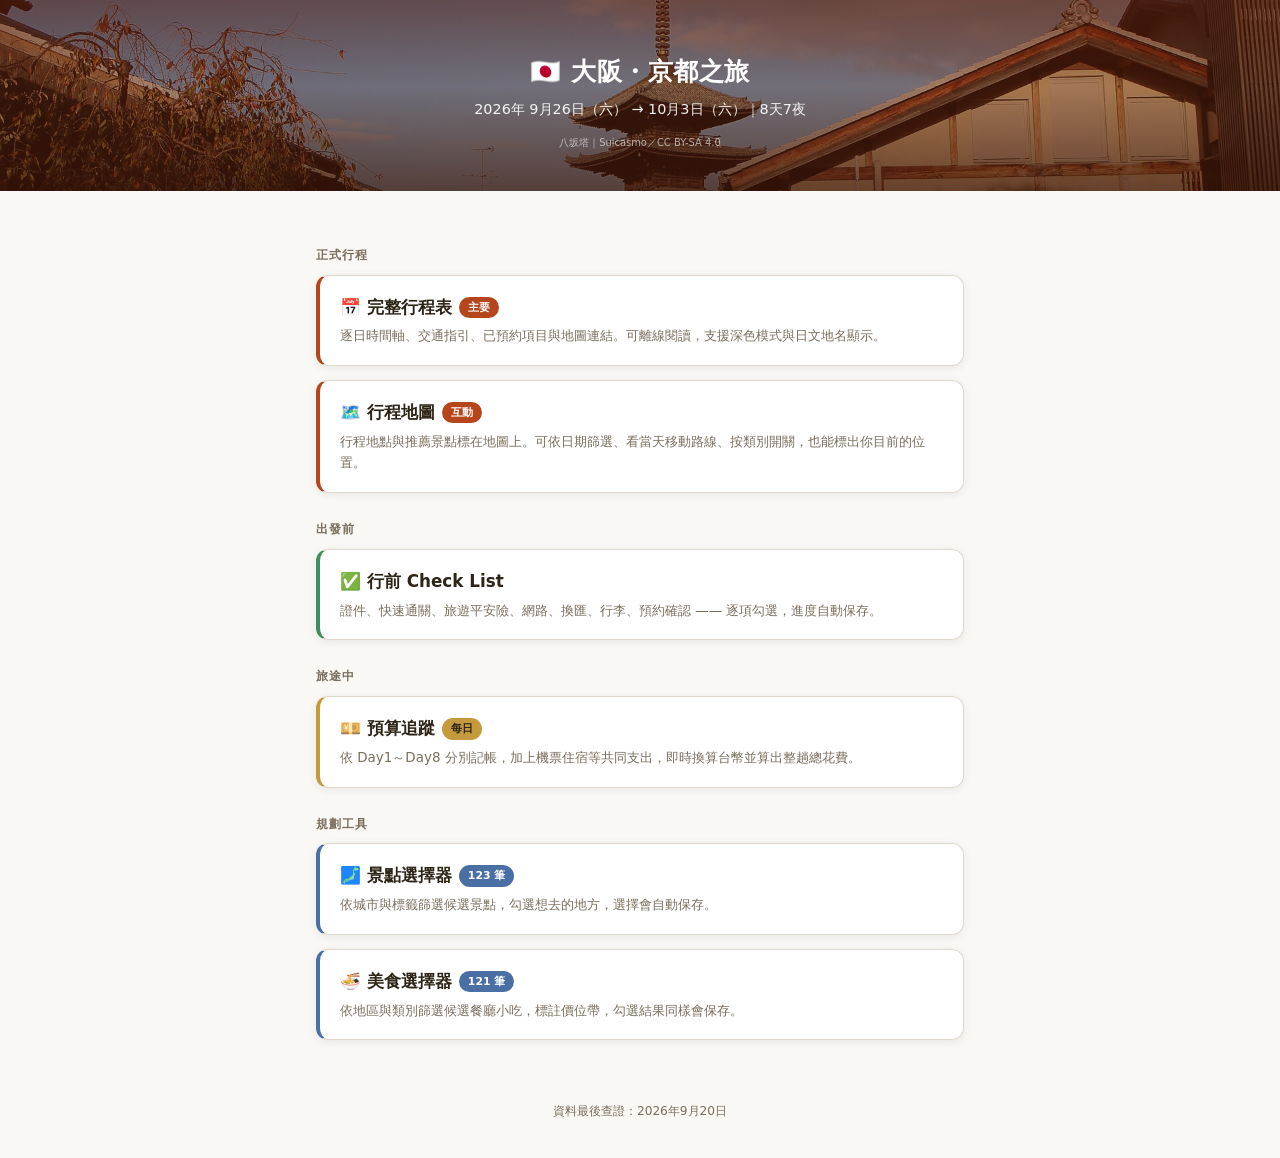
<file: docs/index.html>
<!DOCTYPE html>
<html lang="zh-TW">
<head>
<meta charset="UTF-8">
<meta name="viewport" content="width=device-width, initial-scale=1.0">
<title>大阪・京都之旅 2026</title>
<meta name="description" content="2026年9月26日至10月3日 關西 8天7夜 — 行程表與規劃工具入口">
<meta name="theme-color" content="#B5451B">
<style>
:root {
  --primary: #B5451B;
  --primary-dark: #8C2E0A;
  --primary-light: #D4652F;
  --secondary: #4A6FA5;
  --accent: #C49A3C;
  --bg: #FAF8F5;
  --surface: #FFFFFF;
  --text: #2C2416;
  --muted: #7A6E5D;
  --border: #E0D8CC;
  --shadow: 0 2px 8px rgba(44,36,22,0.08);
  --font: 'Noto Sans TC', 'PingFang TC', 'Hiragino Sans', 'Microsoft JhengHei',
          'Yu Gothic UI', system-ui, -apple-system, sans-serif;
}

@media (prefers-color-scheme: dark) {
  :root:not([data-theme="light"]) {
    --primary: #E8825A;
    --primary-dark: #C4603A;
    --primary-light: #F0A181;
    --secondary: #8FB3DE;
    --accent: #D9B463;
    --bg: #17140F;
    --surface: #221E17;
    --text: #EDE6DA;
    --muted: #A69A88;
    --border: #3A332A;
    --shadow: 0 2px 8px rgba(0,0,0,0.5);
  }
}

*, *::before, *::after { box-sizing: border-box; margin: 0; padding: 0; }

body {
  font-family: var(--font);
  background: var(--bg);
  color: var(--text);
  line-height: 1.6;
  -webkit-font-smoothing: antialiased;
}

header {
  position: relative;
  isolation: isolate;
  overflow: hidden;
  /* 照片未載入／離線時的備援底色 */
  background: linear-gradient(135deg, var(--primary-dark), var(--primary) 55%, var(--primary-light));
  color: #fff;
  text-align: center;
  padding: 52px 16px 40px;
}

header .hero-img {
  position: absolute;
  inset: 0;
  width: 100%;
  height: 100%;
  object-fit: cover;
  object-position: center 38%;
  z-index: -2;
  opacity: 0;
  transition: opacity 0.5s ease;
}

header .hero-img.is-loaded { opacity: 1; }

header::before {
  content: '';
  position: absolute;
  inset: 0;
  z-index: -1;
  background: linear-gradient(180deg,
    rgba(90, 30, 10, 0.70) 0%,
    rgba(90, 30, 10, 0.52) 45%,
    rgba(60, 20, 8, 0.78) 100%);
}

header h1 { font-size: 1.55rem; font-weight: 800; letter-spacing: 0.5px; }
header p  { font-size: 0.9rem; opacity: 0.92; margin-top: 6px; }

header .hero-credit {
  display: block;
  margin-top: 14px;
  font-size: 0.62rem;
  color: rgba(255,255,255,0.62);
  text-decoration: none;
}

header .hero-credit:hover { color: rgba(255,255,255,0.92); text-decoration: underline; }

main { max-width: 680px; margin: 0 auto; padding: 28px 16px 48px; }

.card {
  display: block;
  background: var(--surface);
  border: 1px solid var(--border);
  border-left: 4px solid var(--primary);
  border-radius: 12px;
  padding: 18px 20px;
  margin-bottom: 14px;
  box-shadow: var(--shadow);
  color: inherit;
  text-decoration: none;
  transition: transform 0.15s, border-left-color 0.15s;
}

.card:hover { transform: translateY(-2px); border-left-color: var(--accent); }
.card.is-tool   { border-left-color: var(--secondary); }
.card.is-check  { border-left-color: #3F8F5E; }
.card.is-budget { border-left-color: var(--accent); }
.card h2 { font-size: 1.05rem; font-weight: 700; margin-bottom: 5px; }
.card p  { font-size: 0.84rem; color: var(--muted); }

.badge {
  display: inline-block;
  font-size: 0.68rem;
  font-weight: 600;
  padding: 2px 9px;
  border-radius: 20px;
  background: var(--primary);
  color: #fff;
  margin-left: 7px;
  vertical-align: 2px;
}

.badge.tool   { background: var(--secondary); }
.badge.budget { background: var(--accent); color: #2C2416; }

h3.group {
  font-size: 0.78rem;
  font-weight: 700;
  text-transform: uppercase;
  letter-spacing: 1px;
  color: var(--muted);
  margin: 26px 0 10px;
}

footer {
  text-align: center;
  font-size: 0.76rem;
  color: var(--muted);
  padding: 0 16px 36px;
}
</style>
</head>
<body>

<header data-hero>
  <h1>🇯🇵 大阪・京都之旅</h1>
  <p>2026年 9月26日（六） → 10月3日（六）｜8天7夜</p>
</header>

<main>
  <h3 class="group">正式行程</h3>

  <a class="card" href="final/index.html">
    <h2>📅 完整行程表<span class="badge">主要</span></h2>
    <p>逐日時間軸、交通指引、已預約項目與地圖連結。可離線閱讀，支援深色模式與日文地名顯示。</p>
  </a>

  <a class="card" href="map/index.html">
    <h2>🗺️ 行程地圖<span class="badge">互動</span></h2>
    <p>行程地點與推薦景點標在地圖上。可依日期篩選、看當天移動路線、按類別開關，也能標出你目前的位置。</p>
  </a>

  <h3 class="group">出發前</h3>

  <a class="card is-check" href="checklist/index.html">
    <h2>✅ 行前 Check List</h2>
    <p>證件、快速通關、旅遊平安險、網路、換匯、行李、預約確認 —— 逐項勾選，進度自動保存。</p>
  </a>

  <h3 class="group">旅途中</h3>

  <a class="card is-budget" href="budget/index.html">
    <h2>💴 預算追蹤<span class="badge budget">每日</span></h2>
    <p>依 Day1～Day8 分別記帳，加上機票住宿等共同支出，即時換算台幣並算出整趟總花費。</p>
  </a>

  <h3 class="group">規劃工具</h3>

  <a class="card is-tool" href="selector/attractions.html">
    <h2>🗾 景點選擇器<span class="badge tool">123 筆</span></h2>
    <p>依城市與標籤篩選候選景點，勾選想去的地方，選擇會自動保存。</p>
  </a>

  <a class="card is-tool" href="selector/foods.html">
    <h2>🍜 美食選擇器<span class="badge tool">121 筆</span></h2>
    <p>依地區與類別篩選候選餐廳小吃，標註價位帶，勾選結果同樣會保存。</p>
  </a>

</main>

<footer>
  <p>資料最後查證：2026年9月20日</p>
</footer>

<script src="assets/hero/hero.js"></script>
<script>
  // 隨機挑一張關西風景照當頁首底圖
  if (window.applyHero) window.applyHero('assets/hero/');
</script>

</body>
</html>
</file>
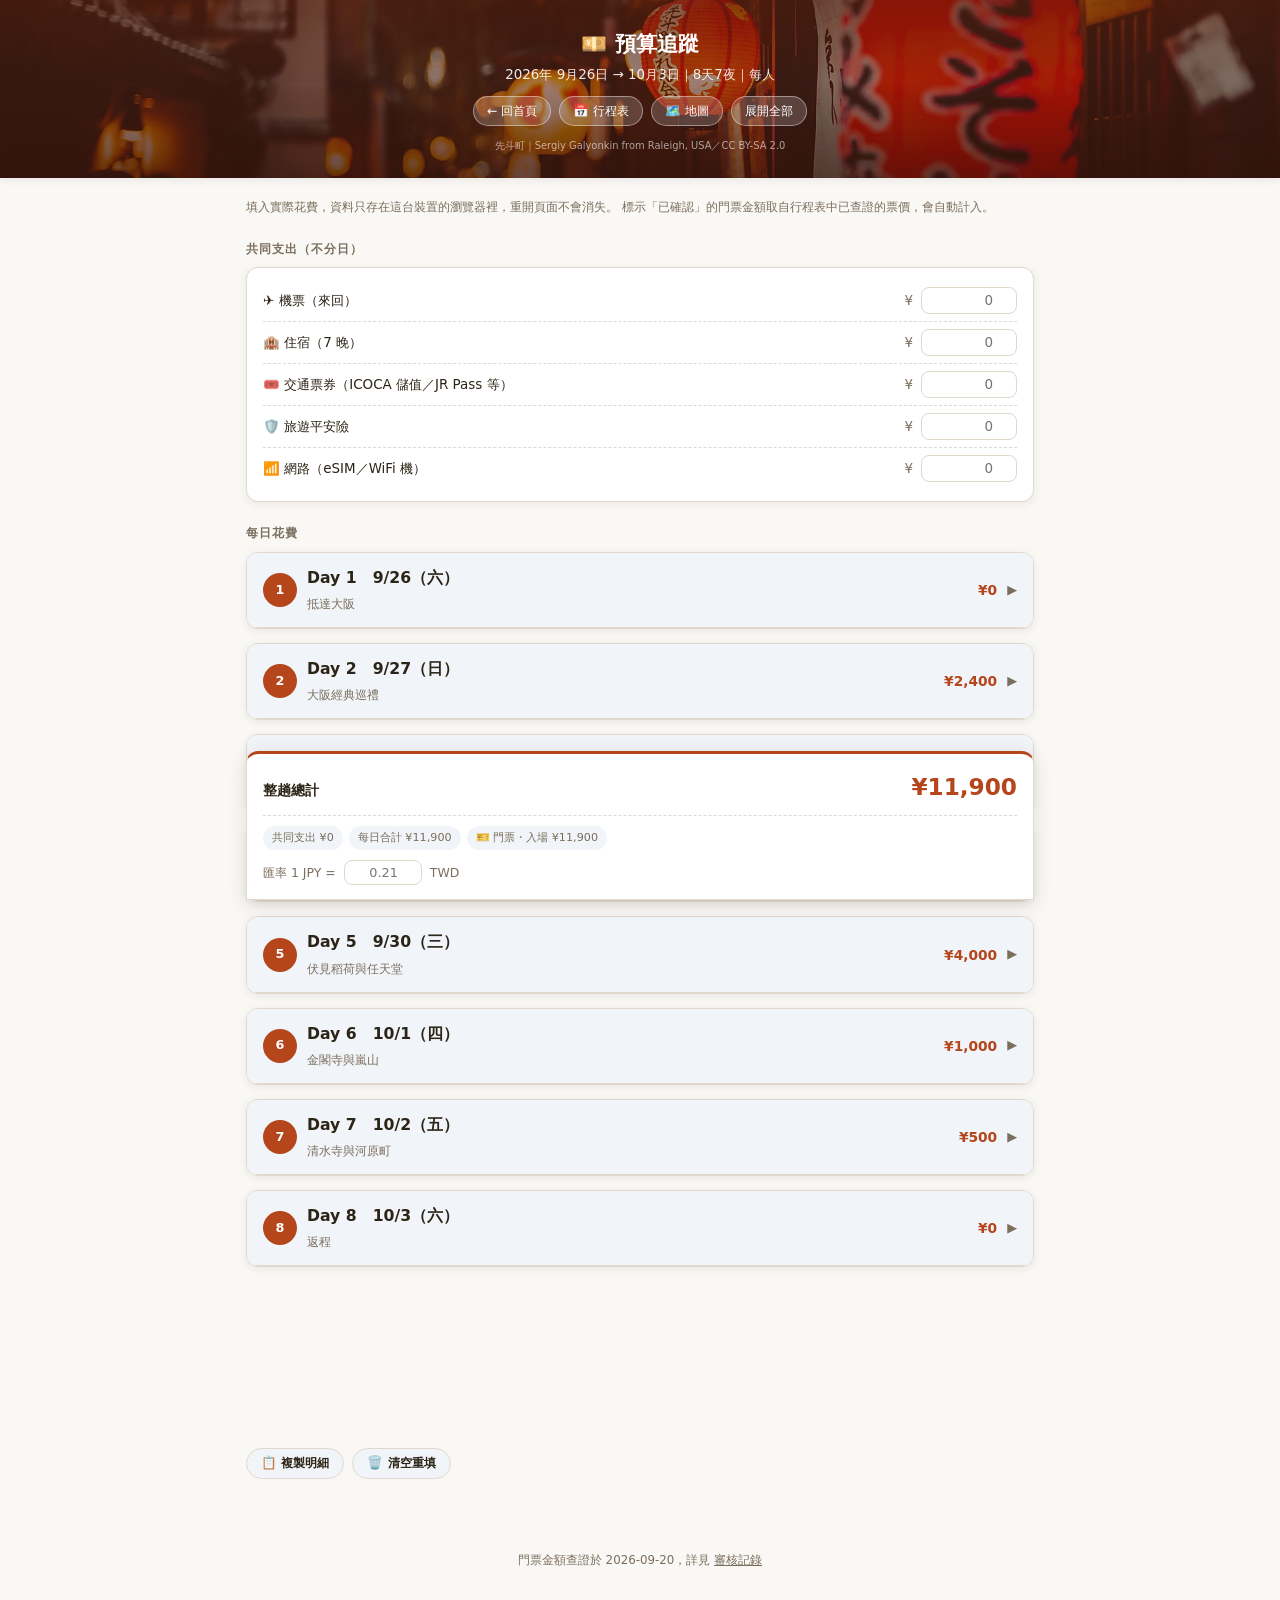
<file: docs/budget/index.html>
<!DOCTYPE html>
<html lang="zh-TW">
<head>
<meta charset="UTF-8">
<meta name="viewport" content="width=device-width, initial-scale=1.0">
<title>預算追蹤｜大阪・京都之旅 2026</title>
<meta name="description" content="關西 8天7夜每日花費記帳與總預算換算">
<meta name="theme-color" content="#B5451B">
<link rel="stylesheet" href="../assets/base.css">
<style>
/* === 每日面板 === */
.day-panel .panel-head { cursor: pointer; user-select: none; }
.day-panel .panel-head .caret { color: var(--muted); font-size: 0.8rem; transition: transform 0.2s; }
.day-panel.open .panel-head .caret { transform: rotate(90deg); }
.day-panel .panel-body { display: none; }
.day-panel.open .panel-body { display: block; }

.day-badge {
  width: 34px; height: 34px;
  border-radius: 50%;
  background: var(--primary);
  color: #fff;
  display: flex; align-items: center; justify-content: center;
  font-size: 0.8rem; font-weight: 800;
  flex-shrink: 0;
}

.day-sum { font-size: 0.86rem; font-weight: 700; color: var(--primary); white-space: nowrap; }

/* === 金額列 === */
.row {
  display: flex;
  align-items: center;
  gap: 8px;
  padding: 7px 0;
  border-bottom: 1px dashed var(--border);
  font-size: 0.84rem;
}

.row:last-child { border-bottom: none; }
.row .label { flex: 1; min-width: 0; }
.row .label small { display: block; color: var(--muted); font-size: 0.72rem; line-height: 1.45; }
.row .yen { color: var(--muted); }

.row input[type="number"] {
  width: 96px;
  padding: 5px 8px;
  border: 1px solid var(--border);
  border-radius: var(--radius-sm);
  background: var(--surface);
  color: var(--text);
  font-family: var(--font);
  font-size: 0.84rem;
  text-align: right;
}

.row input[type="number"]:focus {
  outline: none;
  border-color: var(--primary);
}

.row.fixed .amount {
  width: 96px;
  text-align: right;
  font-weight: 600;
  color: var(--muted);
  font-size: 0.84rem;
}

/* === 總計 === */
.total-card {
  position: sticky;
  bottom: 0;
  background: var(--surface);
  border: 1px solid var(--border);
  border-top: 3px solid var(--primary);
  border-radius: var(--radius) var(--radius) 0 0;
  box-shadow: var(--shadow-lg);
  padding: 14px 16px;
  margin-top: 18px;
  z-index: 10;
}

.total-row {
  display: flex;
  justify-content: space-between;
  align-items: baseline;
  gap: 12px;
}

.total-row .t-label { font-size: 0.86rem; font-weight: 700; }
.total-row .t-jpy { font-size: 1.45rem; font-weight: 800; color: var(--primary); }
.total-row .t-twd { font-size: 0.8rem; color: var(--muted); }

.breakdown {
  display: flex;
  flex-wrap: wrap;
  gap: 6px;
  margin-top: 10px;
  padding-top: 10px;
  border-top: 1px dashed var(--border);
}

.breakdown span {
  font-size: 0.7rem;
  padding: 3px 9px;
  border-radius: 20px;
  background: var(--surface-alt);
  color: var(--muted);
  white-space: nowrap;
}

.rate-row {
  display: flex;
  align-items: center;
  gap: 8px;
  font-size: 0.78rem;
  color: var(--muted);
  margin-top: 10px;
}

.rate-row input {
  width: 78px;
  padding: 4px 8px;
  border: 1px solid var(--border);
  border-radius: var(--radius-sm);
  background: var(--surface);
  color: var(--text);
  font-family: var(--font);
  font-size: 0.8rem;
  text-align: right;
}
</style>
</head>
<body>

<header class="site-header" data-hero>
  <div class="container">
    <h1>💴 預算追蹤</h1>
    <p class="sub">2026年 9月26日 → 10月3日｜8天7夜｜每人</p>
    <div class="toolbar">
      <a class="tb-link" href="../index.html">← 回首頁</a>
      <a class="tb-link" href="../final/index.html">📅 行程表</a>
      <a class="tb-link" href="../map/index.html">🗺️ 地圖</a>
      <button type="button" id="expandBtn" onclick="toggleAll()">展開全部</button>
    </div>
  </div>
</header>

<main>
  <div class="container">

    <p class="hint">
      填入實際花費，資料只存在這台裝置的瀏覽器裡，重開頁面不會消失。
      標示「已確認」的門票金額取自行程表中已查證的票價，會自動計入。
    </p>

    <h3 class="section-title">共同支出（不分日）</h3>
    <div class="panel">
      <div class="panel-body" id="sharedBody"></div>
    </div>

    <h3 class="section-title">每日花費</h3>
    <div id="days"></div>

    <div class="total-card">
      <div class="total-row">
        <span class="t-label">整趟總計</span>
        <span>
          <span class="t-jpy" id="grandJpy">¥0</span>
          <span class="t-twd" id="grandTwd"></span>
        </span>
      </div>
      <div class="breakdown" id="breakdown"></div>
      <div class="rate-row">
        <span>匯率 1 JPY =</span>
        <input type="number" id="rate" min="0" step="0.001" placeholder="0.21">
        <span>TWD</span>
      </div>
    </div>

    <div class="btn-row">
      <button class="btn" type="button" onclick="copySummary()" id="copyBtn">📋 複製明細</button>
      <button class="btn" type="button" onclick="resetAll()">🗑️ 清空重填</button>
    </div>

  </div>
</main>

<footer class="site-footer">
  <p>門票金額查證於 2026-09-20，詳見 <a href="https://github.com/threshadow98171314/osaka-kyoto-trip/blob/main/audit/records/2026-09-20.md" target="_blank" rel="noopener">審核記錄</a></p>
</footer>

<script src="../assets/hero/hero.js"></script>
<script>
(function () {
  'use strict';

  /* localStorage 在無痕視窗／封鎖 cookie 時會丟例外，全部包起來 */
  var store = {
    get: function (k, d) { try { var v = localStorage.getItem(k); return v === null ? d : v; } catch (e) { return d; } },
    set: function (k, v) { try { localStorage.setItem(k, v); } catch (e) {} },
    del: function (k) { try { localStorage.removeItem(k); } catch (e) {} }
  };

  var CATS = [
    { key: 'transport', label: '🚇 交通' },
    { key: 'food',      label: '🍽️ 餐飲' },
    { key: 'ticket',    label: '🎫 門票・入場' },
    { key: 'shopping',  label: '🛍️ 購物' },
    { key: 'other',     label: '➕ 其他' },
  ];

  var SHARED = [
    { key: 'flight', label: '✈️ 機票（來回）' },
    { key: 'hotel',  label: '🏨 住宿（7 晚）' },
    { key: 'pass',   label: '🎟️ 交通票券（ICOCA 儲值／JR Pass 等）' },
    { key: 'insure', label: '🛡️ 旅遊平安險' },
    { key: 'esim',   label: '📶 網路（eSIM／WiFi 機）' },
  ];

  /* 行程表中已查證的固定門票（每人・日圓），合計 ¥11,900 */
  var DAYS = [
    { n: 1, date: '9/26（六）', title: '抵達大阪', fixed: [] },
    { n: 2, date: '9/27（日）', title: '大阪經典巡禮', fixed: [
        { name: '大阪城天守閣（含豐臣石垣館）', amount: 1200 },
        { name: '大阪城 西之丸庭園', amount: 200 },
        { name: 'なにわの湯（週日價）', amount: 1000 } ] },
    { n: 3, date: '9/28（一）', title: '姬路城與神戶牛', fixed: [
        { name: '姬路城（2026/3 起調漲）', amount: 2500 } ] },
    { n: 4, date: '9/29（二）', title: '奈良與 teamLab', fixed: [
        { name: '東大寺大佛殿', amount: 800 },
        { name: '春日大社 御本殿特別參拜', amount: 700 } ] },
    { n: 5, date: '9/30（三）', title: '伏見稻荷與任天堂', fixed: [
        { name: '平等院（庭園＋鳳翔館）', amount: 700 },
        { name: '任天堂博物館', amount: 3300 } ] },
    { n: 6, date: '10/1（四）', title: '金閣寺與嵐山', fixed: [
        { name: '金閣寺', amount: 500 },
        { name: '天龍寺 庭園', amount: 500 } ] },
    { n: 7, date: '10/2（五）', title: '清水寺與河原町', fixed: [
        { name: '清水寺', amount: 500 } ] },
    { n: 8, date: '10/3（六）', title: '返程', fixed: [] },
  ];

  var $ = function (s, r) { return (r || document).querySelector(s); };
  var yen = function (n) { return '¥' + Math.round(n).toLocaleString('zh-TW'); };

  function val(id) {
    var el = document.getElementById(id);
    if (!el) return 0;
    var v = parseFloat(el.value);
    return (isFinite(v) && v > 0) ? v : 0;
  }

  function fixedTotal(day) {
    return day.fixed.reduce(function (s, f) { return s + f.amount; }, 0);
  }

  /* ---------- 建立畫面 ---------- */
  function amountRow(id, label, sub) {
    return '<div class="row">'
      + '<span class="label">' + label + (sub ? '<small>' + sub + '</small>' : '') + '</span>'
      + '<span class="yen">¥</span>'
      + '<input type="number" id="' + id + '" min="0" step="100" placeholder="0" inputmode="numeric">'
      + '</div>';
  }

  function build() {
    $('#sharedBody').innerHTML = SHARED.map(function (s) {
      return amountRow('s-' + s.key, s.label);
    }).join('');

    $('#days').innerHTML = DAYS.map(function (d) {
      var fixedRows = d.fixed.map(function (f) {
        return '<div class="row fixed">'
          + '<span class="label">🎫 ' + f.name + '<small>已確認票價，自動計入</small></span>'
          + '<span class="amount">' + yen(f.amount) + '</span></div>';
      }).join('');

      var inputRows = CATS.map(function (c) {
        return amountRow('d' + d.n + '-' + c.key, c.label);
      }).join('');

      return '<section class="panel day-panel" id="panel-' + d.n + '">'
        + '<div class="panel-head" onclick="togglePanel(' + d.n + ')">'
        +   '<span class="day-badge">' + d.n + '</span>'
        +   '<h2>Day ' + d.n + '　' + d.date + '<br><small style="font-weight:400;color:var(--muted);font-size:0.76rem">' + d.title + '</small></h2>'
        +   '<span class="day-sum" id="sum-' + d.n + '">' + yen(fixedTotal(d)) + '</span>'
        +   '<span class="caret">▶</span>'
        + '</div>'
        + '<div class="panel-body">' + fixedRows + inputRows + '</div>'
        + '</section>';
    }).join('');
  }

  /* ---------- 計算 ---------- */
  function dayTotal(d) {
    return fixedTotal(d) + CATS.reduce(function (s, c) {
      return s + val('d' + d.n + '-' + c.key);
    }, 0);
  }

  function recalc() {
    var sharedSum = SHARED.reduce(function (s, x) { return s + val('s-' + x.key); }, 0);
    var daySum = 0;

    DAYS.forEach(function (d) {
      var t = dayTotal(d);
      daySum += t;
      var el = document.getElementById('sum-' + d.n);
      if (el) el.textContent = yen(t);
    });

    var grand = sharedSum + daySum;
    $('#grandJpy').textContent = yen(grand);

    var rate = parseFloat($('#rate').value);
    $('#grandTwd').textContent = (isFinite(rate) && rate > 0)
      ? '≈ NT$' + Math.round(grand * rate).toLocaleString('zh-TW') : '';

    /* 分類小計（含每日各分類 + 共同支出） */
    var byCat = {};
    CATS.forEach(function (c) {
      byCat[c.label] = DAYS.reduce(function (s, d) { return s + val('d' + d.n + '-' + c.key); }, 0);
    });
    byCat['🎫 門票・入場'] += DAYS.reduce(function (s, d) { return s + fixedTotal(d); }, 0);

    var chips = [];
    chips.push('共同支出 ' + yen(sharedSum));
    chips.push('每日合計 ' + yen(daySum));
    Object.keys(byCat).forEach(function (k) {
      if (byCat[k] > 0) chips.push(k + ' ' + yen(byCat[k]));
    });
    $('#breakdown').innerHTML = chips.map(function (c) { return '<span>' + c + '</span>'; }).join('');
  }

  /* ---------- 儲存 ---------- */
  function allInputIds() {
    var ids = SHARED.map(function (s) { return 's-' + s.key; });
    DAYS.forEach(function (d) {
      CATS.forEach(function (c) { ids.push('d' + d.n + '-' + c.key); });
    });
    ids.push('rate');
    return ids;
  }

  function bind() {
    allInputIds().forEach(function (id) {
      var el = document.getElementById(id);
      if (!el) return;
      var saved = store.get('budget2.' + id, '');
      if (saved !== '') el.value = saved;
      el.addEventListener('input', function () {
        store.set('budget2.' + id, el.value);
        recalc();
      });
    });
  }

  /* ---------- 互動 ---------- */
  window.togglePanel = function (n) {
    var p = document.getElementById('panel-' + n);
    p.classList.toggle('open');
    store.set('budget2.open.' + n, p.classList.contains('open') ? '1' : '0');
  };

  window.toggleAll = function () {
    var panels = document.querySelectorAll('.day-panel');
    var anyClosed = [].some.call(panels, function (p) { return !p.classList.contains('open'); });
    [].forEach.call(panels, function (p, i) {
      p.classList.toggle('open', anyClosed);
      store.set('budget2.open.' + (i + 1), anyClosed ? '1' : '0');
    });
    $('#expandBtn').textContent = anyClosed ? '收合全部' : '展開全部';
  };

  window.resetAll = function () {
    if (!confirm('確定要清空所有已填入的金額嗎？此動作無法復原。')) return;
    allInputIds().forEach(function (id) {
      var el = document.getElementById(id);
      if (el) el.value = '';
      store.del('budget2.' + id);
    });
    recalc();
  };

  window.copySummary = function () {
    var rate = parseFloat($('#rate').value);
    var lines = ['【關西 8天7夜 預算明細（每人）】', ''];

    var sharedSum = 0;
    lines.push('◆ 共同支出');
    SHARED.forEach(function (s) {
      var v = val('s-' + s.key);
      sharedSum += v;
      if (v > 0) lines.push('　' + s.label.replace(/^\S+\s*/, '') + '：' + yen(v));
    });
    lines.push('　小計：' + yen(sharedSum), '');

    DAYS.forEach(function (d) {
      var t = dayTotal(d);
      if (t === 0) return;
      lines.push('◆ Day ' + d.n + '　' + d.date + '　' + d.title + '：' + yen(t));
      d.fixed.forEach(function (f) { lines.push('　' + f.name + '：' + yen(f.amount)); });
      CATS.forEach(function (c) {
        var v = val('d' + d.n + '-' + c.key);
        if (v > 0) lines.push('　' + c.label.replace(/^\S+\s*/, '') + '：' + yen(v));
      });
      lines.push('');
    });

    var grand = sharedSum + DAYS.reduce(function (s, d) { return s + dayTotal(d); }, 0);
    lines.push('━━━━━━━━━━━━');
    lines.push('總計：' + yen(grand)
      + ((isFinite(rate) && rate > 0) ? '　≈ NT$' + Math.round(grand * rate).toLocaleString('zh-TW') : ''));

    var text = lines.join('\n');
    var btn = $('#copyBtn');
    var done = function (ok) {
      btn.textContent = ok ? '✅ 已複製' : '⚠️ 複製失敗';
      setTimeout(function () { btn.textContent = '📋 複製明細'; }, 2000);
    };

    function legacyCopy() {
      var ta = document.createElement('textarea');
      ta.value = text;
      ta.setAttribute('readonly', '');
      ta.style.position = 'fixed';
      ta.style.opacity = '0';
      document.body.appendChild(ta);
      ta.select();
      ta.setSelectionRange(0, text.length);
      var ok = false;
      try { ok = document.execCommand('copy'); } catch (e) { ok = false; }
      document.body.removeChild(ta);
      return ok;
    }

    if (navigator.clipboard && navigator.clipboard.writeText) {
      navigator.clipboard.writeText(text).then(function () { done(true); }).catch(function () { done(legacyCopy()); });
    } else {
      done(legacyCopy());
    }
  };

  /* ---------- 啟動 ---------- */
  build();
  bind();

  // 還原展開狀態；第一次進來預設全部收合，只展開有固定門票的那幾天
  DAYS.forEach(function (d) {
    var saved = store.get('budget2.open.' + d.n, null);
    var open = saved === null ? false : saved === '1';
    document.getElementById('panel-' + d.n).classList.toggle('open', open);
  });

  recalc();
  if (window.applyHero) window.applyHero('../assets/hero/');
})();
</script>

</body>
</html>
</file>
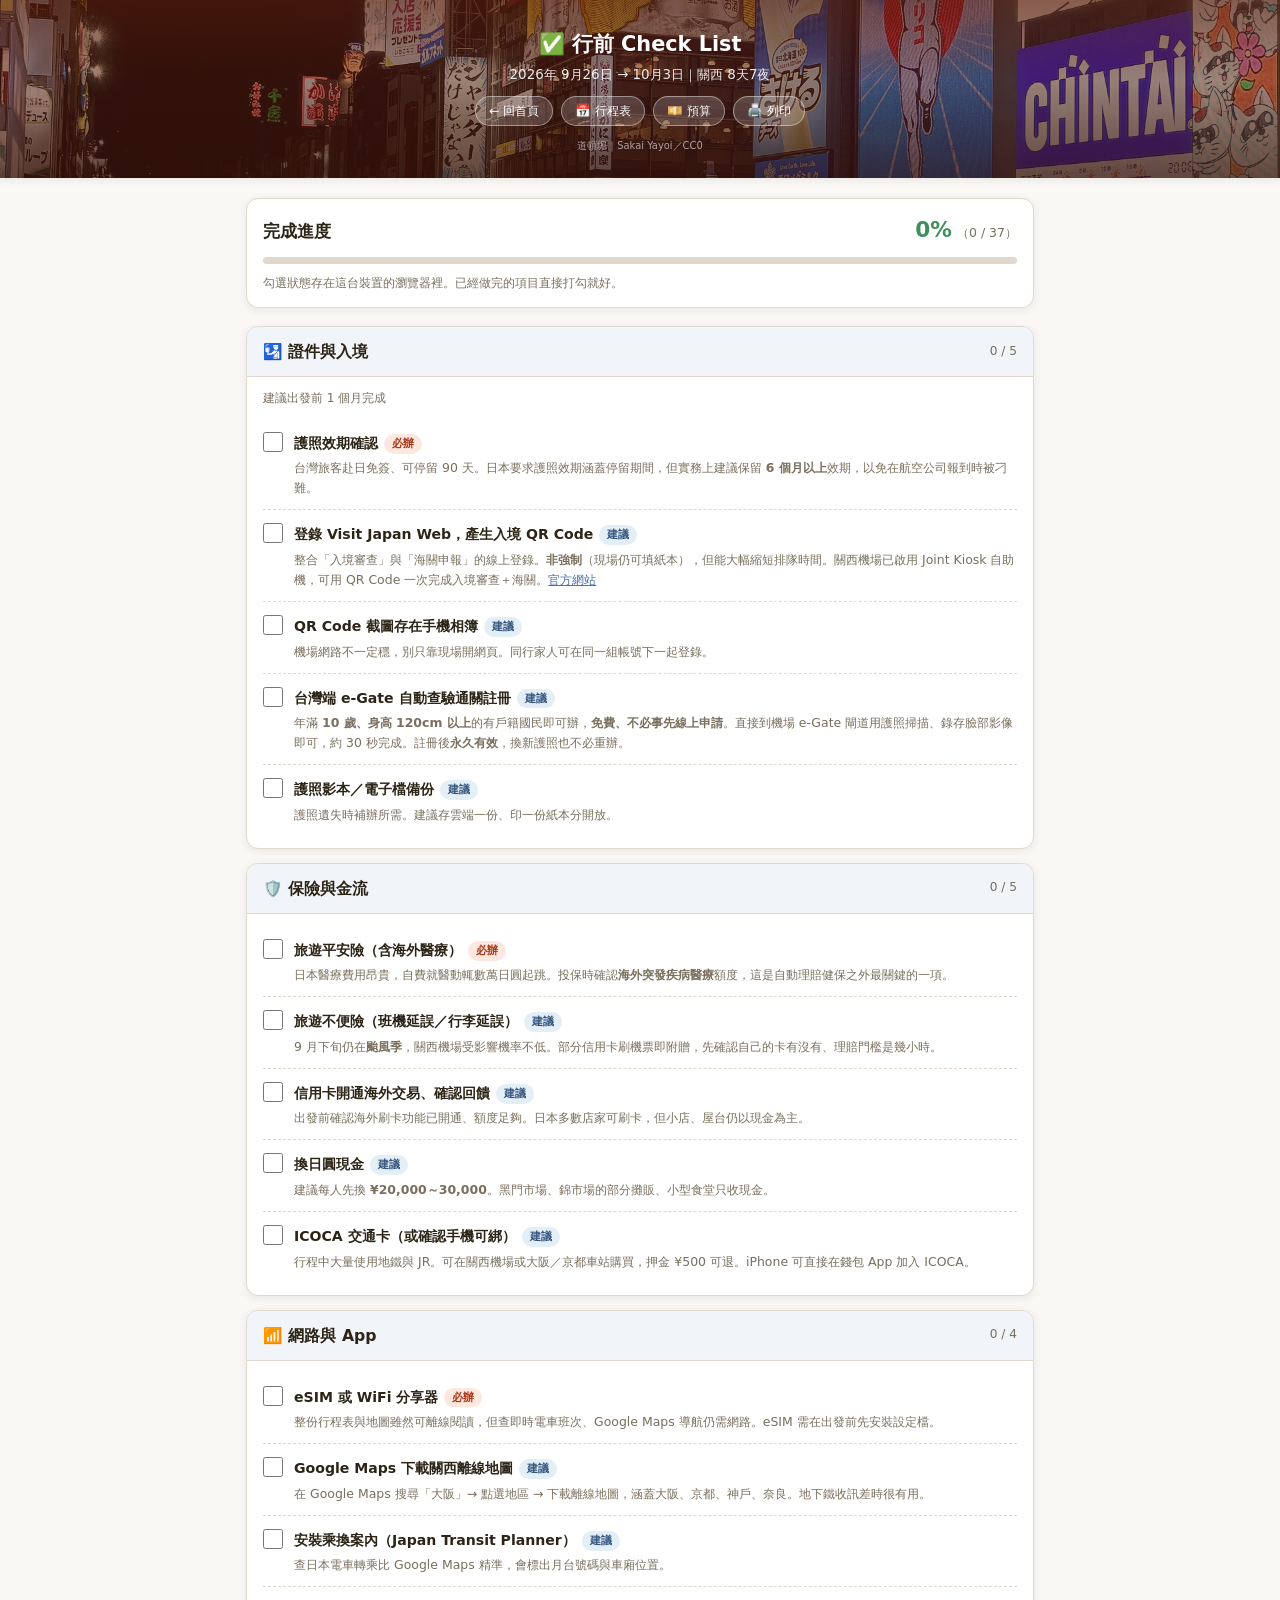
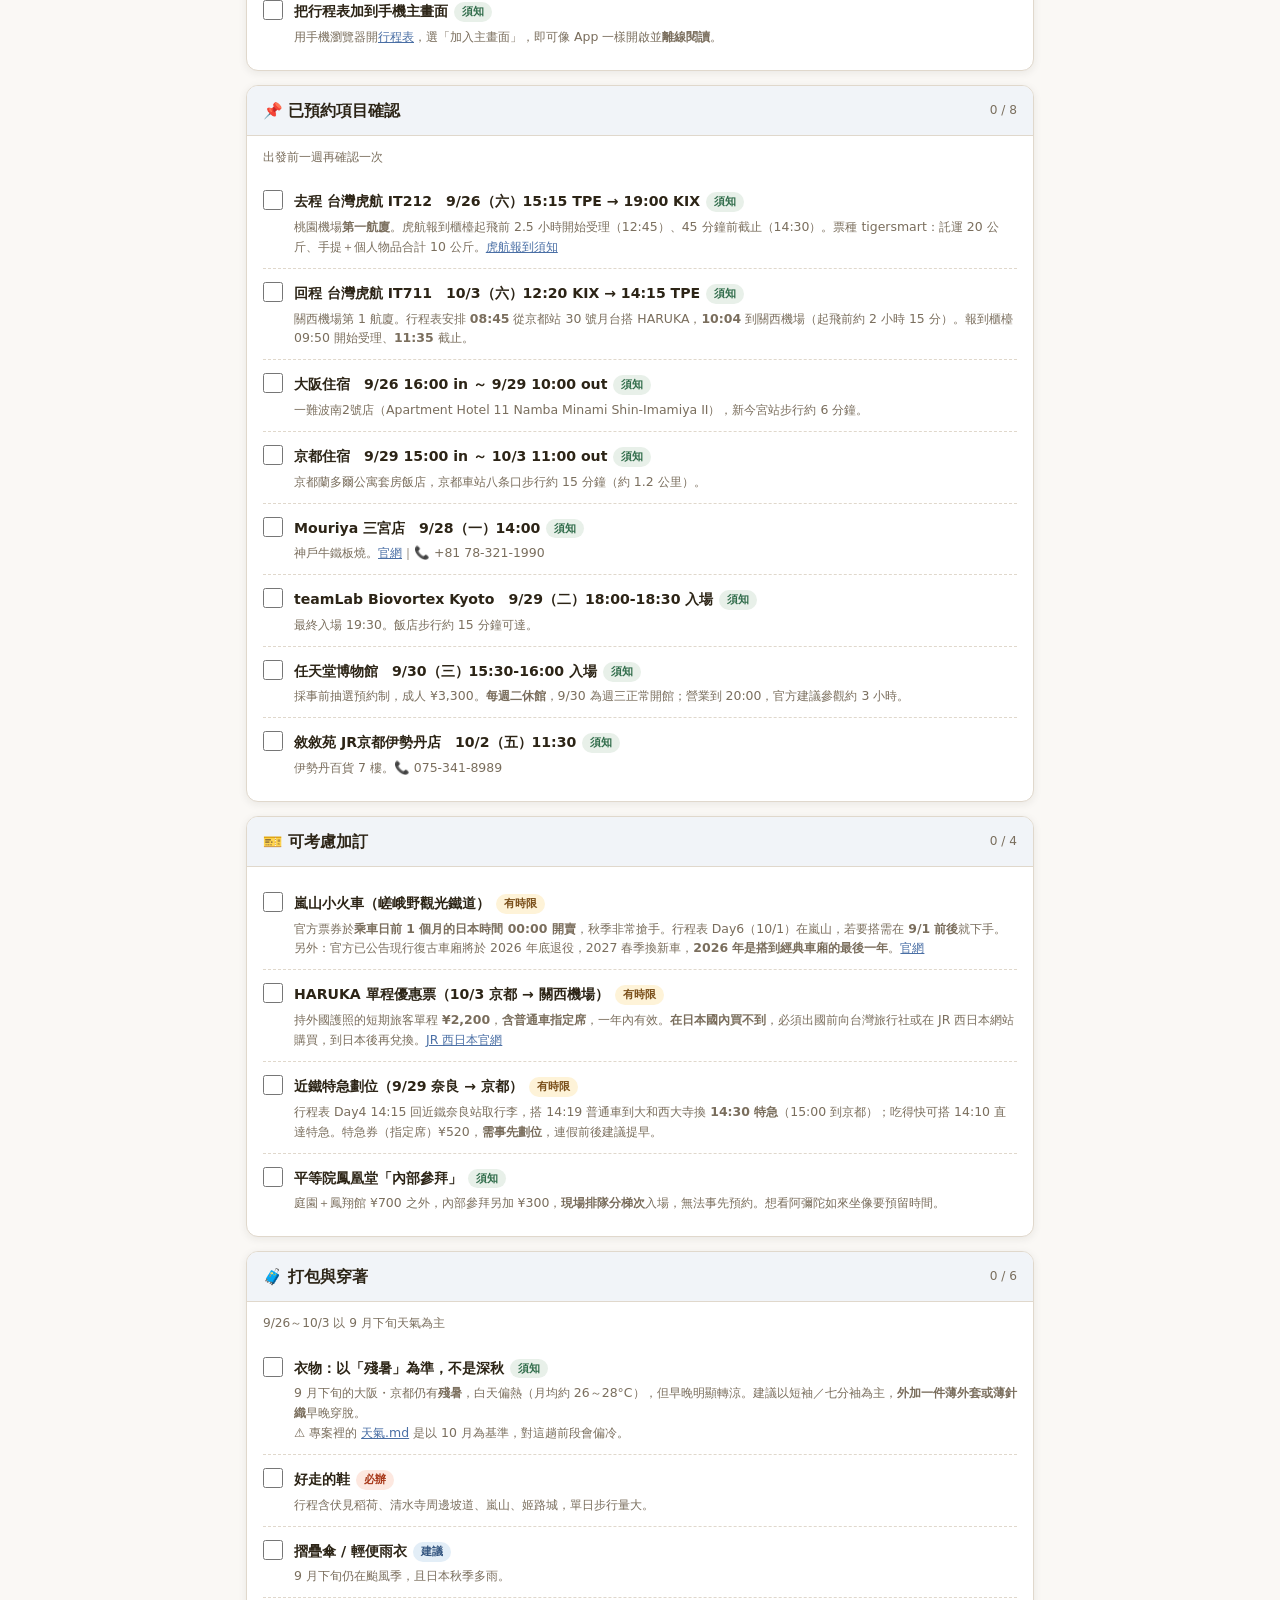
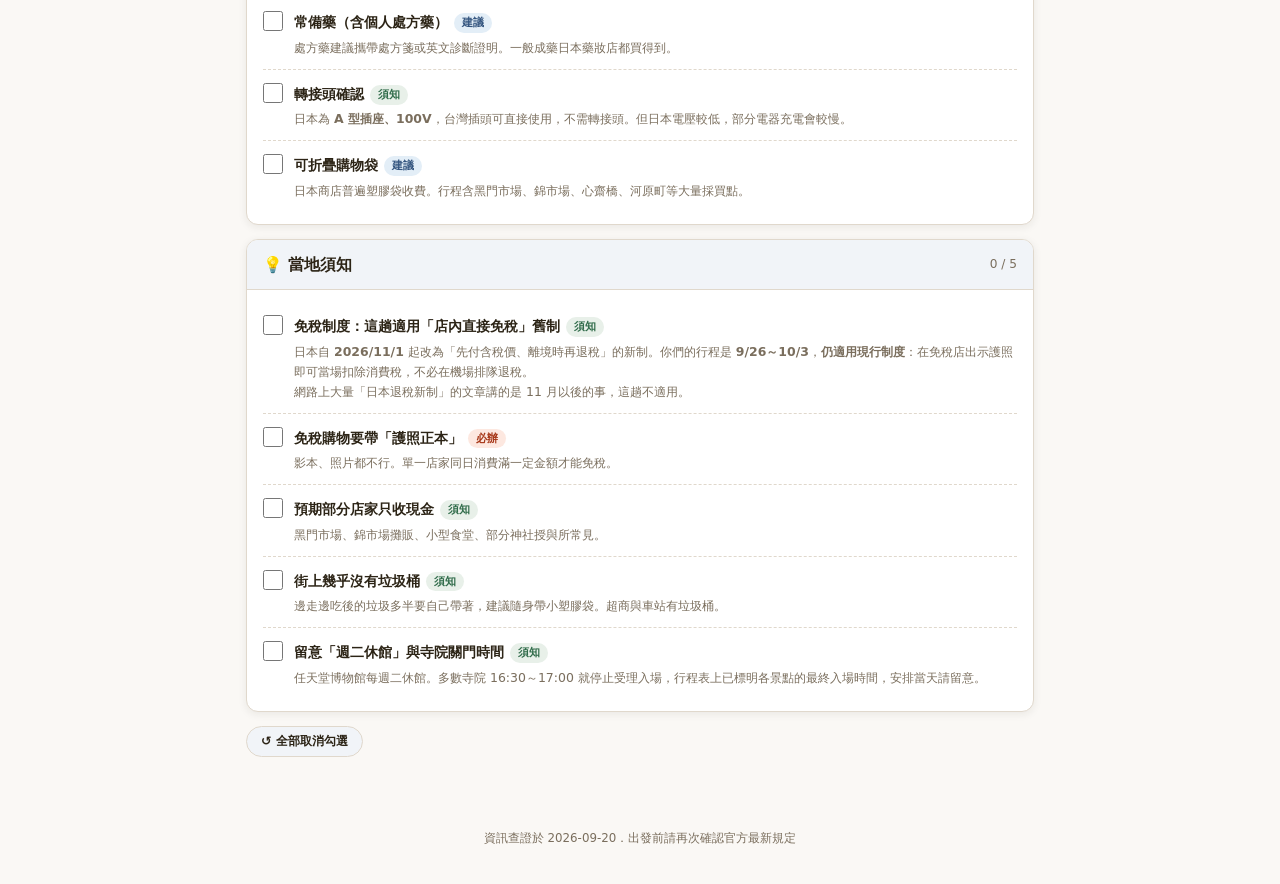
<file: docs/checklist/index.html>
<!DOCTYPE html>
<html lang="zh-TW">
<head>
<meta charset="UTF-8">
<meta name="viewport" content="width=device-width, initial-scale=1.0">
<title>行前 Check List｜大阪・京都之旅 2026</title>
<meta name="description" content="赴日旅遊行前準備確認清單 — 證件、入境、保險、網路、預約、打包">
<meta name="theme-color" content="#B5451B">
<link rel="stylesheet" href="../assets/base.css">
<style>
.summary {
  background: var(--surface);
  border: 1px solid var(--border);
  border-radius: var(--radius);
  box-shadow: var(--shadow);
  padding: 14px 16px;
  margin-bottom: 18px;
}

.summary-row {
  display: flex;
  justify-content: space-between;
  align-items: baseline;
  margin-bottom: 9px;
}

.summary-row strong { font-size: 1.05rem; }
.summary-row .pct { font-size: 1.35rem; font-weight: 800; color: var(--ok); }

.group-head .meta.done { color: var(--ok); font-weight: 700; }

/* === 項目 === */
.item {
  display: flex;
  gap: 11px;
  padding: 11px 0;
  border-bottom: 1px dashed var(--border);
}

.item:last-child { border-bottom: none; }

.item input[type="checkbox"] {
  width: 20px;
  height: 20px;
  margin-top: 2px;
  flex-shrink: 0;
  accent-color: var(--ok);
  cursor: pointer;
}

.item .body { flex: 1; min-width: 0; }

.item .t {
  font-size: 0.88rem;
  font-weight: 600;
  line-height: 1.5;
  cursor: pointer;
}

.item.checked .t { text-decoration: line-through; color: var(--muted); }

.item .d {
  font-size: 0.78rem;
  color: var(--muted);
  line-height: 1.6;
  margin-top: 3px;
}

.item .d a { color: var(--secondary); }

.tagline {
  display: inline-block;
  font-size: 0.66rem;
  font-weight: 700;
  padding: 2px 8px;
  border-radius: 20px;
  margin-left: 6px;
  vertical-align: 1px;
  white-space: nowrap;
}

.tagline.must  { background: #FDE8E0; color: #A8391A; }
.tagline.rec   { background: #E3EEF7; color: #34557F; }
.tagline.when  { background: #FEF3D8; color: #7A4F1A; }
.tagline.info  { background: #E8F0E9; color: #2F6B49; }

@media (prefers-color-scheme: dark) {
  :root:not([data-theme="light"]) .tagline.must { background: #4E2A1C; color: #F5B79B; }
  :root:not([data-theme="light"]) .tagline.rec  { background: #1E3A52; color: #A8CBEC; }
  :root:not([data-theme="light"]) .tagline.when { background: #4A3A18; color: #F0D9A0; }
  :root:not([data-theme="light"]) .tagline.info { background: #22402F; color: #9AD9B5; }
}

.callout {
  background: var(--surface-alt);
  border-left: 3px solid var(--accent);
  border-radius: 0 var(--radius-sm) var(--radius-sm) 0;
  padding: 10px 13px;
  margin: 10px 0 2px;
  font-size: 0.78rem;
  line-height: 1.65;
  color: var(--text);
}

.callout b { color: var(--primary); }
</style>
</head>
<body>

<header class="site-header" data-hero>
  <div class="container">
    <h1>✅ 行前 Check List</h1>
    <p class="sub">2026年 9月26日 → 10月3日｜關西 8天7夜</p>
    <div class="toolbar">
      <a class="tb-link" href="../index.html">← 回首頁</a>
      <a class="tb-link" href="../final/index.html">📅 行程表</a>
      <a class="tb-link" href="../budget/index.html">💴 預算</a>
      <button type="button" onclick="window.print()">🖨️ 列印</button>
    </div>
  </div>
</header>

<main>
  <div class="container">

    <div class="summary">
      <div class="summary-row">
        <strong>完成進度</strong>
        <span><span class="pct" id="pct">0%</span> <span style="font-size:0.78rem;color:var(--muted)" id="count"></span></span>
      </div>
      <div class="progress"><span id="bar" style="width:0%"></span></div>
      <p class="hint" style="margin:10px 0 0">
        勾選狀態存在這台裝置的瀏覽器裡。已經做完的項目直接打勾就好。
      </p>
    </div>

    <div id="groups"></div>

    <div class="btn-row">
      <button class="btn" type="button" onclick="uncheckAll()">↺ 全部取消勾選</button>
    </div>

  </div>
</main>

<footer class="site-footer">
  <p>資訊查證於 2026-09-20．出發前請再次確認官方最新規定</p>
</footer>

<script src="../assets/hero/hero.js"></script>
<script>
(function () {
  'use strict';

  var store = {
    get: function (k, d) { try { var v = localStorage.getItem(k); return v === null ? d : v; } catch (e) { return d; } },
    set: function (k, v) { try { localStorage.setItem(k, v); } catch (e) {} },
    del: function (k) { try { localStorage.removeItem(k); } catch (e) {} }
  };

  /* tag: must=必辦 / rec=建議 / when=時程提醒 / info=須知 */
  var GROUPS = [
    {
      id: 'doc', title: '🛂 證件與入境', note: '建議出發前 1 個月完成',
      items: [
        { id: 'passport', t: '護照效期確認', tag: 'must',
          d: '台灣旅客赴日免簽、可停留 90 天。日本要求護照效期涵蓋停留期間，但實務上建議保留 <b>6 個月以上</b>效期，以免在航空公司報到時被刁難。' },
        { id: 'vjw', t: '登錄 Visit Japan Web，產生入境 QR Code', tag: 'rec',
          d: '整合「入境審查」與「海關申報」的線上登錄。<b>非強制</b>（現場仍可填紙本），但能大幅縮短排隊時間。關西機場已啟用 Joint Kiosk 自助機，可用 QR Code 一次完成入境審查＋海關。<a href="https://services.digital.go.jp/en/visit-japan-web/" target="_blank" rel="noopener">官方網站</a>' },
        { id: 'vjw-save', t: 'QR Code 截圖存在手機相簿', tag: 'rec',
          d: '機場網路不一定穩，別只靠現場開網頁。同行家人可在同一組帳號下一起登錄。' },
        { id: 'egate', t: '台灣端 e-Gate 自動查驗通關註冊', tag: 'rec',
          d: '年滿 <b>10 歲、身高 120cm 以上</b>的有戶籍國民即可辦，<b>免費、不必事先線上申請</b>。直接到機場 e-Gate 閘道用護照掃描、錄存臉部影像即可，約 30 秒完成。註冊後<b>永久有效</b>，換新護照也不必重辦。' },
        { id: 'copy', t: '護照影本／電子檔備份', tag: 'rec',
          d: '護照遺失時補辦所需。建議存雲端一份、印一份紙本分開放。' },
      ]
    },
    {
      id: 'insure', title: '🛡️ 保險與金流',
      items: [
        { id: 'travel-ins', t: '旅遊平安險（含海外醫療）', tag: 'must',
          d: '日本醫療費用昂貴，自費就醫動輒數萬日圓起跳。投保時確認<b>海外突發疾病醫療</b>額度，這是自動理賠健保之外最關鍵的一項。' },
        { id: 'delay-ins', t: '旅遊不便險（班機延誤／行李延誤）', tag: 'rec',
          d: '9 月下旬仍在<b>颱風季</b>，關西機場受影響機率不低。部分信用卡刷機票即附贈，先確認自己的卡有沒有、理賠門檻是幾小時。' },
        { id: 'card', t: '信用卡開通海外交易、確認回饋', tag: 'rec',
          d: '出發前確認海外刷卡功能已開通、額度足夠。日本多數店家可刷卡，但小店、屋台仍以現金為主。' },
        { id: 'cash', t: '換日圓現金', tag: 'rec',
          d: '建議每人先換 <b>¥20,000～30,000</b>。黑門市場、錦市場的部分攤販、小型食堂只收現金。' },
        { id: 'icoca', t: 'ICOCA 交通卡（或確認手機可綁）', tag: 'rec',
          d: '行程中大量使用地鐵與 JR。可在關西機場或大阪／京都車站購買，押金 ¥500 可退。iPhone 可直接在錢包 App 加入 ICOCA。' },
      ]
    },
    {
      id: 'net', title: '📶 網路與 App',
      items: [
        { id: 'esim', t: 'eSIM 或 WiFi 分享器', tag: 'must',
          d: '整份行程表與地圖雖然可離線閱讀，但查即時電車班次、Google Maps 導航仍需網路。eSIM 需在出發前先安裝設定檔。' },
        { id: 'offline-map', t: 'Google Maps 下載關西離線地圖', tag: 'rec',
          d: '在 Google Maps 搜尋「大阪」→ 點選地區 → 下載離線地圖，涵蓋大阪、京都、神戶、奈良。地下鐵收訊差時很有用。' },
        { id: 'apps', t: '安裝乘換案內（Japan Transit Planner）', tag: 'rec',
          d: '查日本電車轉乘比 Google Maps 精準，會標出月台號碼與車廂位置。' },
        { id: 'pwa', t: '把行程表加到手機主畫面', tag: 'info',
          d: '用手機瀏覽器開<a href="../final/index.html">行程表</a>，選「加入主畫面」，即可像 App 一樣開啟並<b>離線閱讀</b>。' },
      ]
    },
    {
      id: 'booked', title: '📌 已預約項目確認', note: '出發前一週再確認一次',
      items: [
        { id: 'flight-out', t: '去程 台灣虎航 IT212　9/26（六）15:15 TPE → 19:00 KIX', tag: 'info',
          d: '桃園機場<b>第一航廈</b>。虎航報到櫃檯起飛前 2.5 小時開始受理（12:45）、45 分鐘前截止（14:30）。票種 tigersmart：託運 20 公斤、手提＋個人物品合計 10 公斤。<a href="https://www.tigerairtw.com/zh-tw/welcome-on-board/boarding" target="_blank" rel="noopener">虎航報到須知</a>' },
        { id: 'flight-back', t: '回程 台灣虎航 IT711　10/3（六）12:20 KIX → 14:15 TPE', tag: 'info',
          d: '關西機場第 1 航廈。行程表安排 <b>08:45</b> 從京都站 30 號月台搭 HARUKA，<b>10:04</b> 到關西機場（起飛前約 2 小時 15 分）。報到櫃檯 09:50 開始受理、<b>11:35</b> 截止。' },
        { id: 'hotel1', t: '大阪住宿　9/26 16:00 in ～ 9/29 10:00 out', tag: 'info',
          d: '一難波南2號店（Apartment Hotel 11 Namba Minami Shin-Imamiya II），新今宮站步行約 6 分鐘。' },
        { id: 'hotel2', t: '京都住宿　9/29 15:00 in ～ 10/3 11:00 out', tag: 'info',
          d: '京都蘭多爾公寓套房飯店，京都車站八条口步行約 15 分鐘（約 1.2 公里）。' },
        { id: 'mouriya', t: 'Mouriya 三宮店　9/28（一）14:00', tag: 'info',
          d: '神戶牛鐵板燒。<a href="https://www.mouriya.co.jp/" target="_blank" rel="noopener">官網</a>｜📞 +81 78-321-1990' },
        { id: 'teamlab', t: 'teamLab Biovortex Kyoto　9/29（二）18:00-18:30 入場', tag: 'info',
          d: '最終入場 19:30。飯店步行約 15 分鐘可達。' },
        { id: 'nintendo', t: '任天堂博物館　9/30（三）15:30-16:00 入場', tag: 'info',
          d: '採事前抽選預約制，成人 ¥3,300。<b>每週二休館</b>，9/30 為週三正常開館；營業到 20:00，官方建議參觀約 3 小時。' },
        { id: 'jojoen', t: '敘敘苑 JR京都伊勢丹店　10/2（五）11:30', tag: 'info',
          d: '伊勢丹百貨 7 樓。📞 075-341-8989' },
      ]
    },
    {
      id: 'optional', title: '🎫 可考慮加訂',
      items: [
        { id: 'torokko', t: '嵐山小火車（嵯峨野觀光鐵道）', tag: 'when',
          d: '官方票券於<b>乘車日前 1 個月的日本時間 00:00 開賣</b>，秋季非常搶手。行程表 Day6（10/1）在嵐山，若要搭需在 <b>9/1 前後</b>就下手。<br>另外：官方已公告現行復古車廂將於 2026 年底退役，2027 春季換新車，<b>2026 年是搭到經典車廂的最後一年</b>。<a href="https://www.sagano-kanko.co.jp/tc/" target="_blank" rel="noopener">官網</a>' },
        { id: 'haruka', t: 'HARUKA 單程優惠票（10/3 京都 → 關西機場）', tag: 'when',
          d: '持外國護照的短期旅客單程 <b>¥2,200</b>，<b>含普通車指定席</b>，一年內有效。<b>在日本國內買不到</b>，必須出國前向台灣旅行社或在 JR 西日本網站購買，到日本後再兌換。<a href="https://www.westjr.co.jp/travel-information/tc/tickets-passes/oneway/haruka/" target="_blank" rel="noopener">JR 西日本官網</a>' },
        { id: 'kintetsu', t: '近鐵特急劃位（9/29 奈良 → 京都）', tag: 'when',
          d: '行程表 Day4 14:15 回近鐵奈良站取行李，搭 14:19 普通車到大和西大寺換 <b>14:30 特急</b>（15:00 到京都）；吃得快可搭 14:10 直達特急。特急券（指定席）¥520，<b>需事先劃位</b>，連假前後建議提早。' },
        { id: 'byodoin-in', t: '平等院鳳凰堂「內部參拜」', tag: 'info',
          d: '庭園＋鳳翔館 ¥700 之外，內部參拜另加 ¥300，<b>現場排隊分梯次</b>入場，無法事先預約。想看阿彌陀如來坐像要預留時間。' },
      ]
    },
    {
      id: 'pack', title: '🧳 打包與穿著', note: '9/26～10/3 以 9 月下旬天氣為主',
      items: [
        { id: 'clothes', t: '衣物：以「殘暑」為準，不是深秋', tag: 'info',
          d: '9 月下旬的大阪・京都仍有<b>殘暑</b>，白天偏熱（月均約 26～28°C），但早晚明顯轉涼。建議以短袖／七分袖為主，<b>外加一件薄外套或薄針織</b>早晚穿脫。<br>⚠️ 專案裡的 <a href="../01_overview/天氣.md">天氣.md</a> 是以 10 月為基準，對這趟前段會偏冷。' },
        { id: 'shoes', t: '好走的鞋', tag: 'must',
          d: '行程含伏見稻荷、清水寺周邊坡道、嵐山、姬路城，單日步行量大。' },
        { id: 'umbrella', t: '摺疊傘 / 輕便雨衣', tag: 'rec',
          d: '9 月下旬仍在颱風季，且日本秋季多雨。' },
        { id: 'meds', t: '常備藥（含個人處方藥）', tag: 'rec',
          d: '處方藥建議攜帶處方箋或英文診斷證明。一般成藥日本藥妝店都買得到。' },
        { id: 'plug', t: '轉接頭確認', tag: 'info',
          d: '日本為 <b>A 型插座、100V</b>，台灣插頭可直接使用，不需轉接頭。但日本電壓較低，部分電器充電會較慢。' },
        { id: 'bag', t: '可折疊購物袋', tag: 'rec',
          d: '日本商店普遍塑膠袋收費。行程含黑門市場、錦市場、心齋橋、河原町等大量採買點。' },
      ]
    },
    {
      id: 'know', title: '💡 當地須知',
      items: [
        { id: 'taxfree', t: '免稅制度：這趟適用「店內直接免稅」舊制', tag: 'info',
          d: '日本自 <b>2026/11/1</b> 起改為「先付含稅價、離境時再退稅」的新制。你們的行程是 <b>9/26～10/3</b>，<b>仍適用現行制度</b>：在免稅店出示護照即可當場扣除消費稅，不必在機場排隊退稅。<br>網路上大量「日本退稅新制」的文章講的是 11 月以後的事，這趟不適用。' },
        { id: 'taxfree-doc', t: '免稅購物要帶「護照正本」', tag: 'must',
          d: '影本、照片都不行。單一店家同日消費滿一定金額才能免稅。' },
        { id: 'cash-only', t: '預期部分店家只收現金', tag: 'info',
          d: '黑門市場、錦市場攤販、小型食堂、部分神社授與所常見。' },
        { id: 'trash', t: '街上幾乎沒有垃圾桶', tag: 'info',
          d: '邊走邊吃後的垃圾多半要自己帶著，建議隨身帶小塑膠袋。超商與車站有垃圾桶。' },
        { id: 'nintendo-tue', t: '留意「週二休館」與寺院關門時間', tag: 'info',
          d: '任天堂博物館每週二休館。多數寺院 16:30～17:00 就停止受理入場，行程表上已標明各景點的最終入場時間，安排當天請留意。' },
      ]
    },
  ];

  var $ = function (s) { return document.querySelector(s); };
  var KEY = function (g, i) { return 'chk.' + g + '.' + i; };

  function build() {
    $('#groups').innerHTML = GROUPS.map(function (g) {
      var items = g.items.map(function (it) {
        var id = 'cb-' + g.id + '-' + it.id;
        return '<div class="item" id="item-' + g.id + '-' + it.id + '">'
          + '<input type="checkbox" id="' + id + '" data-g="' + g.id + '" data-i="' + it.id + '">'
          + '<div class="body">'
          +   '<label class="t" for="' + id + '">' + it.t
          +     '<span class="tagline ' + it.tag + '">' + tagLabel(it.tag) + '</span>'
          +   '</label>'
          +   (it.d ? '<div class="d">' + it.d + '</div>' : '')
          + '</div></div>';
      }).join('');

      return '<section class="panel">'
        + '<div class="panel-head group-head">'
        +   '<h2>' + g.title + '</h2>'
        +   '<span class="meta" id="meta-' + g.id + '"></span>'
        + '</div>'
        + '<div class="panel-body">'
        +   (g.note ? '<p class="hint">' + g.note + '</p>' : '')
        +   items
        + '</div></section>';
    }).join('');
  }

  function tagLabel(tag) {
    return { must: '必辦', rec: '建議', when: '有時限', info: '須知' }[tag] || tag;
  }

  function refresh() {
    var total = 0, done = 0;

    GROUPS.forEach(function (g) {
      var gt = g.items.length, gd = 0;
      g.items.forEach(function (it) {
        var cb = document.getElementById('cb-' + g.id + '-' + it.id);
        if (cb && cb.checked) gd++;
      });
      total += gt; done += gd;

      var meta = document.getElementById('meta-' + g.id);
      meta.textContent = gd + ' / ' + gt;
      meta.classList.toggle('done', gd === gt);
    });

    var pct = total ? Math.round(done / total * 100) : 0;
    $('#pct').textContent = pct + '%';
    $('#count').textContent = '（' + done + ' / ' + total + '）';
    $('#bar').style.width = pct + '%';
  }

  function bind() {
    GROUPS.forEach(function (g) {
      g.items.forEach(function (it) {
        var cb = document.getElementById('cb-' + g.id + '-' + it.id);
        if (!cb) return;
        cb.checked = store.get(KEY(g.id, it.id), '0') === '1';
        document.getElementById('item-' + g.id + '-' + it.id)
          .classList.toggle('checked', cb.checked);

        cb.addEventListener('change', function () {
          store.set(KEY(g.id, it.id), cb.checked ? '1' : '0');
          document.getElementById('item-' + g.id + '-' + it.id)
            .classList.toggle('checked', cb.checked);
          refresh();
        });
      });
    });
  }

  window.uncheckAll = function () {
    if (!confirm('確定要取消所有勾選嗎？')) return;
    GROUPS.forEach(function (g) {
      g.items.forEach(function (it) {
        var cb = document.getElementById('cb-' + g.id + '-' + it.id);
        if (cb) cb.checked = false;
        store.del(KEY(g.id, it.id));
        document.getElementById('item-' + g.id + '-' + it.id).classList.remove('checked');
      });
    });
    refresh();
  };

  build();
  bind();
  refresh();
  if (window.applyHero) window.applyHero('../assets/hero/');
})();
</script>

</body>
</html>
</file>
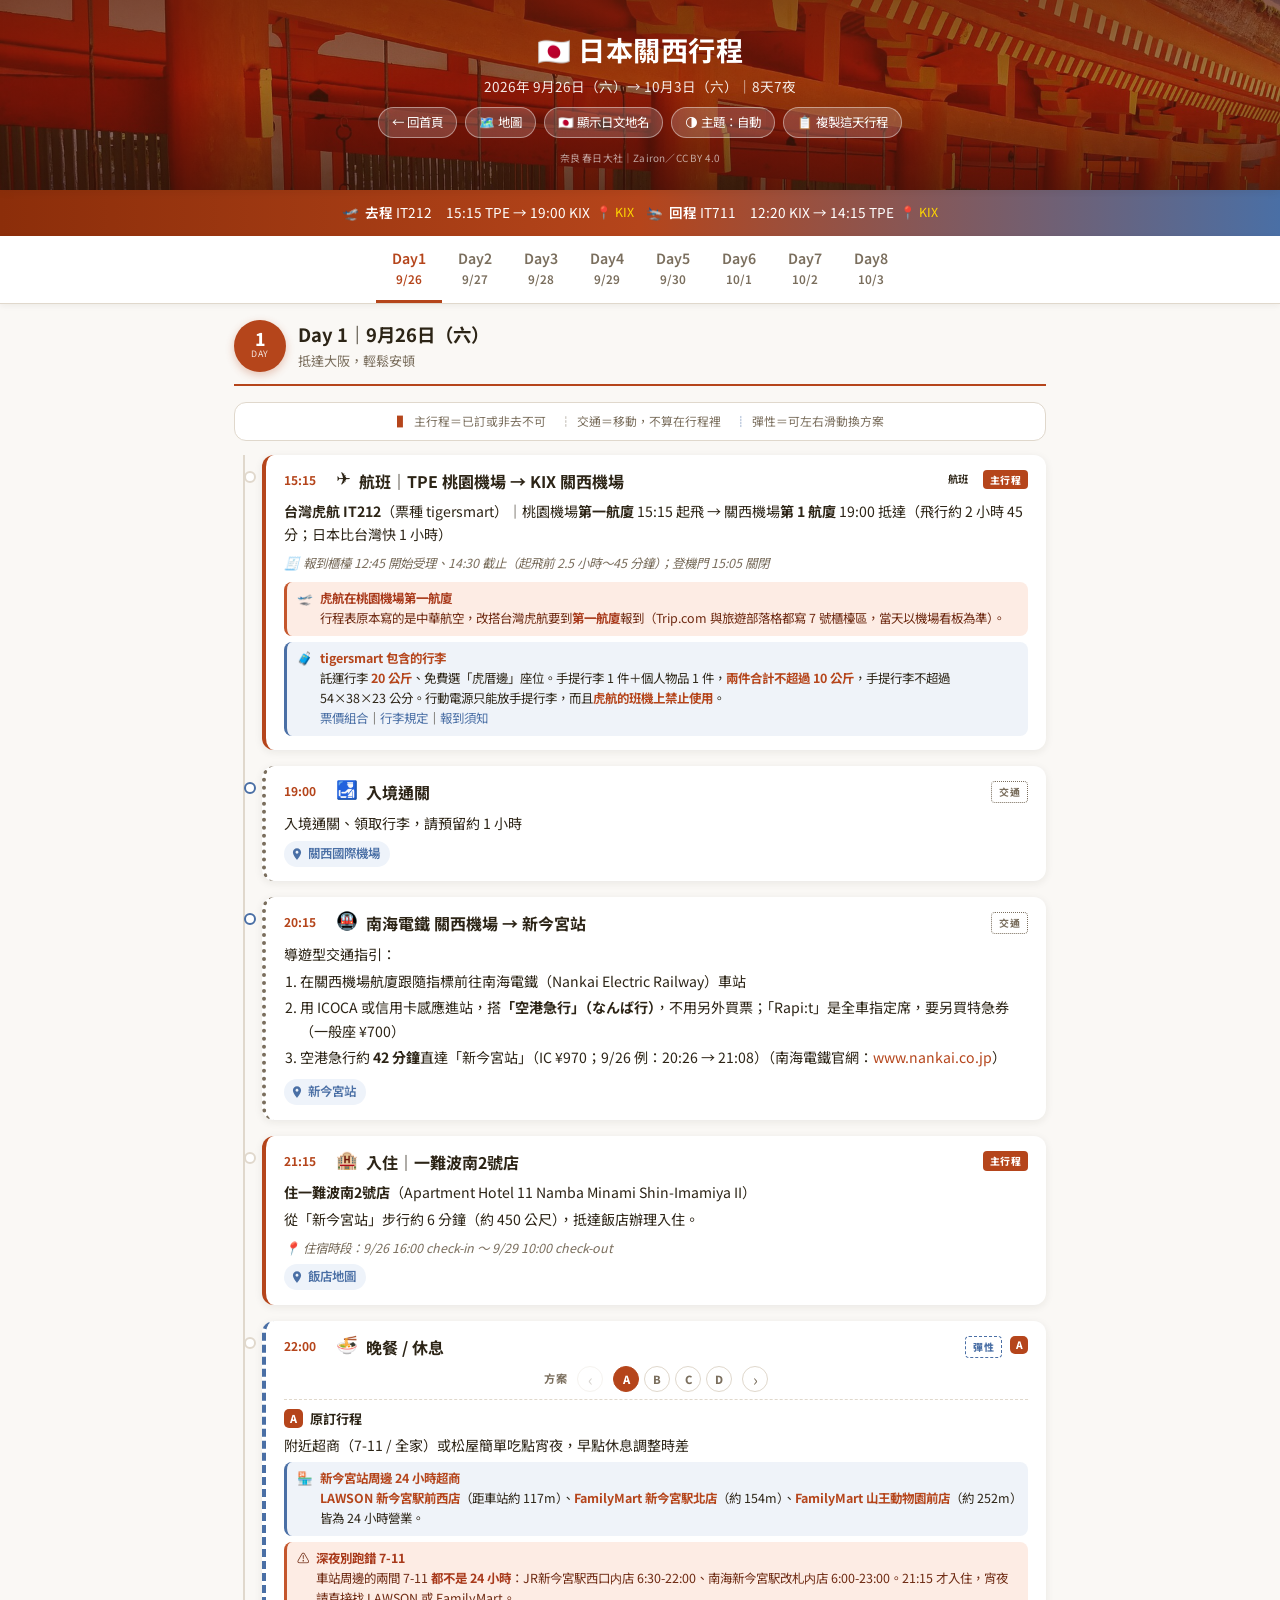
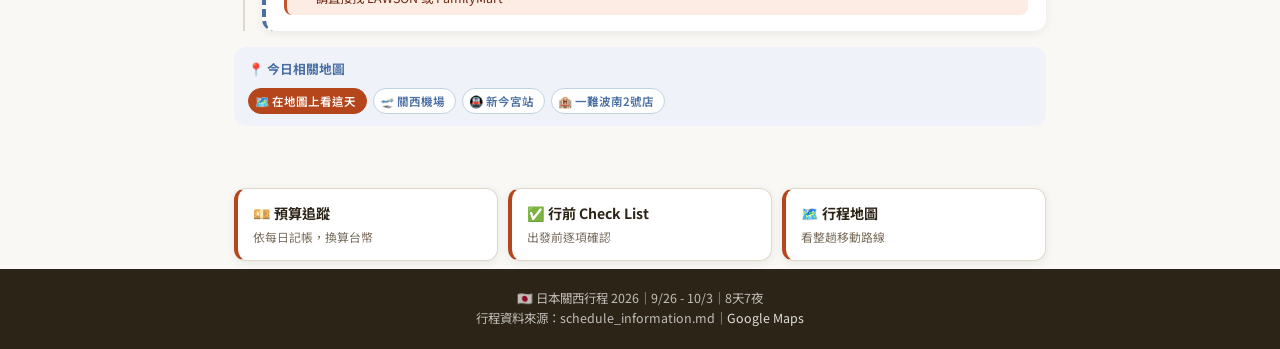
<file: docs/final/index.html>
<!DOCTYPE html>
<html lang="zh-TW">
<head>
  <meta charset="UTF-8">
  <meta name="viewport" content="width=device-width, initial-scale=1.0">
  <title>🇯🇵 日本關西行程 2026｜9/26 - 10/3</title>
  <meta name="description" content="2026年9月26日至10月3日 日本關西之旅完整行程表">
  <meta name="theme-color" content="#B5451B">
  <link rel="manifest" href="manifest.json">
  <link rel="stylesheet" href="styles.css">
  <!-- 字體非阻塞載入：CDN 連不上（例如在日本沒網路）時直接用系統內建中日文字型 -->
  <link rel="preconnect" href="https://fonts.googleapis.com">
  <link rel="preconnect" href="https://fonts.gstatic.com" crossorigin>
  <link href="https://fonts.googleapis.com/css2?family=Noto+Sans+TC:wght@400;500;600;700;800&display=swap"
        rel="stylesheet" media="print" onload="this.media='all'">
</head>
<body>

  <!-- ====== HEADER ====== -->
  <header class="site-header" data-hero>
    <div class="container">
      <h1>🇯🇵 日本關西行程</h1>
      <p class="trip-dates">2026年 9月26日（六）→ 10月3日（六）｜8天7夜</p>
      <div class="toolbar">
        <a class="tb-link" href="../index.html">← 回首頁</a>
        <a class="tb-link" href="../map/index.html">🗺️ 地圖</a>
        <button id="jaToggle" type="button" aria-pressed="false" onclick="toggleJa()">🇯🇵 顯示日文地名</button>
        <button id="themeToggle" type="button" onclick="cycleTheme()">🌗 主題</button>
        <button id="copyDayBtn" type="button" onclick="copyDay()">📋 複製這天行程</button>
      </div>
    </div>
  </header>

  <!-- ====== FLIGHT BANNER ====== -->
  <div class="flight-banner">
    <div class="flight-item">
      <span>🛫</span>
      <span><strong>去程</strong> IT212　15:15 TPE → 19:00 KIX</span>
      <a href="https://maps.google.com/maps?q=関西国際空港" target="_blank" rel="noopener" style="color:#FFD700;font-size:0.78rem;">📍 KIX</a>
    </div>
    <div class="flight-item">
      <span>🛬</span>
      <span><strong>回程</strong> IT711　12:20 KIX → 14:15 TPE</span>
      <a href="https://maps.google.com/maps?q=関西国際空港" target="_blank" rel="noopener" style="color:#FFD700;font-size:0.78rem;">📍 KIX</a>
    </div>
  </div>

  <!-- ====== STICKY DAY NAV ====== -->
  <nav class="day-nav" id="dayNav" aria-label="日期切換">
    <div class="day-nav-inner" role="tablist">
      <button role="tab" aria-selected="true"  aria-controls="day-1" onclick="showDay(1)" id="nav-1" class="active">Day1<br><small>9/26</small></button>
      <button role="tab" aria-selected="false" aria-controls="day-2" onclick="showDay(2)" id="nav-2">Day2<br><small>9/27</small></button>
      <button role="tab" aria-selected="false" aria-controls="day-3" onclick="showDay(3)" id="nav-3">Day3<br><small>9/28</small></button>
      <button role="tab" aria-selected="false" aria-controls="day-4" onclick="showDay(4)" id="nav-4">Day4<br><small>9/29</small></button>
      <button role="tab" aria-selected="false" aria-controls="day-5" onclick="showDay(5)" id="nav-5">Day5<br><small>9/30</small></button>
      <button role="tab" aria-selected="false" aria-controls="day-6" onclick="showDay(6)" id="nav-6">Day6<br><small>10/1</small></button>
      <button role="tab" aria-selected="false" aria-controls="day-7" onclick="showDay(7)" id="nav-7">Day7<br><small>10/2</small></button>
      <button role="tab" aria-selected="false" aria-controls="day-8" onclick="showDay(8)" id="nav-8">Day8<br><small>10/3</small></button>
    </div>
  </nav>

  <!-- ====== MAIN ====== -->
  <main>

    <!-- ====== DAY 1 ====== -->
    <section class="day-section active" id="day-1" data-date="2026-09-26">
      <div class="container">
        <div class="day-header">
          <div class="day-badge">
            <span class="day-num">1</span>
            <span class="day-label">DAY</span>
          </div>
          <div class="day-info">
            <h2>Day 1｜9月26日（六）</h2>
            <p class="date-str">抵達大阪，輕鬆安頓</p>
          </div>
        </div>
        <div class="kind-legend"><span><b style="color:var(--primary)">▌</b>主行程＝已訂或非去不可</span><span><b style="color:var(--on-surface-muted)">┆</b>交通＝移動，不算在行程裡</span><span><b style="color:var(--secondary)">┊</b>彈性＝可左右滑動換方案</span></div>


        <div class="timeline">

          <div class="timeline-item is-main">
            <div class="tl-header">
              <span class="tl-time">15:15</span>
              <span class="tl-icon">✈️</span>
              <span class="tl-title">航班｜TPE 桃園機場 → KIX 關西機場<span class="ja-name">桃園国際空港→関西国際空港</span></span>
              <span class="tl-tag">航班</span>
            <span class="tl-kind main">主行程</span>
            </div>
            <div class="tl-detail">
              <p><strong>台灣虎航 IT212</strong>（票種 tigersmart）｜桃園機場<strong>第一航廈</strong> 15:15 起飛 → 關西機場<strong>第 1 航廈</strong> 19:00 抵達（飛行約 2 小時 45 分；日本比台灣快 1 小時）</p>
              <p class="tl-note">🧾 報到櫃檯 12:45 開始受理、14:30 截止（起飛前 2.5 小時～45 分鐘）；登機門 15:05 關閉</p>
            </div>
            <div class="tl-tips">
              <div class="tip warn"><span class="tip-ico">🛫</span><span class="tip-body"><b>虎航在桃園機場第一航廈</b><br>行程表原本寫的是中華航空，改搭台灣虎航要到<b>第一航廈</b>報到（Trip.com 與旅遊部落格都寫 7 號櫃檯區，當天以機場看板為準）。</span></div>
              <div class="tip info"><span class="tip-ico">🧳</span><span class="tip-body"><b>tigersmart 包含的行李</b><br>託運行李 <b>20 公斤</b>、免費選「虎厝邊」座位。手提行李 1 件＋個人物品 1 件，<b>兩件合計不超過 10 公斤</b>，手提行李不超過 54×38×23 公分。行動電源只能放手提行李，而且<b>虎航的班機上禁止使用</b>。<br><a href="https://www.tigerairtw.com/zh-TW/article/fee-combination" target="_blank" rel="noopener">票價組合</a>｜<a href="https://www.tigerairtw.com/zh-tw/welcome-on-board/baggage" target="_blank" rel="noopener">行李規定</a>｜<a href="https://www.tigerairtw.com/zh-tw/welcome-on-board/boarding" target="_blank" rel="noopener">報到須知</a></span></div>
            </div>
          </div>

          <div class="timeline-item is-move transport">
            <div class="tl-header">
              <span class="tl-time">19:00</span>
              <span class="tl-icon">🛃</span>
              <span class="tl-title">入境通關</span>
            <span class="tl-kind move">交通</span>
            </div>
            <div class="tl-detail">
              <p>入境通關、領取行李，請預留約 1 小時</p>
            </div>
            <a class="map-link" href="https://maps.google.com/maps?q=関西国際空港" target="_blank" rel="noopener">
              <svg viewBox="0 0 24 24" fill="currentColor"><path d="M12 2C8.13 2 5 5.13 5 9c0 5.25 7 13 7 13s7-7.75 7-13c0-3.87-3.13-7-7-7zm0 9.5c-1.38 0-2.5-1.12-2.5-2.5s1.12-2.5 2.5-2.5 2.5 1.12 2.5 2.5-1.12 2.5-2.5 2.5z"/></svg>
              關西國際機場
            </a>
          </div>

          <div class="timeline-item is-move transport">
            <div class="tl-header">
              <span class="tl-time">20:15</span>
              <span class="tl-icon">🚇</span>
              <span class="tl-title">南海電鐵 關西機場 → 新今宮站<span class="ja-name">南海電鉄／関西国際空港→新今宮駅</span></span>
            <span class="tl-kind move">交通</span>
            </div>
            <div class="tl-detail">
              <p>導遊型交通指引：</p>
              <ol>
                <li>在關西機場航廈跟隨指標前往南海電鐵（Nankai Electric Railway）車站</li>
                <li>用 ICOCA 或信用卡感應進站，搭<strong>「空港急行」（なんば行）</strong>，不用另外買票；「Rapi:t」是全車指定席，要另買特急券（一般座 ¥700）</li>
                <li>空港急行約 <strong>42 分鐘</strong>直達「新今宮站」（IC ¥970；9/26 例：20:26 → 21:08）（南海電鐵官網：<a href="https://www.nankai.co.jp/tc_railway/" target="_blank" rel="noopener">www.nankai.co.jp</a>）</li>
              </ol>
            </div>
            <a class="map-link" href="https://maps.google.com/maps?q=南海電鉄+新今宮駅" target="_blank" rel="noopener">
              <svg viewBox="0 0 24 24" fill="currentColor"><path d="M12 2C8.13 2 5 5.13 5 9c0 5.25 7 13 7 13s7-7.75 7-13c0-3.87-3.13-7-7-7zm0 9.5c-1.38 0-2.5-1.12-2.5-2.5s1.12-2.5 2.5-2.5 2.5 1.12 2.5 2.5-1.12 2.5-2.5 2.5z"/></svg>
              新今宮站
            </a>
          </div>

          <div class="timeline-item is-main">
            <div class="tl-header">
              <span class="tl-time">21:15</span>
              <span class="tl-icon">🏨</span>
              <span class="tl-title">入住｜一難波南2號店</span>
            <span class="tl-kind main">主行程</span>
            </div>
            <div class="tl-detail">
              <p><strong>住一難波南2號店</strong>（Apartment Hotel 11 Namba Minami Shin-Imamiya II）</p>
              <p>從「新今宮站」步行約 6 分鐘（約 450 公尺），抵達飯店辦理入住。</p>
              <p class="tl-note">📍 住宿時段：9/26 16:00 check-in ～ 9/29 10:00 check-out</p>
            </div>
            <a class="map-link" href="https://maps.google.com/maps?q=Apartment+Hotel+11+Namba+Minami+Shin-Imamiya+II" target="_blank" rel="noopener">
              <svg viewBox="0 0 24 24" fill="currentColor"><path d="M12 2C8.13 2 5 5.13 5 9c0 5.25 7 13 7 13s7-7.75 7-13c0-3.87-3.13-7-7-7zm0 9.5c-1.38 0-2.5-1.12-2.5-2.5s1.12-2.5 2.5-2.5 2.5 1.12 2.5 2.5-1.12 2.5-2.5 2.5z"/></svg>
              飯店地圖
            </a>
          </div>

          <div class="timeline-item is-flex">
            <div class="tl-header">
              <span class="tl-time">22:00</span>
              <span class="tl-icon">🍜</span>
              <span class="tl-title">晚餐 / 休息</span>
            <span class="tl-kind flex">彈性</span><span class="tl-plan" aria-hidden="true">A</span>
            </div>
            <div class="plans" data-plans>
              <div class="plans-nav"><span class="plans-hint">方案</span><button type="button" class="plan-arrow" data-dir="-1" aria-label="上一個方案">‹</button><div class="plan-dots"><button type="button" class="plan-dot active" data-i="0" aria-label="方案 A">A</button><button type="button" class="plan-dot" data-i="1" aria-label="方案 B">B</button><button type="button" class="plan-dot" data-i="2" aria-label="方案 C">C</button><button type="button" class="plan-dot" data-i="3" aria-label="方案 D">D</button></div><button type="button" class="plan-arrow" data-dir="1" aria-label="下一個方案">›</button></div>
              <div class="plans-viewport">
                <div class="plans-track">
                  <div class="plan is-active" data-i="0" data-icon="🍜" role="tabpanel" aria-label="原訂行程"><span class="plan-title" hidden>晚餐 / 休息</span><div class="plan-head"><span class="plan-tag">A</span>原訂行程</div><div class="plan-body"><div class="tl-detail">
              <p>附近超商（7-11 / 全家）或松屋簡單吃點宵夜，早點休息調整時差</p>
            </div>
            <div class="tl-tips">
              <div class="tip info"><span class="tip-ico">🏪</span><span class="tip-body"><b>新今宮站周邊 24 小時超商</b><br><b>LAWSON 新今宮駅前西店</b>（距車站約 117m）、<b>FamilyMart 新今宮駅北店</b>（約 154m）、<b>FamilyMart 山王動物園前店</b>（約 252m）皆為 24 小時營業。</span></div>
              <div class="tip warn"><span class="tip-ico">⚠️</span><span class="tip-body"><b>深夜別跑錯 7-11</b><br>車站周邊的兩間 7-11 <b>都不是 24 小時</b>：JR新今宮駅西口内店 6:30-22:00、南海新今宮駅改札内店 6:00-23:00。21:15 才入住，宵夜請直接找 LAWSON 或 FamilyMart。</span></div>
            </div></div></div>
                <div class="plan" data-i="1" data-icon="🍜" role="tabpanel" aria-label="方案 B"><span class="plan-title" hidden>宵夜｜無鉄砲 大阪店</span><div class="plan-head"><span class="plan-tag">B</span>拉麵百名店連續 7 年</div><div class="plan-body"><p>就在飯店附近（今宮戎站旁），濃厚豚骨拉麵。週六營業到 22:30，入住後放下行李直接過去最保險。</p><div class="plan-route"><div class="plan-route-title">🧭 導遊型交通指引</div><ol><li>從飯店往西北步行約 7 分鐘（約 550 公尺）</li><li>店在南海「今宮戎站」旁的米田ビル 1 樓</li></ol></div><div class="plan-ref"><div class="pr-name">無鉄砲 大阪店</div><div class="pr-feat">濃厚豚骨拉麵，可選溏心蛋、帶骨排骨；不接受預約</div><div class="pr-facts">⭐ 食べログ <b>3.71</b>（2,447 則評論，2026/9 查）<br>🏅 食べログ拉麵百名店 2019-2025 連續入選<br>🕐 11:00-15:00、17:30-22:30（週一休）<br>🎫 ¥1,000-1,999<br>📍 大阪市浪速区戎本町1-5-21 米田ビル1F</div><div class="pr-links"><a class="pr-map" href="https://maps.google.com/maps?q=無鉄砲+大阪店" target="_blank" rel="noopener">在 Google Maps 開啟</a><a class="pr-src" href="https://tabelog.com/en/osaka/A2701/A270206/27005006/" target="_blank" rel="noopener">查證來源</a></div></div></div></div>
                <div class="plan" data-i="2" data-icon="🍢" role="tabpanel" aria-label="方案 C"><span class="plan-title" hidden>宵夜｜新世界 串かつ横綱</span><div class="plan-head"><span class="plan-tag">C</span>24 小時營業，不怕太晚</div><div class="plan-body"><p>晚上的新世界霓虹最熱鬧，通天閣外牆也會點燈。串かつだるま新世界總本店週六 22:00 就最後點餐，這家 24 小時開，抵達再晚都吃得到。</p><div class="plan-route"><div class="plan-route-title">🧭 導遊型交通指引</div><p class="plan-route-step">從飯店往東南步行約 5 分鐘（約 350 公尺），店在通天閣腳下</p></div><div class="plan-ref"><div class="pr-name">日本一の串かつ 横綱 通天閣店</div><div class="pr-feat">354 席的大型串炸店，就在通天閣下，深夜也能吃</div><div class="pr-facts">⭐ 食べログ <b>3.39</b>（417 則評論，2026/9 查）<br>🕐 24 小時、全年無休<br>🎫 ¥1,000-2,999<br>📍 大阪市浪速区恵美須東3-6-1</div><div class="pr-links"><a class="pr-map" href="https://maps.google.com/maps?q=串かつ横綱+通天閣店" target="_blank" rel="noopener">在 Google Maps 開啟</a><a class="pr-src" href="https://tabelog.com/en/osaka/A2701/A270206/27066939/" target="_blank" rel="noopener">查證來源</a></div></div></div></div>
                <div class="plan" data-i="3" data-icon="♨️" role="tabpanel" aria-label="方案 D"><span class="plan-title" hidden>放鬆｜スパワールド 泡湯</span><div class="plan-head"><span class="plan-tag">D</span>飛了一天先泡澡再睡</div><div class="plan-body"><p>浴場營業到隔天早上。24:00 前離館就只要一般入館費，超過 0 點會加收深夜費。</p><div class="plan-route"><div class="plan-route-title">🧭 導遊型交通指引</div><p class="plan-route-step">從飯店往東南步行約 7 分鐘（約 550 公尺）</p></div><div class="plan-ref"><div class="pr-name">スパワールド 世界の大温泉</div><div class="pr-feat">新今宮・通天閣一帶的大型溫泉設施，浴場營業到隔天早上</div><div class="pr-facts">🕐 浴場 10:00-翌 8:45<br>🎫 不含泳池 ¥1,500（24:00-5:00 在館另加 ¥1,300＋入湯稅 ¥150）<br>📍 大阪市浪速区恵美須東3-4-24</div><div class="pr-links"><a class="pr-map" href="https://maps.google.com/maps?q=スパワールド+世界の大温泉" target="_blank" rel="noopener">在 Google Maps 開啟</a><a class="pr-src" href="https://www.spaworld.co.jp/info/ryokin/" target="_blank" rel="noopener">查證來源</a></div></div></div></div>
                </div>
              </div>
            </div>
          </div>

        </div>

        <div class="day-maps">
          <h4>📍 今日相關地圖</h4>
          <div class="map-list">
            <a class="map-chip map-chip-primary" href="../map/index.html?day=1">🗺️ 在地圖上看這天</a>
            <a class="map-chip" href="https://maps.google.com/maps?q=関西国際空港" target="_blank" rel="noopener">🛫 關西機場</a>
            <a class="map-chip" href="https://maps.google.com/maps?q=南海電鉄+新今宮駅" target="_blank" rel="noopener">🚇 新今宮站</a>
            <a class="map-chip" href="https://maps.google.com/maps?q=Apartment+Hotel+11+Namba+Minami+Shin-Imamiya+II" target="_blank" rel="noopener">🏨 一難波南2號店</a>
          </div>
        </div>
      </div>
    </section>

    <!-- ====== DAY 2 ====== -->
    <section class="day-section" id="day-2" data-date="2026-09-27">
      <div class="container">
        <div class="day-header">
          <div class="day-badge">
            <span class="day-num">2</span>
            <span class="day-label">DAY</span>
          </div>
          <div class="day-info">
            <h2>Day 2｜9月27日（日）</h2>
            <p class="date-str">大阪經典巡禮與商圈採購</p>
          </div>
        </div>
        <div class="kind-legend"><span><b style="color:var(--primary)">▌</b>主行程＝已訂或非去不可</span><span><b style="color:var(--on-surface-muted)">┆</b>交通＝移動，不算在行程裡</span><span><b style="color:var(--secondary)">┊</b>彈性＝可左右滑動換方案</span></div>


        <div class="timeline">

          <div class="timeline-item is-flex">
            <div class="tl-header">
              <span class="tl-time">09:00</span>
              <span class="tl-icon">🥤</span>
              <span class="tl-title">早餐｜千成屋珈琲</span>
              <span class="tl-tag highlight">景點</span>
            <span class="tl-kind flex">彈性</span><span class="tl-plan" aria-hidden="true">A</span>
            </div>
            <div class="plans" data-plans>
              <div class="plans-nav"><span class="plans-hint">方案</span><button type="button" class="plan-arrow" data-dir="-1" aria-label="上一個方案">‹</button><div class="plan-dots"><button type="button" class="plan-dot active" data-i="0" aria-label="方案 A">A</button><button type="button" class="plan-dot" data-i="1" aria-label="方案 B">B</button><button type="button" class="plan-dot" data-i="2" aria-label="方案 C">C</button><button type="button" class="plan-dot" data-i="3" aria-label="方案 D">D</button></div><button type="button" class="plan-arrow" data-dir="1" aria-label="下一個方案">›</button></div>
              <div class="plans-viewport">
                <div class="plans-track">
                  <div class="plan is-active" data-i="0" data-icon="🥤" role="tabpanel" aria-label="方案 A"><span class="plan-title" hidden>早餐｜千成屋珈琲</span><div class="plan-head"><span class="plan-tag">A</span>首選：綜合果汁發源店，離飯店最近</div><div class="plan-body"><p>原訂的木津市場 9/27（週日）公休（移到方案 D），改成這家：週末 9:00 開門，在動物園前站旁，走路就到。大阪「ミックスジュース」就是從這裡開始的，也有厚蛋燒三明治、拿坡里義大利麵等輕食。</p><div class="plan-route"><div class="plan-route-title">🧭 導遊型交通指引</div><p class="plan-route-step">從飯店往東南步行約 8 分鐘（約 580 公尺），店在地下鐵「動物園前站」1 號出口旁</p><p class="plan-route-note">吃完接大阪城：往西走到 JR 新今宮站約 9 分鐘（約 670 公尺），接 10:15 那張交通卡的環狀線。</p></div><div class="plan-ref"><div class="pr-name">千成屋珈琲</div><div class="pr-feat">1948 年創業，大阪「綜合果汁（ミックスジュース）」發源店</div><div class="pr-facts">⭐ 食べログ <b>3.62</b>（837 則評論，2026/9 查）<br>🏅 食べログ喫茶店百名店 2021<br>🍞 輕食：厚蛋燒三明治 ¥900、歐風咖哩 ¥880、拿坡里義大利麵 ¥880（食べログ菜單，2026/1 更新）<br>🕐 週末假日 9:00-19:00、平日 11:30-19:00<br>🎫 ¥1,000 內<br>📍 大阪市浪速区恵美須東3-4-15</div><div class="pr-links"><a class="pr-map" href="https://maps.google.com/maps?q=千成屋珈琲" target="_blank" rel="noopener">在 Google Maps 開啟</a><a class="pr-src" href="https://tabelog.com/en/osaka/A2701/A270206/27017860/" target="_blank" rel="noopener">查證來源</a></div></div></div></div>
                <div class="plan" data-i="1" data-icon="🥞" role="tabpanel" aria-label="方案 B"><span class="plan-title" hidden>早餐｜純喫茶 アメリカン</span><div class="plan-head"><span class="plan-tag">B</span>昭和老咖啡廳的手工鬆餅</div><div class="plan-body"><p>道頓堀上 1946 年開到現在的咖啡廳，喫茶店百名店 2026。道頓堀就在難波北邊，吃完直接往大阪城移動。</p><div class="plan-route"><div class="plan-route-title">🧭 導遊型交通指引</div><ol><li>從飯店走到「<strong>新今宮站</strong>」（約 6 分鐘）</li><li>搭<strong>南海本線</strong> 1 站到「<strong>なんば站</strong>」（2～3 分鐘，IC ¥180）</li><li>往北步行約 8 分鐘（約 590 公尺）到道頓堀</li></ol><p class="plan-route-note">吃完接大阪城：從なんば站搭地下鐵千日前線到谷町九丁目、轉谷町線到「<strong>谷町四丁目站</strong>」（約 20 分鐘，IC ¥240），從西邊的大手門進城，城內順路反過來走。</p></div><div class="plan-ref"><div class="pr-name">純喫茶 アメリカン</div><div class="pr-feat">1946 年創業的昭和復古咖啡廳，招牌手工鬆餅與「アラビヤサンド」；245 席</div><div class="pr-facts">⭐ 食べログ <b>3.64</b>（1,847 則評論，2026/9 查）<br>🏅 食べログ喫茶店百名店 2021・2022・2026<br>🕐 9:00-22:00（週二到 21:30）；每月約 3 個週四不定休<br>🎫 ¥1,000-1,999<br>📍 大阪市中央区道頓堀1-7-4<br>⚠️ 店家官方頁寫 9:00 開門，食べログ寫 10:00，出發前再確認</div><div class="pr-links"><a class="pr-map" href="https://maps.google.com/maps?q=純喫茶アメリカン+道頓堀" target="_blank" rel="noopener">在 Google Maps 開啟</a><a class="pr-src" href="https://tabelog.com/en/osaka/A2701/A270202/27005758/" target="_blank" rel="noopener">查證來源</a></div></div></div></div>
                <div class="plan" data-i="2" data-icon="☕" role="tabpanel" aria-label="方案 C"><span class="plan-title" hidden>早餐｜丸福珈琲店 千日前本店</span><div class="plan-head"><span class="plan-tag">C</span>8:00 就開，最早的選擇</div><div class="plan-body"><p>週日沒有早餐套餐，但招牌銅板鬆餅整天都有。117 席，位子多不用等太久。</p><div class="plan-route"><div class="plan-route-title">🧭 導遊型交通指引</div><ol><li>從飯店走到「<strong>新今宮站</strong>」（約 6 分鐘）</li><li>搭<strong>南海本線</strong> 1 站到「<strong>なんば站</strong>」（2～3 分鐘，IC ¥180）</li><li>往東北步行約 7 分鐘（約 560 公尺）到千日前</li></ol><p class="plan-route-note">吃完接大阪城：從なんば站搭地下鐵千日前線到谷町九丁目、轉谷町線到「<strong>谷町四丁目站</strong>」（約 20 分鐘，IC ¥240），從西邊的大手門進城，城內順路反過來走。</p></div><div class="plan-ref"><div class="pr-name">丸福珈琲店 千日前本店</div><div class="pr-feat">1934 年創業的自家烘焙咖啡，銅板煎鬆餅、起司吐司；早餐套餐只有平日</div><div class="pr-facts">⭐ 食べログ <b>3.42</b>（863 則評論，2026/9 查）<br>🕐 8:00-23:00（1/1 休）<br>🎫 ¥1,000-1,999<br>📍 大阪市中央区千日前1-9-1</div><div class="pr-links"><a class="pr-map" href="https://maps.google.com/maps?q=丸福珈琲店+千日前本店" target="_blank" rel="noopener">在 Google Maps 開啟</a><a class="pr-src" href="https://tabelog.com/en/osaka/A2701/A270202/27001450/" target="_blank" rel="noopener">查證來源</a></div></div></div></div>
                <div class="plan" data-i="3" data-icon="🍳" role="tabpanel" aria-label="方案 D"><span class="plan-title" hidden>早餐｜木津市場</span><div class="plan-head"><span class="plan-tag">D</span>原訂行程（9/27 週日公休，留著參考）</div><div class="plan-body"><div class="tl-detail">
              <p>從飯店出發，往西北步行約 10 分鐘即可抵達早市，品嚐新鮮海產與生魚片丼飯。</p>
              <p class="tl-note">📍 地址：大阪市浪速區敷津東 2-2-8｜最近站：地鐵大國町站</p>
            </div>
            <div class="tl-tips">
              <div class="tip warn"><span class="tip-ico">🚫</span><span class="tip-body"><b>9/27 是週日，木津市場公休</b><br>大阪木津卸売市場<b>週日、國定假日固定公休</b>（另有不定期週三休市），營業時間僅 <b>06:00–11:00</b>。行程排在 9/27（日）09:00，<b>去了會撲空</b>。<br>面向一般客的「木津の朝市」只在<b>每月第 2 個與最後一個週六 09:00–12:00</b> 舉辦。</span></div>
              <div class="tip near"><span class="tip-ico">🍣</span><span class="tip-body"><b>同區域的替代方案</b><br>① 直接提早去<b>黑門市場</b>（伊勢屋本店 8:30 開門、全年無休），反正當天 13:20 也排了黑門市場，可把早餐併過去、午餐改吃別的。<br>② 飯店周邊超商或大國町站附近早餐店。</span></div>
            </div></div></div>
                </div>
              </div>
            </div>
            <a class="map-link" href="https://maps.google.com/maps?q=千成屋珈琲" target="_blank" rel="noopener">
              <svg viewBox="0 0 24 24" fill="currentColor"><path d="M12 2C8.13 2 5 5.13 5 9c0 5.25 7 13 7 13s7-7.75 7-13c0-3.87-3.13-7-7-7zm0 9.5c-1.38 0-2.5-1.12-2.5-2.5s1.12-2.5 2.5-2.5 2.5 1.12 2.5 2.5-1.12 2.5-2.5 2.5z"/></svg>
              千成屋珈琲
            </a>
          </div>

          <div class="timeline-item is-move transport">
            <div class="tl-header">
              <span class="tl-time">10:15</span>
              <span class="tl-icon">🚇</span>
              <span class="tl-title">交通｜飯店 → 大阪城<span class="ja-name">新今宮駅→森ノ宮駅</span></span>
            <span class="tl-kind move">交通</span>
            </div>
            <div class="tl-detail">
              <p>導遊型交通指引：</p>
              <ol>
                <li>走到 <strong>JR 新今宮站</strong>：從飯店約 6 分鐘；早餐吃千成屋珈琲的話，從店裡往西約 9 分鐘</li>
                <li>搭 <strong>JR 大阪環狀線「内回り」</strong>（天王寺・鶴橋方向）到「<strong>森ノ宮站</strong>」（約 12 分鐘，IC ¥180；9/27 例：10:24 → 10:36）</li>
                <li>從森ノ宮站往北走進大阪城公園，經玉造口到天守閣約 19 分鐘（約 1.5 公里）</li>
              </ol>
              <p class="tl-note">回程 13:00 從西邊的谷町四丁目站搭車，所以城內的順路是<b>東邊進、西邊出</b></p>
            </div>
          </div>

          <div class="timeline-item is-main">
            <div class="tl-header">
              <span class="tl-time">11:00</span>
              <span class="tl-icon">🏯</span>
              <span class="tl-title">景點｜大阪城</span>
              <span class="tl-tag highlight">景點</span>
            <span class="tl-kind main">主行程</span>
            </div>
            <div class="tl-detail">
              <p>現在的天守閣是 1931 年竣工、歷史上第三代的天守閣（鋼骨鋼筋混凝土造），內部是歷史博物館。從森ノ宮那側走進來，由東往西逛一圈，<strong>12:45 從西之丸庭園往大手門走</strong>，才趕得上 13:00 的地鐵。</p>
              <ul class="spot-route">
                <li><span class="sr-time">11:00</span><b>天守閣</b> — 歷史博物館＋8 樓展望台；大人 ¥1,200、高中・大學生 ¥600、國中以下免費，9:00～18:00（入館至 17:30）</li>
                <li><span class="sr-time">12:00</span><b>豐臣石垣館</b>（2025 年開館）— 走到地下看 1984 年挖出來的豐臣時代石垣；用同一張天守閣門票入館</li>
                <li><span class="sr-time">12:20</span><b>櫻門與蛸石</b>（櫻門為重要文化財，1887 年依德川時代的樣式重建）— 門內的「蛸石」是城內最大的石頭，表面約 36 疊</li>
                <li><span class="sr-time">12:25</span><b>西之丸庭園</b> — 隔著護城河看天守閣的草坪庭園（約 6.5 公頃）；大人 ¥200，9:00～17:00，週一休（9/27 週日有開）</li>
                <li><span class="sr-time">12:45</span><b>大手門</b>（重要文化財）— 大阪城的正門，1628 年創建；門內的多聞櫓是城內唯一現存的一座</li>
                <li><span class="sr-time">12:47</span>從大手門走回谷町四丁目站（約 11 分）</li>
              </ul>
              <p class="tl-note">⏱ 約 2 小時（11:00～12:58）｜🎫 天守閣＋豐臣石垣館 ¥1,200、西之丸庭園 ¥200｜📍 森ノ宮站進、谷町四丁目站出｜步行共約 3.2 km</p>
            </div>
            <div class="tl-tips">
              <div class="tip info"><span class="tip-ico">⏱</span><span class="tip-body"><b>時間不夠就跳過西之丸庭園</b><br>從櫻門直接走大手門出去到谷町四丁目站，少排 20 分鐘。</span></div>
            </div>
            <div class="spot-media">
              <div class="spot-photos">
                <figure><img src="../assets/spots/osaka-castle/tenshu.jpg" alt="天守閣與本丸石垣" width="960" height="640" loading="lazy" decoding="async"><figcaption>天守閣與本丸石垣<small><a href="https://commons.wikimedia.org/wiki/File:Osaka_Castle_and_walls.jpg" target="_blank" rel="noopener">Ian G Shingler</a>／<a href="https://creativecommons.org/licenses/by-sa/4.0" target="_blank" rel="noopener">CC BY-SA 4.0</a></small></figcaption></figure>
                <figure><img src="../assets/spots/osaka-castle/moat.jpg" alt="本丸的高石垣與內護城河" width="960" height="540" loading="lazy" decoding="async"><figcaption>本丸的高石垣與內護城河<small><a href="https://commons.wikimedia.org/wiki/File:Inner_moat_at_Osaka_Castle,_Osaka,_Japan.jpg" target="_blank" rel="noopener">Joli Rumi</a>／<a href="https://creativecommons.org/licenses/by-sa/4.0" target="_blank" rel="noopener">CC BY-SA 4.0</a></small></figcaption></figure>
                <figure><img src="../assets/spots/osaka-castle/view.jpg" alt="從天守閣往外看（左：大阪商務園區、中：大阪城音樂廳）" width="960" height="432" loading="lazy" decoding="async"><figcaption>從天守閣往外看（左：大阪商務園區、中：大阪城音樂廳）<small><a href="https://commons.wikimedia.org/wiki/File:Osaka_Business_Park_and_Osaka-jo_Hall_view_from_Osaka_Castle_Keep_Tower.jpg" target="_blank" rel="noopener">MN5</a>／<a href="http://creativecommons.org/publicdomain/zero/1.0/deed.en" target="_blank" rel="noopener">CC0</a></small></figcaption></figure>
                <figure><img src="../assets/spots/osaka-castle/ishigaki.jpg" alt="豐臣石垣館（2025 年開館）" width="960" height="641" loading="lazy" decoding="async"><figcaption>豐臣石垣館（2025 年開館）<small><a href="https://commons.wikimedia.org/wiki/File:Osaka_Castle_Toyotomi_Stone_Wall_Museum.jpg" target="_blank" rel="noopener">掬茶</a>／<a href="https://creativecommons.org/licenses/by-sa/4.0" target="_blank" rel="noopener">CC BY-SA 4.0</a></small></figcaption></figure>
              </div>
              <div class="spot-map">
                <iframe src="../map/spot.html?id=osaka-castle&amp;embed=1" title="大阪城建議順路地圖" loading="lazy"></iframe>
              </div>
              <p class="spot-offline">📴 離線時看不到地圖，回到有網路的地方再開，或用下方的地圖連結。</p>
              <p class="spot-credit">地圖：© OpenStreetMap contributors，步行路徑由 OSRM 計算｜照片：Wikimedia Commons，作者與授權標在各張照片下方</p>
            </div>
            <a class="map-link" href="https://maps.google.com/maps?q=大阪城公園" target="_blank" rel="noopener">
              <svg viewBox="0 0 24 24" fill="currentColor"><path d="M12 2C8.13 2 5 5.13 5 9c0 5.25 7 13 7 13s7-7.75 7-13c0-3.87-3.13-7-7-7zm0 9.5c-1.38 0-2.5-1.12-2.5-2.5s1.12-2.5 2.5-2.5 2.5 1.12 2.5 2.5-1.12 2.5-2.5 2.5z"/></svg>
              大阪城
            </a>
            <details class="alt-plan">
              <summary>
                <span class="plan-tag">B</span>
                <span class="ap-text">
                  <span class="ap-name">計畫B｜大阪歷史博物館<span class="ja-name">大阪歴史博物館</span></span>
                  <span class="ap-when">☔ 下雨，或提早逛完時</span>
                </span>
                <span class="ap-arrow" aria-hidden="true">▾</span>
              </summary>
              <div class="ap-body">
                <p>就在 13:00 要搭車的谷町四丁目站旁，室內展覽不怕下雨，10 樓還能從窗戶眺望大阪城。9/27 是週日，照常開館（週二才休）。官網說常設展平均要 1～1.5 小時，兩個都去的話，午餐會跟著往後延。</p>
                <div class="plan-ref"><div class="pr-name">大阪歷史博物館</div><div class="pr-feat">10 樓原寸復原難波宮大極殿，窗外可眺望大阪城與難波宮跡；常設展從 10 樓一路往下逛到 7 樓</div><div class="pr-facts">🕐 9:30-17:00（入館至 16:30）；週二休（遇假日改隔天休）<br>🎫 常設展 大人 ¥600（特別展另計）<br>⏱ 常設展平均 1-1.5 小時<br>📍 大阪市中央区大手前4-1-32（地鐵谷町四丁目站 2・9 號出口）</div><div class="pr-links"><a class="pr-map" href="https://maps.google.com/maps?q=大阪歴史博物館" target="_blank" rel="noopener">在 Google Maps 開啟</a><a class="pr-src" href="https://www.osakamushis.jp/visit/fee.html" target="_blank" rel="noopener">查證來源</a></div></div>
              </div>
            </details>
          </div>

          <div class="timeline-item is-move transport">
            <div class="tl-header">
              <span class="tl-time">13:00</span>
              <span class="tl-icon">🚇</span>
              <span class="tl-title">交通｜大阪城 → 黑門市場<span class="ja-name">大阪城→黒門市場</span></span>
            <span class="tl-kind move">交通</span>
            </div>
            <div class="tl-detail">
              <p>導遊型交通指引：</p>
              <ol>
                <li>從谷町四丁目站搭乘地鐵谷町線至「<strong>谷町九丁目站</strong>」</li>
                <li>站內轉乘地鐵千日前線至「<strong>日本橋站</strong>」</li>
                <li>出站後步行約 2 分鐘即可抵達黑門市場</li>
              </ol>
            </div>
          </div>

          <div class="timeline-item is-flex">
            <div class="tl-header">
              <span class="tl-time">13:20</span>
              <span class="tl-icon">🍢</span>
              <span class="tl-title">午餐｜黑門市場<span class="ja-name">黒門市場</span></span>
              <span class="tl-tag highlight">景點</span>
            <span class="tl-kind flex">彈性</span><span class="tl-plan" aria-hidden="true">A</span>
            </div>
            <div class="plans" data-plans>
              <div class="plans-nav"><span class="plans-hint">方案</span><button type="button" class="plan-arrow" data-dir="-1" aria-label="上一個方案">‹</button><div class="plan-dots"><button type="button" class="plan-dot active" data-i="0" aria-label="方案 A">A</button><button type="button" class="plan-dot" data-i="1" aria-label="方案 B">B</button><button type="button" class="plan-dot" data-i="2" aria-label="方案 C">C</button><button type="button" class="plan-dot" data-i="3" aria-label="方案 D">D</button><button type="button" class="plan-dot" data-i="4" aria-label="方案 E">E</button></div><button type="button" class="plan-arrow" data-dir="1" aria-label="下一個方案">›</button></div>
              <div class="plans-viewport">
                <div class="plans-track">
                  <div class="plan is-active" data-i="0" data-icon="🍢" role="tabpanel" aria-label="原訂行程"><span class="plan-title" hidden>午餐｜黑門市場<span class="ja-name">黒門市場</span></span><div class="plan-head"><span class="plan-tag">A</span>原訂行程</div><div class="plan-body"><div class="tl-detail">
              <p>邊走邊吃，推薦和牛烤肉串、黑門三平生魚片、高橋豆漿</p>
              <p class="tl-note">📍 地址：中央區日本橋 2-4-1｜最近站：日本橋站 10 號出口步行 2 分鐘</p>
            </div>
            <div class="tl-tips">
              <div class="tip info"><span class="tip-ico">🕐</span><span class="tip-body"><b>各店營業時間不一，週日尤其要注意</b><br>黑門市場<b>不是整體統一營業</b>，逐店而異：<br>・伊勢屋本店 8:30-18:00，<b>全年無休</b><br>・なべじ 9:00-18:00（<b>週日只到 14:00</b>）<br>・みな美 8:00-16:30，<b>週日・例假日公休</b>（10-3月無休）<br>9/27 為週日，想吃特定店家建議先查該店當日營業。</span></div>
              <div class="tip near"><span class="tip-ico">🍢</span><span class="tip-body"><b>必吃</b><br>和牛烤肉串、黑門三平的生魚片與海鮮丼、高橋豆漿的現做豆乳甜甜圈。邊走邊吃為主，<b>多數攤位只收現金</b>。</span></div>
            </div></div></div>
                <div class="plan" data-i="1" data-icon="🍲" role="tabpanel" aria-label="方案 B"><span class="plan-title" hidden>午餐｜千とせ 本店（肉吸い）</span><div class="plan-head"><span class="plan-tag">B</span>肉吸い發源店・烏龍麵百名店</div><div class="plan-body"><p>就在千日前道具屋筋上，吃完順路逛道具屋筋。14:30 打烊而且售完即止，13:20 到可能要排隊。</p><div class="plan-route"><div class="plan-route-title">🧭 導遊型交通指引</div><p class="plan-route-step">照上一張交通卡到「日本橋站」，往西南步行約 8 分鐘（約 600 公尺），店在千日前道具屋筋上</p></div><div class="plan-ref"><div class="pr-name">千とせ 本店</div><div class="pr-feat">「肉吸い」（牛肉清湯）發源店；就在千日前道具屋筋</div><div class="pr-facts">⭐ 食べログ <b>3.72</b>（2,283 則評論，2026/9 查）<br>🏅 食べログ烏龍麵百名店 2022・2024<br>🕐 10:30-14:30，售完即止（週二休）<br>🎫 ¥1,000 內<br>📍 大阪市中央区難波千日前8-1</div><div class="pr-links"><a class="pr-map" href="https://maps.google.com/maps?q=千とせ+本店+難波千日前" target="_blank" rel="noopener">在 Google Maps 開啟</a><a class="pr-src" href="https://tabelog.com/en/osaka/A2701/A270202/27002763/" target="_blank" rel="noopener">查證來源</a></div></div></div></div>
                <div class="plan" data-i="2" data-icon="🥞" role="tabpanel" aria-label="方案 C"><span class="plan-title" hidden>午餐｜美津の 大阪燒</span><div class="plan-head"><span class="plan-tag">C</span>大阪燒百名店五度入選</div><div class="plan-body"><p>道頓堀的排隊名店，不接受預約；大阪燒百名店入選過 5 次。</p><div class="plan-route"><div class="plan-route-title">🧭 導遊型交通指引</div><p class="plan-route-step">照上一張交通卡到「日本橋站」，往西北步行約 7 分鐘（約 550 公尺）到道頓堀</p></div><div class="plan-ref"><div class="pr-name">美津の</div><div class="pr-feat">招牌「美津の焼」與鬆軟的「山芋焼」；不接受預約，38 席</div><div class="pr-facts">⭐ 食べログ <b>3.56</b>（1,736 則評論，2026/9 查）<br>🏅 食べログ大阪燒百名店 2018・2019・2022・2024・2025<br>🕐 11:00-22:00<br>🎫 ¥2,000-2,999<br>📍 大阪市中央区道頓堀1-4-15</div><div class="pr-links"><a class="pr-map" href="https://maps.google.com/maps?q=美津の+道頓堀" target="_blank" rel="noopener">在 Google Maps 開啟</a><a class="pr-src" href="https://tabelog.com/en/osaka/A2701/A270202/27001278/" target="_blank" rel="noopener">查證來源</a></div></div></div></div>
                <div class="plan" data-i="3" data-icon="🍛" role="tabpanel" aria-label="方案 D"><span class="plan-title" hidden>午餐｜自由軒 名物咖哩</span><div class="plan-head"><span class="plan-tag">D</span>1910 年創業，快又便宜</div><div class="plan-body"><p>¥750 的名物咖哩很快就能吃完，不會壓縮下午的逛街時間。週一公休，週日 OK。</p><div class="plan-route"><div class="plan-route-title">🧭 導遊型交通指引</div><p class="plan-route-step">照上一張交通卡到「日本橋站」，往西步行約 7 分鐘（約 510 公尺）</p></div><div class="plan-ref"><div class="pr-name">自由軒 難波本店</div><div class="pr-feat">1910 年創業、大阪第一家西餐廳；「名物咖哩」是咖哩先拌好飯再打一顆生蛋（¥750）</div><div class="pr-facts">⭐ 食べログ <b>3.49</b>（2,227 則評論，2026/9 查）<br>🕐 11:30-20:00（週日到 19:45）；週一休<br>🎫 ¥1,000-1,999<br>📍 大阪市中央区難波3-1-34</div><div class="pr-links"><a class="pr-map" href="https://maps.google.com/maps?q=自由軒+難波本店" target="_blank" rel="noopener">在 Google Maps 開啟</a><a class="pr-src" href="https://tabelog.com/en/osaka/A2701/A270202/27001310/" target="_blank" rel="noopener">查證來源</a></div></div></div></div>
                <div class="plan" data-i="4" data-icon="🥪" role="tabpanel" aria-label="方案 E"><span class="plan-title" hidden>午餐｜グリル梵 腓力炸肉排三明治</span><div class="plan-head"><span class="plan-tag">E</span>洋食百名店，接電器街最順路</div><div class="plan-body"><p>店在でんでんタウン南端的恵美須町，吃完往北逛電器街剛好順路。每月 6、16、26 日不定休，9/27 不受影響。</p><div class="plan-route"><div class="plan-route-title">🧭 導遊型交通指引</div><ol><li>不走上一張交通卡：從「谷町四丁目站」搭<strong>地下鐵中央線</strong> 1 站到「<strong>堺筋本町站</strong>」</li><li>轉<strong>堺筋線</strong>（往天下茶屋）到「<strong>恵美須町站</strong>」（共約 14 分鐘，IC ¥240）</li><li>往南步行約 4 分鐘（約 310 公尺）</li></ol></div><div class="plan-ref"><div class="pr-name">グリル梵</div><div class="pr-feat">老字號洋食，招牌「ビーフヘレカツサンド」（牛腓力炸肉排三明治）；吧台 15 席</div><div class="pr-facts">⭐ 食べログ <b>3.58</b>（499 則評論，2026/9 查）<br>🏅 食べログ洋食百名店 2025<br>🕐 12:00-14:30（LO 14:00）、17:00-19:30；每月 6、16、26 日不定休，售完即止<br>🎫 ¥2,000-2,999<br>📍 大阪市浪速区恵美須東1-17-17</div><div class="pr-links"><a class="pr-map" href="https://maps.google.com/maps?q=グリル梵+新世界" target="_blank" rel="noopener">在 Google Maps 開啟</a><a class="pr-src" href="https://tabelog.com/en/osaka/A2701/A270206/27001105/" target="_blank" rel="noopener">查證來源</a></div></div></div></div>
                </div>
              </div>
            </div>
            <a class="map-link" href="https://maps.google.com/maps?q=黒門市場+大阪" target="_blank" rel="noopener">
              <svg viewBox="0 0 24 24" fill="currentColor"><path d="M12 2C8.13 2 5 5.13 5 9c0 5.25 7 13 7 13s7-7.75 7-13c0-3.87-3.13-7-7-7zm0 9.5c-1.38 0-2.5-1.12-2.5-2.5s1.12-2.5 2.5-2.5 2.5 1.12 2.5 2.5-1.12 2.5-2.5 2.5z"/></svg>
              黑門市場
            </a>
          </div>

          <div class="timeline-item is-flex">
            <div class="tl-header">
              <span class="tl-time">14:30</span>
              <span class="tl-icon">🛒</span>
              <span class="tl-title">景點｜日本橋電器街 ＆ 心齋橋筋商店街<span class="ja-name">日本橋でんでんタウン／心斎橋筋商店街</span></span>
              <span class="tl-tag highlight">景點</span>
            <span class="tl-kind flex">彈性</span><span class="tl-plan" aria-hidden="true">A</span>
            </div>
            <div class="plans" data-plans>
              <div class="plans-nav"><span class="plans-hint">方案</span><button type="button" class="plan-arrow" data-dir="-1" aria-label="上一個方案">‹</button><div class="plan-dots"><button type="button" class="plan-dot active" data-i="0" aria-label="方案 A">A</button><button type="button" class="plan-dot" data-i="1" aria-label="方案 B">B</button><button type="button" class="plan-dot" data-i="2" aria-label="方案 C">C</button><button type="button" class="plan-dot" data-i="3" aria-label="方案 D">D</button></div><button type="button" class="plan-arrow" data-dir="1" aria-label="下一個方案">›</button></div>
              <div class="plans-viewport">
                <div class="plans-track">
                  <div class="plan is-active" data-i="0" data-icon="🛒" role="tabpanel" aria-label="原訂行程"><span class="plan-title" hidden>景點｜日本橋電器街 ＆ 心齋橋筋商店街<span class="ja-name">日本橋でんでんタウン／心斎橋筋商店街</span></span><div class="plan-head"><span class="plan-tag">A</span>原訂行程</div><div class="plan-body"><div class="tl-detail">
              <p>導遊型交通指引：</p>
              <ol>
                <li>從黑門市場往南步行約 5-10 分鐘至電器街（でんでんタウン）</li>
                <li>再往西或北步行約 15 分鐘至心齋橋筋商店街</li>
                <li>可順路拍攝固力果跑跑人</li>
              </ol>
            </div></div></div>
                <div class="plan" data-i="1" data-icon="👕" role="tabpanel" aria-label="方案 B"><span class="plan-title" hidden>景點｜美國村 ＆ 心齋橋 PARCO</span><div class="plan-head"><span class="plan-tag">B</span>潮流古著＋動漫樓層</div><div class="plan-body"><p>PARCO 就在心齋橋筋上，動漫樓層可以順路逛；再往西過了御堂筋就是美國村。</p><div class="plan-route"><div class="plan-route-title">🧭 導遊型交通指引</div><ol><li>從黑門市場往西北步行約 18 分鐘（約 1.3 公里）到心齋橋 PARCO</li><li>再往西過御堂筋，約 6 分鐘（約 470 公尺）到美國村的三角公園</li></ol></div><div class="plan-ref"><div class="pr-name">美國村（アメリカ村）</div><div class="pr-feat">美式風格、年輕潮流、潮流服飾</div><div class="pr-facts">🕐 店鋪各異<br>🎫 免費<br>📍 大阪市中央區西心齋橋</div><div class="pr-links"><a class="pr-map" href="https://maps.google.com/maps?q=アメリカ村+大阪" target="_blank" rel="noopener">在 Google Maps 開啟</a></div></div><div class="plan-ref"><div class="pr-name">心齋橋 PARCO</div><div class="pr-feat">POP CULTURE動漫層：橡子共和國、哥吉拉、超人力霸王、卡普空商店、蠟筆小新、刀劍亂舞官方店、Chiikawa</div><div class="pr-facts">🕐 11:00-21:00<br>🎫 免費（購物另計）<br>📍 大阪市中央區心齋橋筋1-8-3</div><div class="pr-links"><a class="pr-map" href="https://maps.google.com/maps?q=心斎橋PARCO" target="_blank" rel="noopener">在 Google Maps 開啟</a><a class="pr-src" href="https://www.parco.co.jp/" target="_blank" rel="noopener">查證來源</a></div></div></div></div>
                <div class="plan" data-i="2" data-icon="⛴️" role="tabpanel" aria-label="方案 C"><span class="plan-title" hidden>景點｜とんぼりリバークルーズ</span><div class="plan-head"><span class="plan-tag">C</span>20 分鐘從河上看固力果</div><div class="plan-body"><p>每 30 分鐘一班、約 20 分鐘，不會占用太多時間；可以先上網預約班次。</p><div class="plan-route"><div class="plan-route-title">🧭 導遊型交通指引</div><p class="plan-route-step">從黑門市場往西北步行約 9 分鐘（約 660 公尺），到道頓堀的太左衛門橋乘船處（ドン・キホーテ道頓堀店川側入口旁）</p></div><div class="plan-ref"><div class="pr-name">とんぼりリバークルーズ</div><div class="pr-feat">道頓堀川 20 分鐘迷你遊船，從水面看固力果跑跑人與兩岸招牌</div><div class="pr-facts">🕐 11:00-21:00，每整點與半點出航<br>🎫 大人 ¥2,000<br>📍 太左衛門橋船着場（ドン・キホーテ道頓堀店川側入口旁）</div><div class="pr-links"><a class="pr-map" href="https://maps.google.com/maps?q=とんぼりリバークルーズ" target="_blank" rel="noopener">在 Google Maps 開啟</a><a class="pr-src" href="https://www.ipponmatsu.co.jp/cruise/tombori.html" target="_blank" rel="noopener">查證來源</a></div></div></div></div>
                <div class="plan" data-i="3" data-icon="🔪" role="tabpanel" aria-label="方案 D"><span class="plan-title" hidden>景點｜千日前道具屋筋</span><div class="plan-head"><span class="plan-tag">D</span>菜刀、食品模型當伴手禮</div><div class="plan-body"><p>整條街都是廚具店，食品模型鑰匙圈是很特別的伴手禮。午餐選千とせ的話就在同一條街上。</p><div class="plan-route"><div class="plan-route-title">🧭 導遊型交通指引</div><p class="plan-route-step">從黑門市場往西南步行約 8 分鐘（約 610 公尺）</p></div><div class="plan-ref"><div class="pr-name">千日前道具屋筋商店街</div><div class="pr-feat">約 150m 的廚具街：菜刀、食品模型、燈籠、招牌，千とせ本店也在這條街上</div><div class="pr-facts">🕐 各店不同<br>🎫 免費（購物另計）<br>📍 大阪市中央区難波千日前</div><div class="pr-links"><a class="pr-map" href="https://maps.google.com/maps?q=千日前道具屋筋商店街" target="_blank" rel="noopener">在 Google Maps 開啟</a><a class="pr-src" href="https://osaka-info.jp/spot/sennichimae-doguyasuji-shopping-street/" target="_blank" rel="noopener">查證來源</a></div></div></div></div>
                </div>
              </div>
            </div>
            <a class="map-link" href="https://maps.google.com/maps?q=日本橋でんでんタウン+大阪" target="_blank" rel="noopener">
              <svg viewBox="0 0 24 24" fill="currentColor"><path d="M12 2C8.13 2 5 5.13 5 9c0 5.25 7 13 7 13s7-7.75 7-13c0-3.87-3.13-7-7-7zm0 9.5c-1.38 0-2.5-1.12-2.5-2.5s1.12-2.5 2.5-2.5 2.5 1.12 2.5 2.5-1.12 2.5-2.5 2.5z"/></svg>
              日本橋電器街
            </a>
            <a class="map-link" href="https://maps.google.com/maps?q=心斎橋筋商店街+大阪" target="_blank" rel="noopener" style="margin-left:8px;">
              <svg viewBox="0 0 24 24" fill="currentColor"><path d="M12 2C8.13 2 5 5.13 5 9c0 5.25 7 13 7 13s7-7.75 7-13c0-3.87-3.13-7-7-7zm0 9.5c-1.38 0-2.5-1.12-2.5-2.5s1.12-2.5 2.5-2.5 2.5 1.12 2.5 2.5-1.12 2.5-2.5 2.5z"/></svg>
              心齋橋筋
            </a>
          </div>

          <div class="timeline-item is-move transport">
            <div class="tl-header">
              <span class="tl-time">16:30</span>
              <span class="tl-icon">🚇</span>
              <span class="tl-title">交通｜心齋橋 → 寶可夢中心<span class="ja-name">心斎橋→ポケモンセンターオーサカ</span></span>
            <span class="tl-kind move">交通</span>
            </div>
            <div class="tl-detail">
              <p>從地鐵「心齋橋站」搭乘御堂筋線（往千里中央方向）直達「<strong>梅田站</strong>」，車程約 6 分鐘。</p>
            </div>
          </div>

          <div class="timeline-item is-flex">
            <div class="tl-header">
              <span class="tl-time">16:45</span>
              <span class="tl-icon">🎮</span>
              <span class="tl-title">景點｜寶可夢中心（大阪）<span class="ja-name">ポケモンセンターオーサカ（ルクア サウス 13F）</span></span>
              <span class="tl-tag highlight">景點</span>
            <span class="tl-kind flex">彈性</span><span class="tl-plan" aria-hidden="true">A</span>
            </div>
            <div class="plans" data-plans>
              <div class="plans-nav"><span class="plans-hint">方案</span><button type="button" class="plan-arrow" data-dir="-1" aria-label="上一個方案">‹</button><div class="plan-dots"><button type="button" class="plan-dot active" data-i="0" aria-label="方案 A">A</button><button type="button" class="plan-dot" data-i="1" aria-label="方案 B">B</button><button type="button" class="plan-dot" data-i="2" aria-label="方案 C">C</button><button type="button" class="plan-dot" data-i="3" aria-label="方案 D">D</button></div><button type="button" class="plan-arrow" data-dir="1" aria-label="下一個方案">›</button></div>
              <div class="plans-viewport">
                <div class="plans-track">
                  <div class="plan is-active" data-i="0" data-icon="🎮" role="tabpanel" aria-label="原訂行程"><span class="plan-title" hidden>景點｜寶可夢中心（大阪）<span class="ja-name">ポケモンセンターオーサカ（ルクア サウス 13F）</span></span><div class="plan-head"><span class="plan-tag">A</span>原訂行程</div><div class="plan-body"><div class="tl-detail">
              <p>位於 LUCUA SOUTH（ルクア サウス）13 樓，蒐集限定寶可夢商品</p>
              <p class="tl-note">📍 地址：大阪市北區梅田 3-1-1 LUCUA SOUTH 13F｜🕐 10:00-20:00</p>
            </div><div class="tl-tips"><div class="tip info"><span class="tip-ico">🏬</span><span class="tip-body"><b>大丸梅田店已經改名</b><br>2026/4/5 起，原大丸梅田店的 10～13 樓改為 <b>LUCUA SOUTH（ルクア サウス）</b>的「LUCUA キャラクターズワールド」。寶可夢中心還在同一棟的 13F，但現場招牌寫的是<b>ルクア サウス</b>，不是大丸。</span></div><div class="tip info"><span class="tip-ico">🎮</span><span class="tip-body"><b>同一層還有 Nintendo OSAKA</b><br>13F 除了寶可夢中心，還有 2022/11 開幕的任天堂直營店 Nintendo OSAKA（10:00-20:00）。<b>週末假日會發入店整理券</b>：開店前在 1F 南ゲート広場、開店後在 13F 店門口發放。9/27 是週日，想逛的話先去領券。</span></div></div></div></div>
                <div class="plan" data-i="1" data-icon="🌃" role="tabpanel" aria-label="方案 B"><span class="plan-title" hidden>景點｜梅田藍天大廈 空中庭園</span><div class="plan-head"><span class="plan-tag">B</span>大阪最經典的夜景展望台</div><div class="plan-body"><p>17:00 以後上去，可以一路看到天黑。可以上網先買指定日期的票。</p><div class="plan-route"><div class="plan-route-title">🧭 導遊型交通指引</div><p class="plan-route-step">照上一張交通卡到「梅田站」，往西步行約 12 分鐘（約 890 公尺）</p></div><div class="plan-ref"><div class="pr-name">梅田藍天大廈</div><div class="pr-feat">空中庭園、夕陽/夜景</div><div class="pr-facts">🕐 9:30-22:30（最終入場 22:00）<br>🎫 大人 ¥2,000（可網路預購指定日期）<br>📍 大阪市北區大澱中1-1-90</div><div class="pr-links"><a class="pr-map" href="https://maps.google.com/maps?q=梅田スカイビル+空中庭園展望台" target="_blank" rel="noopener">在 Google Maps 開啟</a><a class="pr-src" href="https://www.skybldg.co.jp/observatory/information/" target="_blank" rel="noopener">查證來源</a></div></div></div></div>
                <div class="plan" data-i="2" data-icon="🌳" role="tabpanel" aria-label="方案 C"><span class="plan-title" hidden>景點｜グラングリーン大阪</span><div class="plan-head"><span class="plan-tag">C</span>2024-2025 新開的站前公園，免費</div><div class="plan-body"><p>就在 JR 大阪站北側，傍晚散步後直接去天神橋筋吃晚餐。晚上步道橋會點燈。</p><div class="plan-route"><div class="plan-route-title">🧭 導遊型交通指引</div><p class="plan-route-step">照上一張交通卡到「梅田站」，往西步行約 10 分鐘（約 720 公尺），在 JR 大阪站北側</p></div><div class="plan-ref"><div class="pr-name">グラングリーン大阪（GRAND GREEN OSAKA）</div><div class="pr-feat">JR 大阪站北側的新都市公園與商場（公園南園 2024/9、南館 2025/3/21 開幕），晚上 350m 步道橋「ひらめきの道」點燈；更大的「うめきたの森」2026/11/20 才開園</div><div class="pr-facts">🕐 公園全天開放；店鋪各異<br>🎫 免費（消費另計）<br>📍 大阪市北区大深町</div><div class="pr-links"><a class="pr-map" href="https://maps.google.com/maps?q=グラングリーン大阪" target="_blank" rel="noopener">在 Google Maps 開啟</a><a class="pr-src" href="https://umekita.com/" target="_blank" rel="noopener">查證來源</a></div></div></div></div>
                <div class="plan" data-i="3" data-icon="🎡" role="tabpanel" aria-label="方案 D"><span class="plan-title" hidden>景點｜HEP FIVE 紅色摩天輪</span><div class="plan-head"><span class="plan-tag">D</span>梅田的紅色地標</div><div class="plan-body"><p>就在梅田鬧區中間，搭完直接去天神橋筋。</p><div class="plan-route"><div class="plan-route-title">🧭 導遊型交通指引</div><p class="plan-route-step">照上一張交通卡到「梅田站」，往東步行約 4 分鐘（約 330 公尺）</p></div><div class="plan-ref"><div class="pr-name">HEP FIVE摩天輪</div><div class="pr-feat">紅色摩天輪賞夜景（2026/4已恢復營業）</div><div class="pr-facts">🕐 11:00-22:45（最終搭乘）<br>🎫 ¥1,000（2026/4/22 起）<br>📍 大阪市北區角田叮5-15 HEP FIVE 7F</div><div class="pr-links"><a class="pr-map" href="https://maps.google.com/maps?q=HEP+FIVE+観覧車" target="_blank" rel="noopener">在 Google Maps 開啟</a><a class="pr-src" href="https://www.hepfive.jp/" target="_blank" rel="noopener">查證來源</a></div></div></div></div>
                </div>
              </div>
            </div>
            <a class="map-link" href="https://maps.google.com/maps?q=ポケモンセンターオーサカ" target="_blank" rel="noopener">
              <svg viewBox="0 0 24 24" fill="currentColor"><path d="M12 2C8.13 2 5 5.13 5 9c0 5.25 7 13 7 13s7-7.75 7-13c0-3.87-3.13-7-7-7zm0 9.5c-1.38 0-2.5-1.12-2.5-2.5s1.12-2.5 2.5-2.5 2.5 1.12 2.5 2.5-1.12 2.5-2.5 2.5z"/></svg>
              寶可夢中心
            </a>
          </div>

          <div class="timeline-item is-move transport">
            <div class="tl-header">
              <span class="tl-time">18:30</span>
              <span class="tl-icon">🚇</span>
              <span class="tl-title">交通｜寶可夢中心 → 天神橋筋商店街<span class="ja-name">ポケモンセンターオーサカ→天神橋筋商店街</span></span>
            <span class="tl-kind move">交通</span>
            </div>
            <div class="tl-detail">
              <p>從地鐵「東梅田站」搭乘谷町線（往大日方向）至「<strong>天神橋筋六丁目站</strong>」，車程約 4 分鐘。</p>
            </div>
          </div>

          <div class="timeline-item is-flex">
            <div class="tl-header">
              <span class="tl-time">18:45</span>
              <span class="tl-icon">🍽️</span>
              <span class="tl-title">晚餐｜天神橋筋商店街</span>
              <span class="tl-tag highlight">景點</span>
            <span class="tl-kind flex">彈性</span><span class="tl-plan" aria-hidden="true">A</span>
            </div>
            <div class="plans" data-plans>
              <div class="plans-nav"><span class="plans-hint">方案</span><button type="button" class="plan-arrow" data-dir="-1" aria-label="上一個方案">‹</button><div class="plan-dots"><button type="button" class="plan-dot active" data-i="0" aria-label="方案 A">A</button><button type="button" class="plan-dot" data-i="1" aria-label="方案 B">B</button><button type="button" class="plan-dot" data-i="2" aria-label="方案 C">C</button><button type="button" class="plan-dot" data-i="3" aria-label="方案 D">D</button></div><button type="button" class="plan-arrow" data-dir="1" aria-label="下一個方案">›</button></div>
              <div class="plans-viewport">
                <div class="plans-track">
                  <div class="plan is-active" data-i="0" data-icon="🍽️" role="tabpanel" aria-label="原訂行程"><span class="plan-title" hidden>晚餐｜天神橋筋商店街</span><div class="plan-head"><span class="plan-tag">A</span>原訂行程</div><div class="plan-body"><div class="tl-detail">
              <p>日本最長的商店街（約 2.6km），體驗在地美食，隨意逛各式小吃攤</p>
              <p class="tl-note">📍 最近站：天神橋筋六丁目站（地下鐵）、天滿站（JR）</p>
            </div></div></div>
                <div class="plan" data-i="1" data-icon="🍣" role="tabpanel" aria-label="方案 B"><span class="plan-title" hidden>晚餐｜春駒 本店</span><div class="plan-head"><span class="plan-tag">B</span>天満的平價排隊壽司</div><div class="plan-body"><p>天神橋筋六丁目站走約 5 分鐘。週日營業到 21:30，但售完就收，排隊要有心理準備。</p><div class="plan-ref"><div class="pr-name">春駒 本店</div><div class="pr-feat">天満的平價排隊壽司，師傅在面前現捏；有多語菜單</div><div class="pr-facts">⭐ 食べログ <b>3.58</b>（1,824 則評論，2026/9 查）<br>🏅 食べログ壽司百名店 2021<br>🕐 11:00-21:30，售完即止（週二休）<br>🎫 ¥2,000-2,999<br>📍 大阪市北区天神橋5-5-2</div><div class="pr-links"><a class="pr-map" href="https://maps.google.com/maps?q=春駒+本店+天神橋" target="_blank" rel="noopener">在 Google Maps 開啟</a><a class="pr-src" href="https://tabelog.com/en/osaka/A2701/A270103/27002205/" target="_blank" rel="noopener">查證來源</a></div></div></div></div>
                <div class="plan" data-i="2" data-icon="🍶" role="tabpanel" aria-label="方案 C"><span class="plan-title" hidden>晚餐｜天満酒蔵</span><div class="plan-head"><span class="plan-tag">C</span>1969 年的昭和大眾酒場</div><div class="plan-body"><p>從早上開到晚上的老酒場，關東煮和生魚片便宜又快，體驗大阪人下班的日常。可吸菸。</p><div class="plan-ref"><div class="pr-name">天満酒蔵</div><div class="pr-feat">1969 年創業的大眾酒場，關東煮、生魚片便宜又快；58 席、可吸菸</div><div class="pr-facts">⭐ 食べログ <b>3.47</b>（470 則評論，2026/9 查）<br>🕐 11:30-21:30（LO 21:00）；每月數天不定休<br>🎫 ¥1,000-3,999<br>📍 大阪市北区天神橋5-7-28</div><div class="pr-links"><a class="pr-map" href="https://maps.google.com/maps?q=天満酒蔵" target="_blank" rel="noopener">在 Google Maps 開啟</a><a class="pr-src" href="https://tabelog.com/en/osaka/A2701/A270103/27004399/" target="_blank" rel="noopener">查證來源</a></div></div></div></div>
                <div class="plan" data-i="3" data-icon="🐟" role="tabpanel" aria-label="方案 D"><span class="plan-title" hidden>晚餐｜百足家（鮮魚立飲）</span><div class="plan-head"><span class="plan-tag">D</span>天満的立飲名店</div><div class="plan-body"><p>以鮮魚和日本酒出名的立飲，站著吃喝是天満的特色。只收現金。</p><div class="plan-ref"><div class="pr-name">百足家</div><div class="pr-feat">以鮮魚聞名的立飲，日本酒 25 種以上；現金</div><div class="pr-facts">⭐ 食べログ <b>3.45</b>（165 則評論，2026/9 查）<br>🕐 週日 15:00-21:30（公休日各來源不一：週二／週四）<br>🎫 ¥3,000-3,999<br>📍 大阪市北区天神橋5-4-9</div><div class="pr-links"><a class="pr-map" href="https://maps.google.com/maps?q=百足家+天神橋" target="_blank" rel="noopener">在 Google Maps 開啟</a><a class="pr-src" href="https://tabelog.com/en/osaka/A2701/A270103/27093520/" target="_blank" rel="noopener">查證來源</a></div></div></div></div>
                </div>
              </div>
            </div>
            <a class="map-link" href="https://maps.google.com/maps?q=天神橋筋商店街+大阪" target="_blank" rel="noopener">
              <svg viewBox="0 0 24 24" fill="currentColor"><path d="M12 2C8.13 2 5 5.13 5 9c0 5.25 7 13 7 13s7-7.75 7-13c0-3.87-3.13-7-7-7zm0 9.5c-1.38 0-2.5-1.12-2.5-2.5s1.12-2.5 2.5-2.5 2.5 1.12 2.5 2.5-1.12 2.5-2.5 2.5z"/></svg>
              天神橋筋商店街
            </a>
          </div>

          <div class="timeline-item is-flex">
            <div class="tl-header">
              <span class="tl-time">20:30</span>
              <span class="tl-icon">♨️</span>
              <span class="tl-title">放鬆｜浪速之湯天然溫泉<span class="ja-name">天然温泉なにわの湯</span></span>
              <span class="tl-tag highlight">景點</span>
            <span class="tl-kind flex">彈性</span><span class="tl-plan" aria-hidden="true">A</span>
            </div>
            <div class="plans" data-plans>
              <div class="plans-nav"><span class="plans-hint">方案</span><button type="button" class="plan-arrow" data-dir="-1" aria-label="上一個方案">‹</button><div class="plan-dots"><button type="button" class="plan-dot active" data-i="0" aria-label="方案 A">A</button><button type="button" class="plan-dot" data-i="1" aria-label="方案 B">B</button><button type="button" class="plan-dot" data-i="2" aria-label="方案 C">C</button></div><button type="button" class="plan-arrow" data-dir="1" aria-label="下一個方案">›</button></div>
              <div class="plans-viewport">
                <div class="plans-track">
                  <div class="plan is-active" data-i="0" data-icon="♨️" role="tabpanel" aria-label="原訂行程"><span class="plan-title" hidden>放鬆｜浪速之湯天然溫泉<span class="ja-name">天然温泉なにわの湯</span></span><div class="plan-head"><span class="plan-tag">A</span>原訂行程</div><div class="plan-body"><div class="tl-detail">
              <p>導遊型交通指引：</p>
              <ol>
                <li>從天神橋筋六丁目站步行約 <strong>8 分鐘</strong>抵達「天然溫泉浪速之湯」</li>
                <li>泡完湯後，從天神橋筋六丁目站搭<strong>地下鐵堺筋線</strong>（天下茶屋行）直達「<strong>動物園前站</strong>」（約 14 分鐘，IC ¥240；9/27 例：22:03 → 22:17），不用換車</li>
                <li>步行約 9 分鐘回飯店休息</li>
              </ol>
              <p class="tl-note">📍 地址：大阪市北區長柄西 1-7-31｜🕐 週一～五 10:00-翌1:00／六日例假日 8:00-翌1:00（最終受理 24:00）</p>
              <p class="tl-note">🎫 平日 ¥900／六日例假日 <strong>¥1,000</strong>（9/27 為週日，適用 ¥1,000）</p>
            </div></div></div>
                <div class="plan" data-i="1" data-icon="♨️" role="tabpanel" aria-label="方案 B"><span class="plan-title" hidden>放鬆｜うめきた温泉 蓮</span><div class="plan-head"><span class="plan-tag">B</span>JR 大阪站北側的新溫泉</div><div class="plan-body"><p>開在グラングリーン大阪南館裡。泡完從梅田搭御堂筋線就能直接回飯店附近的動物園前站。</p><div class="plan-route"><div class="plan-route-title">🧭 導遊型交通指引</div><ol><li>從天神橋筋商店街往南走到 <strong>JR 天滿站</strong>（約 5 分鐘）</li><li>搭 <strong>JR 大阪環狀線「内回り」</strong> 1 站到「<strong>大阪站</strong>」（2 分鐘，IC ¥150）</li><li>往西步行約 3 分鐘，在グラングリーン大阪南館</li></ol></div><div class="plan-ref"><div class="pr-name">うめきた温泉 蓮</div><div class="pr-feat">グラングリーン大阪南館裡的大型溫泉設施，另有屋外無邊際泳池（另計）</div><div class="pr-facts">🕐 24 小時（入館 12 小時後加收）<br>🎫 基本方案 平日 ¥3,190／週末假日 ¥3,740（稅込）<br>📍 大阪市北区大深町5-54 グラングリーン大阪 南館3-4F</div><div class="pr-links"><a class="pr-map" href="https://maps.google.com/maps?q=うめきた温泉+蓮" target="_blank" rel="noopener">在 Google Maps 開啟</a><a class="pr-src" href="https://umekita-onsen.jp/information" target="_blank" rel="noopener">查證來源</a></div></div></div></div>
                <div class="plan" data-i="2" data-icon="🌉" role="tabpanel" aria-label="方案 C"><span class="plan-title" hidden>夜景｜中之島夜間散步</span><div class="plan-head"><span class="plan-tag">C</span>中央公會堂點燈，免費</div><div class="plan-body"><p>沿著日本最長的商店街往南逛到底就是天神橋和中之島。公會堂 9～10 月點燈到 23:00。</p><div class="plan-route"><div class="plan-route-title">🧭 導遊型交通指引</div><p class="plan-route-step">沿天神橋筋商店街一路往南走到底、過天神橋到中之島，約 30 分鐘（約 2.2 公里）到中央公會堂</p><p class="plan-route-note">走不動的話：從「扇町站」或「天神橋筋六丁目站」搭<strong>地下鐵堺筋線</strong>（往天下茶屋）到「<strong>北浜站</strong>」（3～5 分鐘，IC ¥190），再往西北步行約 7 分鐘（約 530 公尺）</p></div><div class="plan-ref"><div class="pr-name">中之島公園</div><div class="pr-feat">玫瑰園與大阪市中央公會堂（國家重要文化財）；公會堂 9-10 月 18:30-23:00 點燈</div><div class="pr-facts">🕐 24小時<br>🎫 免費<br>📍 大阪市北區中之島1丁目</div><div class="pr-links"><a class="pr-map" href="https://maps.google.com/maps?q=大阪市中央公会堂" target="_blank" rel="noopener">在 Google Maps 開啟</a><a class="pr-src" href="https://www.city.osaka.lg.jp/keizaisenryaku/page/0000515661.html" target="_blank" rel="noopener">查證來源</a></div></div></div></div>
                </div>
              </div>
            </div>
            <a class="map-link" href="https://maps.google.com/maps?q=天然温泉なにわの湯" target="_blank" rel="noopener">
              <svg viewBox="0 0 24 24" fill="currentColor"><path d="M12 2C8.13 2 5 5.13 5 9c0 5.25 7 13 7 13s7-7.75 7-13c0-3.87-3.13-7-7-7zm0 9.5c-1.38 0-2.5-1.12-2.5-2.5s1.12-2.5 2.5-2.5 2.5 1.12 2.5 2.5-1.12 2.5-2.5 2.5z"/></svg>
              浪速之湯
            </a>
          </div>

        </div>

        <div class="day-maps">
          <h4>📍 今日相關地圖</h4>
          <div class="map-list">
            <a class="map-chip map-chip-primary" href="../map/index.html?day=2">🗺️ 在地圖上看這天</a>
            <a class="map-chip" href="https://maps.google.com/maps?q=千成屋珈琲" target="_blank" rel="noopener">🥤 千成屋珈琲</a>
            <a class="map-chip" href="https://maps.google.com/maps?q=大阪城公園" target="_blank" rel="noopener">🏯 大阪城</a>
            <a class="map-chip" href="https://maps.google.com/maps?q=黒門市場+大阪" target="_blank" rel="noopener">🍢 黑門市場</a>
            <a class="map-chip" href="https://maps.google.com/maps?q=日本橋でんでんタウン+大阪" target="_blank" rel="noopener">🛒 日本橋電器街</a>
            <a class="map-chip" href="https://maps.google.com/maps?q=心斎橋筋商店街+大阪" target="_blank" rel="noopener">🛍 心齋橋筋</a>
            <a class="map-chip" href="https://maps.google.com/maps?q=ポケモンセンターオーサカ" target="_blank" rel="noopener">🎮 寶可夢中心</a>
            <a class="map-chip" href="https://maps.google.com/maps?q=天神橋筋商店街+大阪" target="_blank" rel="noopener">🍽️ 天神橋筋商店街</a>
            <a class="map-chip" href="https://maps.google.com/maps?q=天然温泉なにわの湯" target="_blank" rel="noopener">♨️ 浪速之湯</a>
          </div>
        </div>
      </div>
    </section>

    <!-- ====== DAY 3 ====== -->
    <section class="day-section" id="day-3" data-date="2026-09-28">
      <div class="container">
        <div class="day-header">
          <div class="day-badge">
            <span class="day-num">3</span>
            <span class="day-label">DAY</span>
          </div>
          <div class="day-info">
            <h2>Day 3｜9月28日（一）</h2>
            <p class="date-str">國寶名城與神戶牛饗宴</p>
          </div>
        </div>
        <div class="kind-legend"><span><b style="color:var(--primary)">▌</b>主行程＝已訂或非去不可</span><span><b style="color:var(--on-surface-muted)">┆</b>交通＝移動，不算在行程裡</span><span><b style="color:var(--secondary)">┊</b>彈性＝可左右滑動換方案</span></div>


        <div class="timeline">

          <div class="timeline-item is-move transport">
            <div class="tl-header">
              <span class="tl-time">09:00</span>
              <span class="tl-icon">🚇</span>
              <span class="tl-title">交通｜飯店 → 姬路城<span class="ja-name">新今宮駅→大阪駅→姫路駅</span></span>
            <span class="tl-kind move">交通</span>
            </div>
            <div class="tl-detail">
              <p>導遊型交通指引：</p>
              <ol>
                <li>從飯店步行約 6 分鐘到 <strong>JR 新今宮站</strong></li>
                <li>搭往弁天町・西九条方向的 JR 到「<strong>大阪站</strong>」（約 14 分鐘）：環狀線「外回り」或「大和路快速」都會到，例如 09:10 的大和路快速（京橋行）09:24 到大阪</li>
                <li>同站轉乘 09:30 發車的 JR 神戶線 <strong>新快速（姬路行）</strong>，車程約 <strong>63 分鐘</strong>，10:33 到姬路站</li>
              </ol>
              <p class="tl-note">全程都是 JR，大阪站不用出站；新今宮 → 姬路 IC ¥1,640</p>
            </div>
            <a class="map-link" href="https://maps.google.com/maps?q=新今宮駅" target="_blank" rel="noopener">
              <svg viewBox="0 0 24 24" fill="currentColor"><path d="M12 2C8.13 2 5 5.13 5 9c0 5.25 7 13 7 13s7-7.75 7-13c0-3.87-3.13-7-7-7zm0 9.5c-1.38 0-2.5-1.12-2.5-2.5s1.12-2.5 2.5-2.5 2.5 1.12 2.5 2.5-1.12 2.5-2.5 2.5z"/></svg>
              新今宮站
            </a>
          </div>

          <div class="timeline-item is-move transport">
            <div class="tl-header">
              <span class="tl-time">10:35</span>
              <span class="tl-icon">🚇</span>
              <span class="tl-title">步行｜JR 姬路站 → 姬路城<span class="ja-name">JR姫路駅→姫路城</span></span>
            <span class="tl-kind move">交通</span>
            </div>
            <div class="tl-detail">
              <p>出 JR 姬路站北口，沿著「大手前通」一路往北走到大手門，約 <strong>16 分鐘</strong>（約 1.2 公里）。</p>
            </div>
            <a class="map-link" href="https://maps.google.com/maps?q=姫路駅" target="_blank" rel="noopener">
              <svg viewBox="0 0 24 24" fill="currentColor"><path d="M12 2C8.13 2 5 5.13 5 9c0 5.25 7 13 7 13s7-7.75 7-13c0-3.87-3.13-7-7-7zm0 9.5c-1.38 0-2.5-1.12-2.5-2.5s1.12-2.5 2.5-2.5 2.5 1.12 2.5 2.5-1.12 2.5-2.5 2.5z"/></svg>
              JR 姬路站
            </a>
          </div>

          <div class="timeline-item is-main">
            <div class="tl-header">
              <span class="tl-time">10:50</span>
              <span class="tl-icon">🏯</span>
              <span class="tl-title">景點｜姬路城<span class="ja-name">姫路城</span></span>
              <span class="tl-tag highlight">景點</span>
            <span class="tl-kind main">主行程</span>
            </div>
            <div class="tl-detail">
              <p>國寶、世界文化遺產，外牆白色的「白鷺城」。官方的參觀時間是天守群加西之丸約 1.5～2 小時，照下面的順路<strong>先逛西之丸、再上天守</strong>，12:45 回到大手門。</p>
              <ul class="spot-route">
                <li><span class="sr-time">10:50</span><b>大手門</b> — 從 JR 姬路站沿大手前通走過來約 15 分鐘</li>
                <li><span class="sr-time">10:55</span><b>入城口・菱之門</b> — 買票入城；菱之門是守住二之丸入口的櫓門，旁邊是三國堀</li>
                <li><span class="sr-time">11:00</span><b>西之丸 百間廊下</b> — 千姬的侍女們住過的長屋，一路走到底是<b>化粧櫓</b>（千姬的休息所）</li>
                <li><span class="sr-time">11:35</span>經「い」～「ほ」各道門往天守走</li>
                <li><span class="sr-time">11:45</span><b>大天守</b> — 外觀 5 重、內部地下 1 樓・地上 6 樓；樓梯窄，人多時會排隊</li>
                <li><span class="sr-time">12:25</span><b>備前丸</b> — 大天守正下方的廣場（池田輝政居所的遺址），拍天守的好位置</li>
                <li><span class="sr-time">12:35</span>順著出口走回大手門（約 9 分），12:45 往 JR 姬路站（約 16 分），搭 13:12 的新快速</li>
              </ul>
              <p class="tl-note">⏱ 約 2 小時（10:50～12:45）｜🕐 9:00-17:00（最終入城 16:00）｜📍 地址：兵庫縣姬路市本町 68</p>
              <p class="tl-note">🎫 門票 <strong>¥2,500</strong>（18 歲以上、非姬路市民；2026/3/1 起，原 ¥1,000）｜未滿 18 歲免費｜好古園共通券 ¥2,600</p>
            </div>
            <div class="tl-tips">
              <div class="tip info"><span class="tip-ico">🌿</span><span class="tip-body"><b>好古園這次排不下</b><br>城旁的日式庭園好古園要另外排時間；12:45 就要往車站走，這次只逛城內，共通券不用買。</span></div>
            </div>
            <div class="spot-media">
              <div class="spot-photos">
                <figure><img src="../assets/spots/himeji-castle/keep.jpg" alt="大天守（國寶）" width="960" height="720" loading="lazy" decoding="async"><figcaption>大天守（國寶）<small><a href="https://commons.wikimedia.org/wiki/File:Himeji_castle_20241025-_YAS2703.jpg" target="_blank" rel="noopener">Yasuo Hamashima</a>／<a href="https://creativecommons.org/licenses/by-sa/4.0" target="_blank" rel="noopener">CC BY-SA 4.0</a></small></figcaption></figure>
                <figure><img src="../assets/spots/himeji-castle/hishi.jpg" alt="菱之門" width="960" height="697" loading="lazy" decoding="async"><figcaption>菱之門<small><a href="https://commons.wikimedia.org/wiki/File:Himeji_Himeji-jo_Hishi_Gate_4.jpg" target="_blank" rel="noopener">Zairon</a>／<a href="https://creativecommons.org/licenses/by/4.0" target="_blank" rel="noopener">CC BY 4.0</a></small></figcaption></figure>
                <figure><img src="../assets/spots/himeji-castle/nishinomaru.jpg" alt="從天守俯瞰西之丸的百間廊下" width="960" height="717" loading="lazy" decoding="async"><figcaption>從天守俯瞰西之丸的百間廊下<small><a href="https://commons.wikimedia.org/wiki/File:Himeji_Himeji-jo_Keep_View_to_the_Hyakka_Roka_3.jpg" target="_blank" rel="noopener">Zairon</a>／<a href="https://creativecommons.org/licenses/by/4.0" target="_blank" rel="noopener">CC BY 4.0</a></small></figcaption></figure>
                <figure><img src="../assets/spots/himeji-castle/interior.jpg" alt="大天守內部（2 樓）" width="960" height="716" loading="lazy" decoding="async"><figcaption>大天守內部（2 樓）<small><a href="https://commons.wikimedia.org/wiki/File:Himeji_Himeji-jo_Keep_Interior_3.jpg" target="_blank" rel="noopener">Zairon</a>／<a href="https://creativecommons.org/licenses/by/4.0" target="_blank" rel="noopener">CC BY 4.0</a></small></figcaption></figure>
              </div>
              <div class="spot-map">
                <iframe src="../map/spot.html?id=himeji-castle&amp;embed=1" title="姬路城建議順路地圖" loading="lazy"></iframe>
              </div>
              <p class="spot-offline">📴 離線時看不到地圖，回到有網路的地方再開，或用下方的地圖連結。</p>
              <p class="spot-credit">地圖：© OpenStreetMap contributors，步行路徑由 OSRM 計算｜照片：Wikimedia Commons，作者與授權標在各張照片下方</p>
            </div>
            <a class="map-link" href="https://maps.google.com/maps?q=姫路城" target="_blank" rel="noopener">
              <svg viewBox="0 0 24 24" fill="currentColor"><path d="M12 2C8.13 2 5 5.13 5 9c0 5.25 7 13 7 13s7-7.75 7-13c0-3.87-3.13-7-7-7zm0 9.5c-1.38 0-2.5-1.12-2.5-2.5s1.12-2.5 2.5-2.5 2.5 1.12 2.5 2.5-1.12 2.5-2.5 2.5z"/></svg>
              姬路城
            </a>
          </div>

          <div class="timeline-item is-move transport">
            <div class="tl-header">
              <span class="tl-time">12:45</span>
              <span class="tl-icon">🚇</span>
              <span class="tl-title">交通｜姬路城 → 神戶 Mouriya<span class="ja-name">姫路城→モーリヤ三宮店</span></span>
            <span class="tl-kind move">交通</span>
            </div>
            <div class="tl-detail">
              <p>導遊型交通指引：</p>
              <ol>
                <li>從大手門沿大手前通走回 JR 姬路站（約 16 分鐘）</li>
                <li>搭 <strong>13:12</strong> 的 JR 神戶線 <strong>新快速</strong>（敦賀行），<strong>13:51</strong> 到 JR「<strong>三ノ宮站</strong>」（39 分鐘，IC ¥960）</li>
                <li>出站後步行約 6 分鐘到 Mouriya，14:00 入座</li>
              </ol>
              <p class="tl-note">⚠️ 一定要搭上 13:12 這班：下一班新快速 13:27 → 14:06 才到三ノ宮，會遲到約 10 分鐘</p>
            </div>
          </div>

          <div class="timeline-item is-main">
            <div class="tl-header">
              <span class="tl-time">14:00</span>
              <span class="tl-icon">🥩</span>
              <span class="tl-title">固定行程｜Mouriya 三宮店｜神戶牛鐵板燒<span class="ja-name">モーリヤ三宮店（神戸牛鉄板焼）</span></span>
              <span class="tl-tag fixed">預約</span>
            <span class="tl-kind main">主行程</span>
            </div>
            <div class="tl-detail">
              <p><strong>Mouriya（モーリヤ）三宮店</strong>｜頂級 A5 神戶牛鐵板燒</p>
              <p>📍 地址：兵庫縣神戶市中央區北長狹通 1-9-9 第一岸大樓 3F</p>
              <p>🕐 11:00-22:00（Last Order 21:00）｜📞 +81 78-321-1990</p>
              <p class="tl-note">⭐ 已預約 14:00 時段｜官網：<a href="https://www.mouriya.co.jp/" target="_blank" rel="noopener">www.mouriya.co.jp</a></p>
            </div>
            <a class="map-link" href="https://maps.google.com/maps?q=モーリヤ三宮店+神戸" target="_blank" rel="noopener">
              <svg viewBox="0 0 24 24" fill="currentColor"><path d="M12 2C8.13 2 5 5.13 5 9c0 5.25 7 13 7 13s7-7.75 7-13c0-3.87-3.13-7-7-7zm0 9.5c-1.38 0-2.5-1.12-2.5-2.5s1.12-2.5 2.5-2.5 2.5 1.12 2.5 2.5-1.12 2.5-2.5 2.5z"/></svg>
              Mouriya 三宮店
            </a>
          </div>

          <div class="timeline-item is-flex">
            <div class="tl-header">
              <span class="tl-time">16:00</span>
              <span class="tl-icon">🏖️</span>
              <span class="tl-title">景點｜神戶市區散策<span class="ja-name">北野異人館／神戸ハーバーランド モザイク</span></span>
              <span class="tl-tag highlight">景點</span>
            <span class="tl-kind flex">彈性</span><span class="tl-plan" aria-hidden="true">A</span>
            </div>
            <div class="plans" data-plans>
              <div class="plans-nav"><span class="plans-hint">方案</span><button type="button" class="plan-arrow" data-dir="-1" aria-label="上一個方案">‹</button><div class="plan-dots"><button type="button" class="plan-dot active" data-i="0" aria-label="方案 A">A</button><button type="button" class="plan-dot" data-i="1" aria-label="方案 B">B</button><button type="button" class="plan-dot" data-i="2" aria-label="方案 C">C</button><button type="button" class="plan-dot" data-i="3" aria-label="方案 D">D</button></div><button type="button" class="plan-arrow" data-dir="1" aria-label="下一個方案">›</button></div>
              <div class="plans-viewport">
                <div class="plans-track">
                  <div class="plan is-active" data-i="0" data-icon="🏖️" role="tabpanel" aria-label="原訂行程"><span class="plan-title" hidden>景點｜神戶市區散策<span class="ja-name">北野異人館／神戸ハーバーランド モザイク</span></span><div class="plan-head"><span class="plan-tag">A</span>原訂行程</div><div class="plan-body"><div class="tl-detail">
              <p>北野異人館街感受歐風建築之美 → 美利堅公園看神戶港夕陽</p>
              <p>推薦：北野異人館 → 生田神社 → 神戶港 Mosaic 廣場</p>
            </div></div></div>
                <div class="plan" data-i="1" data-icon="🥟" role="tabpanel" aria-label="方案 B"><span class="plan-title" hidden>景點｜南京町中華街 ＆ 元町</span><div class="plan-head"><span class="plan-tag">B</span>邊走邊吃中華小吃</div><div class="plan-body"><p>和 Mouriya 同在三宮・元町一帶，走路就到。</p><div class="plan-route"><div class="plan-route-title">🧭 導遊型交通指引</div><p class="plan-route-step">從 Mouriya 往西南步行約 10 分鐘（約 730 公尺）</p></div><div class="tl-tips"><div class="tip warn"><span class="tip-ico">⚠️</span><span class="tip-body"><b>老祥記 9/28 可能撲空</b><br>元祖豬肉包老祥記的原店改裝到 2026/11 左右，暫時在南京町廣場對面的姊妹店「曹家包子館」營業；官網寫「不定休」，南京町商店街協會則寫「週一公休」。9/28 是週一，不要專程為它去。</span></div></div><div class="plan-ref"><div class="pr-name">南京町（神戶中華街）</div><div class="pr-feat">神戶中華街，豬肉包（豚饅）等小吃邊走邊吃；老祥記原店改裝中（2025/2～2026/11 左右），暫於南京町廣場對面的姊妹店「曹家包子館」營業</div><div class="pr-facts">🕐 各店不同<br>🎫 免費（餐飲另計）<br>📍 神戸市中央区栄町通・元町通</div><div class="pr-links"><a class="pr-map" href="https://maps.google.com/maps?q=南京町+神戸" target="_blank" rel="noopener">在 Google Maps 開啟</a><a class="pr-src" href="https://www.nankinmachi.or.jp/" target="_blank" rel="noopener">查證來源</a></div></div></div></div>
                <div class="plan" data-i="2" data-icon="🗼" role="tabpanel" aria-label="方案 C"><span class="plan-title" hidden>景點｜神戶港塔 ＆ 美利堅公園</span><div class="plan-head"><span class="plan-tag">C</span>2024 翻新，新增屋頂甲板</div><div class="plan-body"><p>營業到 23:00，傍晚上去可以一路看到港口亮燈；18:30 左右下塔去吃晚餐（走到元町的楽関記約 20 分鐘）。</p><div class="plan-route"><div class="plan-route-title">🧭 導遊型交通指引</div><p class="plan-route-step">從 Mouriya 往南步行約 24 分鐘（約 1.8 公里）</p></div><div class="plan-ref"><div class="pr-name">神戶港塔</div><div class="pr-feat">2024/4/26 翻新重新開幕，新設 100m 高的屋頂甲板可 360° 看海、山、市區</div><div class="pr-facts">🕐 9:00-23:00（最終入場 22:30）<br>🎫 展望樓層＋屋頂甲板 大人 ¥1,200<br>📍 神戸市中央区波止場町5-5</div><div class="pr-links"><a class="pr-map" href="https://maps.google.com/maps?q=神戸ポートタワー" target="_blank" rel="noopener">在 Google Maps 開啟</a><a class="pr-src" href="https://www.kobe-port-tower.com/" target="_blank" rel="noopener">查證來源</a></div></div></div></div>
                <div class="plan" data-i="3" data-icon="🍰" role="tabpanel" aria-label="方案 D"><span class="plan-title" hidden>甜點｜パティスリー モンプリュ</span><div class="plan-head"><span class="plan-tag">D</span>神戶甜點代表店</div><div class="plan-body"><p>神戶是日本的甜點重鎮，這家甜點百名店入選 6 次；吃完鐵板燒來份甜點剛好。週一營業，週二、三公休。</p><div class="plan-route"><div class="plan-route-title">🧭 導遊型交通指引</div><p class="plan-route-step">從 Mouriya 往西南步行約 14 分鐘（約 1 公里），店在元町的海岸通</p></div><div class="plan-ref"><div class="pr-name">パティスリー モンプリュ 本店</div><div class="pr-feat">神戶代表性的法式甜點店，招牌蛋白霜系甜點；內用 22 席</div><div class="pr-facts">⭐ 食べログ <b>3.75</b>（1,384 則評論，2026/9 查）<br>🏅 食べログ甜點百名店 2018-2026 六度入選<br>🕐 10:00-18:00（週二、三休）<br>🎫 ¥1,000-1,999<br>📍 神戸市中央区海岸通3-1-17</div><div class="pr-links"><a class="pr-map" href="https://maps.google.com/maps?q=パティスリーモンプリュ+本店" target="_blank" rel="noopener">在 Google Maps 開啟</a><a class="pr-src" href="https://tabelog.com/en/hyogo/A2801/A280102/28002315/" target="_blank" rel="noopener">查證來源</a></div></div></div></div>
                </div>
              </div>
            </div>
            <a class="map-link" href="https://maps.google.com/maps?q=北野異人館+神戸" target="_blank" rel="noopener">
              <svg viewBox="0 0 24 24" fill="currentColor"><path d="M12 2C8.13 2 5 5.13 5 9c0 5.25 7 13 7 13s7-7.75 7-13c0-3.87-3.13-7-7-7zm0 9.5c-1.38 0-2.5-1.12-2.5-2.5s1.12-2.5 2.5-2.5 2.5 1.12 2.5 2.5-1.12 2.5-2.5 2.5z"/></svg>
              北野異人館
            </a>
            <a class="map-link" href="https://maps.google.com/maps?q=神戸ハーバーランド+モザイク" target="_blank" rel="noopener" style="margin-left:8px;">
              <svg viewBox="0 0 24 24" fill="currentColor"><path d="M12 2C8.13 2 5 5.13 5 9c0 5.25 7 13 7 13s7-7.75 7-13c0-3.87-3.13-7-7-7zm0 9.5c-1.38 0-2.5-1.12-2.5-2.5s1.12-2.5 2.5-2.5 2.5 1.12 2.5 2.5-1.12 2.5-2.5 2.5z"/></svg>
              神戶港 Mosaic
            </a>
            <div class="tl-tips">
              <div class="tip info"><span class="tip-ico">🎫</span><span class="tip-body"><b>北野異人館街是「一館一票」</b><br>不是單一景點，而是十餘棟可入內參觀的洋館各自收費。多數 <b>9:00-18:00</b>，單館門票約 <b>¥500～1,500</b>，另有多館共通券較划算。<br>只想拍街景、走坡道感受氛圍的話不必買票。</span></div>
              <div class="tip near"><span class="tip-ico">🌅</span><span class="tip-body"><b>看夕陽的時間點</b><br>行程 16:00 開始散策、18:45 吃晚餐。9/28 神戶日落 <b>17:48</b>，建議<b>先逛北野（坡道多、較耗時），17:00 前後再下山到神戶港</b>，才來得及在 Mosaic 一帶看夕陽。</span></div>
            </div>
          </div>

          <div class="timeline-item is-flex">
            <div class="tl-header">
              <span class="tl-time">18:45</span>
              <span class="tl-icon">🥟</span>
              <span class="tl-title">晚餐｜楽関記（港式小籠包）</span>
            <span class="tl-kind flex">彈性</span><span class="tl-plan" aria-hidden="true">A</span>
            </div>
            <div class="plans" data-plans>
              <div class="plans-nav"><span class="plans-hint">方案</span><button type="button" class="plan-arrow" data-dir="-1" aria-label="上一個方案">‹</button><div class="plan-dots"><button type="button" class="plan-dot active" data-i="0" aria-label="方案 A">A</button><button type="button" class="plan-dot" data-i="1" aria-label="方案 B">B</button><button type="button" class="plan-dot" data-i="2" aria-label="方案 C">C</button><button type="button" class="plan-dot" data-i="3" aria-label="方案 D">D</button></div><button type="button" class="plan-arrow" data-dir="1" aria-label="下一個方案">›</button></div>
              <div class="plans-viewport">
                <div class="plans-track">
                  <div class="plan is-active" data-i="0" data-icon="🥟" role="tabpanel" aria-label="方案 A"><span class="plan-title" hidden>晚餐｜楽関記（港式小籠包）</span><div class="plan-head"><span class="plan-tag">A</span>首選：中午吃過神戶牛，晚上換港式小點</div><div class="plan-body"><p>招牌是點了才現包的小籠包，另有香港出身主廚的小盤港式小菜，點幾樣分著吃，份量好調整。JR 元町站走 2 分鐘，南京町走過來約 6 分鐘；晚餐可以在食べログ網路預約，營業到 22:00 不必趕。</p><div class="plan-route"><div class="plan-route-title">🧭 導遊型交通指引</div><ol><li>看完夕陽，從 Mosaic 走到 <strong>JR 神戶站</strong>（約 9 分鐘）</li><li>搭 JR 神戶線往大阪方向（快速或普通）1 站到「<strong>元町站</strong>」（約 2 分鐘，IC ¥150）</li><li>出站步行約 2 分鐘到店</li></ol><p class="plan-route-note">散策選了 B 南京町的話直接走過來（約 6 分鐘）；選 C 港塔的話走過來約 20 分鐘。</p></div><div class="tl-tips"><div class="tip info"><span class="tip-ico">📅</span><span class="tip-body"><b>9/28 有營業</b><br>店家公告的 9 月公休日是 1、8、14、15、22、29 日（每週二固定休，再加 14 日）。</span></div></div><div class="plan-ref"><div class="pr-name">楽関記</div><div class="pr-feat">香港出身的主廚做的港式小菜，招牌是點了才現包的小籠包</div><div class="pr-facts">⭐ 食べログ <b>3.74</b>（1,309 則評論，2026/9 查）<br>🏅 食べログ中國料理 WEST 百名店 2024・2026<br>🕐 17:30-22:00（LO 21:30），週二休<br>🎫 ¥3,000-3,999<br>📍 神戸市中央区北長狭通3-6-5 GONIビル 1F<br>⚠️ 晚餐可網路預約；收信用卡、交通 IC 卡</div><div class="pr-links"><a class="pr-map" href="https://maps.google.com/maps?q=楽関記+神戸" target="_blank" rel="noopener">在 Google Maps 開啟</a><a class="pr-src" href="https://tabelog.com/en/hyogo/A2801/A280102/28049146/" target="_blank" rel="noopener">查證來源</a></div></div></div></div>
                  <div class="plan" data-i="1" data-icon="🍛" role="tabpanel" aria-label="方案 B"><span class="plan-title" hidden>晚餐｜グリル一平 三宮店（神戶洋食）</span><div class="plan-head"><span class="plan-tag">B</span>神戶老牌洋食，多蜜醬汁是招牌</div><div class="plan-body"><p>洋食百名店入選 4 次；JR 三ノ宮站東口走 2 分鐘，吃完回大阪最方便。不接受預約，到了先在門口的發券機拿號碼牌。</p><div class="plan-route"><div class="plan-route-title">🧭 導遊型交通指引</div><ol><li>看完夕陽，從 Mosaic 走到 <strong>JR 神戶站</strong>（約 9 分鐘）</li><li>搭 JR 神戶線往大阪方向 1 站到「<strong>三ノ宮站</strong>」（新快速約 3 分鐘，IC ¥150）</li><li><strong>東口</strong>出站步行約 2 分鐘</li></ol></div><div class="tl-tips"><div class="tip warn"><span class="tip-ico">⚠️</span><span class="tip-body"><b>號碼牌可能提早停發</b><br>最後點餐 20:00，但人多時會比這更早停止發號碼牌；18:45 左右到比較保險。官網 9 月休日表只休週三，9/28 有營業。</span></div></div><div class="plan-ref"><div class="pr-name">グリル一平 三宮店</div><div class="pr-feat">神戶老牌洋食店，招牌是多蜜醬汁（デミグラスソース），開放式廚房、32 席</div><div class="pr-facts">⭐ 食べログ <b>3.69</b>（1,940 則評論，2026/9 查）<br>🏅 食べログ洋食百名店 2020・2022・2023、洋食 WEST 百名店 2025<br>🕐 17:00-20:30（LO 20:00），週三休<br>🎫 ¥2,000-2,999<br>📍 神戸市中央区琴ノ緒町5-5-26 サンハイツ三宮1F<br>⚠️ 不接受預約；收信用卡、PayPay</div><div class="pr-links"><a class="pr-map" href="https://maps.google.com/maps?q=グリル一平+三宮店" target="_blank" rel="noopener">在 Google Maps 開啟</a><a class="pr-src" href="https://grill-ippei.co.jp/shop/sannomiya/" target="_blank" rel="noopener">查證來源</a></div></div></div></div>
                  <div class="plan" data-i="2" data-icon="🥟" role="tabpanel" aria-label="方案 C"><span class="plan-title" hidden>晚餐｜赤萬 三宮店（味噌醬煎餃）</span><div class="plan-head"><span class="plan-tag">C</span>神戶式味噌醬煎餃，吃得輕、花得少</div><div class="plan-body"><p>1960 年創業，一口大小的煎餃沾味噌醬吃；1 人份 7 顆 ¥350，每人至少點 2 人份，菜單只有餃子和啤酒。中午吃得多的話，這家最輕鬆；離中午的 Mouriya 不到 200 公尺。</p><div class="plan-route"><div class="plan-route-title">🧭 導遊型交通指引</div><ol><li>看完夕陽，從 Mosaic 走到 <strong>JR 神戶站</strong>（約 9 分鐘）</li><li>搭 JR 神戶線往大阪方向 1 站到「<strong>三ノ宮站</strong>」（新快速約 3 分鐘，IC ¥150）</li><li>步行約 7 分鐘（離中午的 Mouriya 不到 200 公尺）</li></ol></div><div class="tl-tips"><div class="tip warn"><span class="tip-ico">⚠️</span><span class="tip-body"><b>最後點餐 19:30，賣完就提早打烊</b><br>只收現金、不接受預約，14 席；晚一點到可能撲空。</span></div></div><div class="plan-ref"><div class="pr-name">ぎょうざ専門店 赤萬 三宮店</div><div class="pr-feat">1960 年創業，一口大小的煎餃沾神戶式的味噌醬（味噌だれ）吃</div><div class="pr-facts">⭐ 食べログ <b>3.52</b>（1,155 則評論，2026/9 查）<br>🏅 食べログ餃子百名店 2019・2021・2024<br>🕐 週一～五 14:00-20:00（LO 19:30），週三休<br>🎫 ¥1,000-1,999<br>📍 神戸市中央区北長狭通2-2-1<br>⚠️ 只收現金、不接受預約</div><div class="pr-links"><a class="pr-map" href="https://maps.google.com/maps?q=赤萬+三宮店" target="_blank" rel="noopener">在 Google Maps 開啟</a><a class="pr-src" href="https://tabelog.com/en/hyogo/A2801/A280101/28004179/" target="_blank" rel="noopener">查證來源</a></div></div></div></div>
                  <div class="plan" data-i="3" data-icon="🍶" role="tabpanel" aria-label="方案 D"><span class="plan-title" hidden>晚餐｜播州地酒 ひの（兵庫地酒居酒屋）</span><div class="plan-head"><span class="plan-tag">D</span>兵庫縣地酒超過 150 種</div><div class="plan-body"><p>居酒屋百名店，推薦生魚片拼盤；店名的「播州」就是早上去的姬路所在的播磨地區。離中午的 Mouriya 不到 200 公尺，大樓 4 樓；可以網路預約。</p><div class="plan-route"><div class="plan-route-title">🧭 導遊型交通指引</div><ol><li>看完夕陽，從 Mosaic 走到 <strong>JR 神戶站</strong>（約 9 分鐘）</li><li>搭 JR 神戶線往大阪方向 1 站到「<strong>三ノ宮站</strong>」（新快速約 3 分鐘，IC ¥150）</li><li>步行約 8 分鐘（TSK三宮ビル 4F）</li></ol></div><div class="tl-tips"><div class="tip book"><span class="tip-ico">📅</span><span class="tip-body"><b>建議先網路預約</b><br>食べログ約在前一個月 15 日開放預約。週日公休，連著週日的週一若是國定假日也休；9/28 是一般週一，有營業。席料 ¥500（含小菜）。</span></div></div><div class="plan-ref"><div class="pr-name">播州地酒 ひの</div><div class="pr-feat">兵庫縣地酒超過 150 種的居酒屋，推薦生魚片拼盤</div><div class="pr-facts">⭐ 食べログ <b>3.64</b>（245 則評論，2026/9 查）<br>🏅 食べログ居酒屋 WEST 百名店 2024・2025<br>🕐 18:00-22:00，週日休<br>🎫 ¥6,000-7,999<br>📍 神戸市中央区北長狭通2-4-7 TSK三宮ビル 4F<br>⚠️ 席料 ¥500；收信用卡、PayPay</div><div class="pr-links"><a class="pr-map" href="https://maps.google.com/maps?q=播州地酒ひの+三宮" target="_blank" rel="noopener">在 Google Maps 開啟</a><a class="pr-src" href="https://tabelog.com/en/hyogo/A2801/A280101/28023316/" target="_blank" rel="noopener">查證來源</a></div></div></div></div>
                </div>
              </div>
            </div>
            <a class="map-link" href="https://maps.google.com/maps?q=楽関記+神戸" target="_blank" rel="noopener">
              <svg viewBox="0 0 24 24" fill="currentColor"><path d="M12 2C8.13 2 5 5.13 5 9c0 5.25 7 13 7 13s7-7.75 7-13c0-3.87-3.13-7-7-7zm0 9.5c-1.38 0-2.5-1.12-2.5-2.5s1.12-2.5 2.5-2.5 2.5 1.12 2.5 2.5-1.12 2.5-2.5 2.5z"/></svg>
              楽関記
            </a>
          </div>

          <div class="timeline-item is-move transport">
            <div class="tl-header">
              <span class="tl-time">20:15</span>
              <span class="tl-icon">🚇</span>
              <span class="tl-title">交通｜神戶 → 大阪（返回飯店）<span class="ja-name">神戸→大阪</span></span>
            <span class="tl-kind move">交通</span>
            </div>
            <div class="tl-detail">
              <p>導遊型交通指引：</p>
              <ol>
                <li>晚餐後走到車站：三宮的グリル一平、赤萬、ひの → <strong>JR 三ノ宮站</strong>；元町的楽関記 → <strong>JR 元町站</strong>（約 2 分鐘）</li>
                <li>三ノ宮站搭 <strong>JR 神戶線 新快速</strong>到「<strong>大阪站</strong>」（約 21 分鐘）。元町站新快速不停，搭<strong>快速</strong>直達大阪（約 30 分鐘），或先搭 1 站到三ノ宮換新快速</li>
                <li>大阪站同站轉乘 <strong>JR 大阪環狀線「内回り」</strong>（往西九条・弁天町）到「<strong>新今宮站</strong>」（約 14～16 分鐘）</li>
                <li>新今宮站步行約 6 分鐘回飯店。三ノ宮出發全程約 46 分鐘、IC ¥750；全程都是 JR，大阪站不用出站</li>
              </ol>
              <p class="tl-note">9/28（週一）班次參考：三ノ宮 20:22 新快速 → 大阪 20:43，轉環狀線 20:54 → 新今宮 21:08</p>
            </div>
            <a class="map-link" href="https://maps.google.com/maps?q=Apartment+Hotel+11+Namba+Minami+Shin-Imamiya+II" target="_blank" rel="noopener">
              <svg viewBox="0 0 24 24" fill="currentColor"><path d="M12 2C8.13 2 5 5.13 5 9c0 5.25 7 13 7 13s7-7.75 7-13c0-3.87-3.13-7-7-7zm0 9.5c-1.38 0-2.5-1.12-2.5-2.5s1.12-2.5 2.5-2.5 2.5 1.12 2.5 2.5-1.12 2.5-2.5 2.5z"/></svg>
              飯店地圖
            </a>
          </div>

        </div>

        <div class="day-maps">
          <h4>📍 今日相關地圖</h4>
          <div class="map-list">
            <a class="map-chip map-chip-primary" href="../map/index.html?day=3">🗺️ 在地圖上看這天</a>
            <a class="map-chip" href="https://maps.google.com/maps?q=姫路城" target="_blank" rel="noopener">🏯 姬路城</a>
            <a class="map-chip" href="https://maps.google.com/maps?q=モーリヤ三宮店+神戸" target="_blank" rel="noopener">🥩 Mouriya</a>
            <a class="map-chip" href="https://maps.google.com/maps?q=北野異人館+神戸" target="_blank" rel="noopener">🏖️ 北野異人館</a>
            <a class="map-chip" href="https://maps.google.com/maps?q=神戸ハーバーランド+モザイク" target="_blank" rel="noopener">🌅 神戶港</a>
            <a class="map-chip" href="https://maps.google.com/maps?q=楽関記+神戸" target="_blank" rel="noopener">🥟 楽関記</a>
          </div>
        </div>
      </div>
    </section>

    <!-- ====== DAY 4 ====== -->
    <section class="day-section" id="day-4" data-date="2026-09-29">
      <div class="container">
        <div class="day-header">
          <div class="day-badge">
            <span class="day-num">4</span>
            <span class="day-label">DAY</span>
          </div>
          <div class="day-info">
            <h2>Day 4｜9月29日（二）</h2>
            <p class="date-str">古都奈良與藝術之夜（移動日）</p>
          </div>
        </div>
        <div class="kind-legend"><span><b style="color:var(--primary)">▌</b>主行程＝已訂或非去不可</span><span><b style="color:var(--on-surface-muted)">┆</b>交通＝移動，不算在行程裡</span><span><b style="color:var(--secondary)">┊</b>彈性＝可左右滑動換方案</span></div>


        <div class="timeline">

          <div class="timeline-item is-move transport">
            <div class="tl-header">
              <span class="tl-time">09:00</span>
              <span class="tl-icon">🚇</span>
              <span class="tl-title">交通｜飯店 → 奈良<span class="ja-name">恵美須町駅→日本橋駅→近鉄奈良駅</span></span>
            <span class="tl-kind move">交通</span>
            </div>
            <div class="tl-detail">
              <p>導遊型交通指引：</p>
              <ol>
                <li>飯店退房，拉行李往東北步行約 8 分鐘到地下鐵「<strong>恵美須町站</strong>」</li>
                <li>搭<strong>堺筋線</strong>（往天神橋筋六丁目方向）1 站到「<strong>日本橋站</strong>」</li>
                <li>站內步行約 2 分鐘到「<strong>近鐵日本橋站</strong>」，搭<strong>近鐵奈良線 快速急行</strong>（近鐵奈良行）直達終點「<strong>近鐵奈良站</strong>」（約 40 分鐘）</li>
              </ol>
              <p class="tl-note">9/29 班次例：恵美須町 09:14 → 日本橋 09:16；近鐵日本橋 09:23 快速急行 → 近鐵奈良 10:03。IC 合計 ¥870，拉著行李只換一次車</p>
            </div>
          </div>

          <div class="timeline-item is-main">
            <div class="tl-header">
              <span class="tl-time">10:05</span>
              <span class="tl-icon">🎒</span>
              <span class="tl-title">寄放行李｜近鐵奈良站</span>
            <span class="tl-kind main">主行程</span>
            </div>
            <div class="tl-detail">
              <p>將行李寄放於近鐵奈良站內的大型置物櫃，步行約 10 分鐘進入奈良公園區域。</p>
            </div>
            <a class="map-link" href="https://maps.google.com/maps?q=近鉄奈良駅" target="_blank" rel="noopener">
              <svg viewBox="0 0 24 24" fill="currentColor"><path d="M12 2C8.13 2 5 5.13 5 9c0 5.25 7 13 7 13s7-7.75 7-13c0-3.87-3.13-7-7-7zm0 9.5c-1.38 0-2.5-1.12-2.5-2.5s1.12-2.5 2.5-2.5 2.5 1.12 2.5 2.5-1.12 2.5-2.5 2.5z"/></svg>
              近鐵奈良站
            </a>
          </div>

          <div class="timeline-item is-main">
            <div class="tl-header">
              <span class="tl-time">10:20</span>
              <span class="tl-icon">🦌</span>
              <span class="tl-title">景點｜奈良公園 ＆ 東大寺 ＆ 春日大社</span>
              <span class="tl-tag highlight">景點</span>
            <span class="tl-kind main">主行程</span>
            </div>
            <div class="tl-detail">
              <p>把行李寄放在近鐵奈良站後出發，往東走進奈良公園，路邊到處是鹿。順路是<strong>東大寺 → 二月堂 → 春日大社</strong>，12:35 從春日大社往回走去吃午餐。</p>
              <ul class="spot-route">
                <li><span class="sr-time">10:20</span>從近鐵奈良站往東走到東大寺（約 20 分）— 沿路就是奈良公園；鹿仙貝 1 束 10 片 ¥200，路邊攤與伴手禮店都有賣</li>
                <li><span class="sr-time">10:40</span><b>東大寺 南大門</b> — 鎌倉時代重建的代表作，兩側是運慶、快慶等人雕的金剛力士像（國寶）</li>
                <li><span class="sr-time">10:50</span><b>東大寺 大佛殿</b> — 供奉「奈良大佛」盧舍那佛坐像；大人 ¥800，4～10 月 7:30～17:30</li>
                <li><span class="sr-time">11:35</span><b>二月堂</b> — 江戶時代重建，24 小時開放、免費；舞台上可以俯瞰大佛殿的屋頂與奈良市街</li>
                <li><span class="sr-time">11:55</span>往南走到<b>春日大社</b>（約 17 分）— 參道兩旁都是石燈籠，境內的燈籠約 3,000 座</li>
                <li><span class="sr-time">12:10</span><b>春日大社 御本殿特別參拜</b> — 走進掛滿釣燈籠的回廊，到中門前參拜；¥700，受理 9:00～16:00</li>
                <li><span class="sr-time">12:35</span>從春日大社往近鐵奈良站方向走去吃午餐（約 22～27 分）</li>
              </ul>
              <p class="tl-note">⏱ 約 2.5 小時（10:20～13:00）｜🎫 東大寺大佛殿 ¥800、春日大社御本殿特別參拜 ¥700｜🕐 春日大社境內 3～10 月 6:30～17:30｜步行到春日大社約 3.8 km</p>
            </div>
            <div class="tl-tips">
              <div class="tip info"><span class="tip-ico">🦌</span><span class="tip-body"><b>餵鹿只能用鹿仙貝</b><br>奈良市觀光協會提醒：零食、麵包、蔬菜都不要給；一片一片快速地餵，餵完張開雙手讓鹿知道沒有了。</span></div>
              <div class="tip info"><span class="tip-ico">🏗️</span><span class="tip-body"><b>興福寺五重塔這次看不到</b><br>從近鐵奈良站往東走會經過興福寺；五重塔正在大修理，包在高 60 公尺的素屋根裡，看不到塔身（奈良縣 2026/3 公告）。</span></div>
            </div>
            <div class="spot-media">
              <div class="spot-photos">
                <figure><img src="../assets/spots/nara-park/nandaimon.jpg" alt="東大寺南大門與參道上的鹿" width="960" height="716" loading="lazy" decoding="async"><figcaption>東大寺南大門與參道上的鹿<small><a href="https://commons.wikimedia.org/wiki/File:Nara_Todai-ji_Nandai-mon_South_Side_1.jpg" target="_blank" rel="noopener">Zairon</a>／<a href="https://creativecommons.org/licenses/by/4.0" target="_blank" rel="noopener">CC BY 4.0</a></small></figcaption></figure>
                <figure><img src="../assets/spots/nara-park/daibutsuden.jpg" alt="東大寺大佛殿" width="960" height="583" loading="lazy" decoding="async"><figcaption>東大寺大佛殿<small><a href="https://commons.wikimedia.org/wiki/File:Nara_Todai-ji_Daibutsuden_Exterior_South_Side_06.jpg" target="_blank" rel="noopener">Zairon</a>／<a href="https://creativecommons.org/licenses/by/4.0" target="_blank" rel="noopener">CC BY 4.0</a></small></figcaption></figure>
                <figure><img src="../assets/spots/nara-park/daibutsu.jpg" alt="盧舍那佛坐像（奈良大佛）" width="960" height="777" loading="lazy" decoding="async"><figcaption>盧舍那佛坐像（奈良大佛）<small><a href="https://commons.wikimedia.org/wiki/File:Nara_Todai-ji_Daibutsuden_Interior_Daibutsu_07.jpg" target="_blank" rel="noopener">Zairon</a>／<a href="https://creativecommons.org/licenses/by/4.0" target="_blank" rel="noopener">CC BY 4.0</a></small></figcaption></figure>
                <figure><img src="../assets/spots/nara-park/lanterns.jpg" alt="春日大社參道的石燈籠與鹿" width="960" height="640" loading="lazy" decoding="async"><figcaption>春日大社參道的石燈籠與鹿<small><a href="https://commons.wikimedia.org/wiki/File:Nara_deer_between_stone_lanterns.jpg" target="_blank" rel="noopener">LynUratani</a>／<a href="https://creativecommons.org/licenses/by-sa/4.0" target="_blank" rel="noopener">CC BY-SA 4.0</a></small></figcaption></figure>
                <figure><img src="../assets/spots/nara-park/cloister.jpg" alt="春日大社回廊的釣燈籠" width="960" height="720" loading="lazy" decoding="async"><figcaption>春日大社回廊的釣燈籠<small><a href="https://commons.wikimedia.org/wiki/File:East_Cloister_of_Kasuga-taisha-3.jpg" target="_blank" rel="noopener">Immanuelle</a>／<a href="https://creativecommons.org/licenses/by/4.0" target="_blank" rel="noopener">CC BY 4.0</a></small></figcaption></figure>
              </div>
              <div class="spot-map">
                <iframe src="../map/spot.html?id=nara-park&amp;embed=1" title="奈良公園・東大寺・春日大社建議順路地圖" loading="lazy"></iframe>
              </div>
              <p class="spot-offline">📴 離線時看不到地圖，回到有網路的地方再開，或用下方的地圖連結。</p>
              <p class="spot-credit">地圖：© OpenStreetMap contributors，步行路徑由 OSRM 計算｜照片：Wikimedia Commons，作者與授權標在各張照片下方</p>
            </div>
            <a class="map-link" href="https://maps.google.com/maps?q=奈良公園" target="_blank" rel="noopener">
              <svg viewBox="0 0 24 24" fill="currentColor"><path d="M12 2C8.13 2 5 5.13 5 9c0 5.25 7 13 7 13s7-7.75 7-13c0-3.87-3.13-7-7-7zm0 9.5c-1.38 0-2.5-1.12-2.5-2.5s1.12-2.5 2.5-2.5 2.5 1.12 2.5 2.5-1.12 2.5-2.5 2.5z"/></svg>
              奈良公園
            </a>
            <a class="map-link" href="https://maps.google.com/maps?q=東大寺+奈良" target="_blank" rel="noopener" style="margin-left:8px;">
              <svg viewBox="0 0 24 24" fill="currentColor"><path d="M12 2C8.13 2 5 5.13 5 9c0 5.25 7 13 7 13s7-7.75 7-13c0-3.87-3.13-7-7-7zm0 9.5c-1.38 0-2.5-1.12-2.5-2.5s1.12-2.5 2.5-2.5 2.5 1.12 2.5 2.5-1.12 2.5-2.5 2.5z"/></svg>
              東大寺
            </a>
            <a class="map-link" href="https://maps.google.com/maps?q=春日大社+奈良" target="_blank" rel="noopener" style="margin-left:8px;">
              <svg viewBox="0 0 24 24" fill="currentColor"><path d="M12 2C8.13 2 5 5.13 5 9c0 5.25 7 13 7 13s7-7.75 7-13c0-3.87-3.13-7-7-7zm0 9.5c-1.38 0-2.5-1.12-2.5-2.5s1.12-2.5 2.5-2.5 2.5 1.12 2.5 2.5-1.12 2.5-2.5 2.5z"/></svg>
              春日大社
            </a>
          </div>

          <div class="timeline-item is-flex">
            <div class="tl-header">
              <span class="tl-time">13:00</span>
              <span class="tl-icon">🍡</span>
              <span class="tl-title">午餐｜春日大社表參道 / 近鐵奈良站周邊</span>
            <span class="tl-kind flex">彈性</span><span class="tl-plan" aria-hidden="true">A</span>
            </div>
            <div class="plans" data-plans>
              <div class="plans-nav"><span class="plans-hint">方案</span><button type="button" class="plan-arrow" data-dir="-1" aria-label="上一個方案">‹</button><div class="plan-dots"><button type="button" class="plan-dot active" data-i="0" aria-label="方案 A">A</button><button type="button" class="plan-dot" data-i="1" aria-label="方案 B">B</button><button type="button" class="plan-dot" data-i="2" aria-label="方案 C">C</button><button type="button" class="plan-dot" data-i="3" aria-label="方案 D">D</button><button type="button" class="plan-dot" data-i="4" aria-label="方案 E">E</button></div><button type="button" class="plan-arrow" data-dir="1" aria-label="下一個方案">›</button></div>
              <div class="plans-viewport">
                <div class="plans-track">
                  <div class="plan is-active" data-i="0" data-icon="🍡" role="tabpanel" aria-label="原訂行程"><span class="plan-title" hidden>午餐｜春日大社表參道 / 近鐵奈良站周邊</span><div class="plan-head"><span class="plan-tag">A</span>原訂行程</div><div class="plan-body"><div class="tl-detail">
              <p>推薦中谷堂現搗麻糬、柿葉壽司奈良特色美食</p>
            </div><div class="tl-tips"><div class="tip warn"><span class="tip-ico">🚫</span><span class="tip-body"><b>9/29 是週二，中谷堂公休</b><br>原訂提到的中谷堂（現搗艾草麻糬）<b>每週二公休</b>，這天吃不到。<br>舊版推薦的志津香（公園店週二休）、麵闘庵（週二～四休）也都不能去，已從方案中移除。</span></div></div></div></div>
                <div class="plan" data-i="1" data-icon="🥩" role="tabpanel" aria-label="方案 B"><span class="plan-title" hidden>午餐｜きつね 大和牛壽喜燒</span><div class="plan-head"><span class="plan-tag">B</span>火鍋百名店，週二有開</div><div class="plan-body"><p>奈良在地大和牛的壽喜燒，離近鐵奈良站約 7 分鐘。午餐套餐需要預約，單點可以現場。</p><div class="plan-route"><div class="plan-route-title">🧭 導遊型交通指引</div><p class="plan-route-step">從春日大社往西走約 25 分鐘（約 1.9 公里），店在猿澤池西邊的鹿猿狐ビルヂング 1 樓</p></div><div class="plan-ref"><div class="pr-name">きつね</div><div class="pr-feat">大和牛壽喜燒與涮涮鍋；套餐需預約，單點可現場</div><div class="pr-facts">⭐ 食べログ <b>3.76</b>（318 則評論，2026/9 查）<br>🏅 食べログ火鍋百名店 2024<br>🕐 11:00-15:00、17:00-21:00（週三休）<br>🎫 午餐 ¥4,000-4,999<br>📍 奈良市元林院町22 鹿猿狐ビルヂング1F</div><div class="pr-links"><a class="pr-map" href="https://maps.google.com/maps?q=きつね+鹿猿狐ビルヂング" target="_blank" rel="noopener">在 Google Maps 開啟</a><a class="pr-src" href="https://tabelog.com/en/nara/A2901/A290101/29012524/" target="_blank" rel="noopener">查證來源</a></div></div></div></div>
                <div class="plan" data-i="2" data-icon="🍜" role="tabpanel" aria-label="方案 C"><span class="plan-title" hidden>午餐｜麺屋 K</span><div class="plan-head"><span class="plan-tag">C</span>拉麵百名店，最快吃完</div><div class="plan-body"><p>週二只開到 14:30，而且售完即止，13:00 左右去剛好；吃完回近鐵奈良站搭 14:15 的特急很從容。</p><div class="plan-route"><div class="plan-route-title">🧭 導遊型交通指引</div><p class="plan-route-step">從春日大社往西走約 28 分鐘（約 2.1 公里），店在近鐵奈良站南邊（從車站走約 9 分鐘）</p></div><div class="plan-ref"><div class="pr-name">麺屋 K</div><div class="pr-feat">11 席的小拉麵店，店主出身大阪名店「らーめん人生 JET」</div><div class="pr-facts">⭐ 食べログ <b>3.70</b>（876 則評論，2026/9 查）<br>🏅 食べログ拉麵百名店 2023-2025<br>🕐 週二 11:00-14:30、週三休（其他日另有晚間時段），售完即止<br>🎫 ¥1,000-1,999<br>📍 奈良市光明院町9</div><div class="pr-links"><a class="pr-map" href="https://maps.google.com/maps?q=麺屋K+奈良" target="_blank" rel="noopener">在 Google Maps 開啟</a><a class="pr-src" href="https://tabelog.com/en/nara/A2901/A290101/29011962/" target="_blank" rel="noopener">查證來源</a></div></div></div></div>
                <div class="plan" data-i="3" data-icon="🍵" role="tabpanel" aria-label="方案 D"><span class="plan-title" hidden>午餐｜玄（手打蕎麥）</span><div class="plan-head"><span class="plan-tag">D</span>奈良評分最高的蕎麥，需預約</div><div class="plan-body"><p>食べログ 4.05、Award 2026 Bronze。在ならまち，離近鐵奈良站約 15 分鐘。</p><div class="plan-route"><div class="plan-route-title">🧭 導遊型交通指引</div><p class="plan-route-step">從春日大社往西走約 20 分鐘（約 1.5 公里），店在ならまち（福智院町）</p></div><div class="tl-tips"><div class="tip book"><span class="tip-ico">📅</span><span class="tip-body"><b>全預約制，最晚 13:00 入座</b><br>每天只做 40 份，不接受現場。要去請預約 12:00～13:00 的時段，並預留從春日大社走過去的時間。</span></div></div><div class="plan-ref"><div class="pr-name">玄</div><div class="pr-feat">食べログ 4.05 的蕎麥名店；全預約制、每日限 40 份、不收兒童、現金</div><div class="pr-facts">⭐ 食べログ <b>4.05</b>（582 則評論，2026/9 查）<br>🏅 食べログ Award 2026 Bronze；蕎麥百名店自 2017 年連續入選<br>🕐 午 11:30-13:00（週二～六）；週日、一休<br>🎫 午餐 ¥2,000-2,999<br>📍 奈良市福智院町23-2</div><div class="pr-links"><a class="pr-map" href="https://maps.google.com/maps?q=玄+福智院町+そば" target="_blank" rel="noopener">在 Google Maps 開啟</a><a class="pr-src" href="https://tabelog.com/en/nara/A2901/A290101/29000052/" target="_blank" rel="noopener">查證來源</a></div></div></div></div>
                <div class="plan" data-i="4" data-icon="🍧" role="tabpanel" aria-label="方案 E"><span class="plan-title" hidden>甜點｜樫舎 和菓子・刨冰</span><div class="plan-head"><span class="plan-tag">E</span>和菓子百名店，全年無休</div><div class="plan-body"><p>想吃輕一點就來這裡，ならまち的町家和菓子店，榻榻米座位，建議預約。</p><div class="plan-route"><div class="plan-route-title">🧭 導遊型交通指引</div><p class="plan-route-step">從春日大社往西走約 24 分鐘（約 1.8 公里），店在ならまち</p></div><div class="plan-ref"><div class="pr-name">萬御菓子誂處 樫舎</div><div class="pr-feat">和菓子與刨冰（かき氷）名店；13 席榻榻米，建議預約</div><div class="pr-facts">⭐ 食べログ <b>3.83</b>（1,086 則評論，2026/9 查）<br>🏅 食べログ和菓子百名店 2026<br>🕐 內用 11:00-16:30、全年無休<br>🎫 ¥1,000-1,999<br>📍 奈良市中院町22-3</div><div class="pr-links"><a class="pr-map" href="https://maps.google.com/maps?q=樫舎+奈良" target="_blank" rel="noopener">在 Google Maps 開啟</a><a class="pr-src" href="https://tabelog.com/en/nara/A2901/A290101/29002296/" target="_blank" rel="noopener">查證來源</a></div></div></div></div>
                </div>
              </div>
            </div>
            <a class="map-link" href="https://maps.google.com/maps?q=東向商店街" target="_blank" rel="noopener">
              <svg viewBox="0 0 24 24" fill="currentColor"><path d="M12 2C8.13 2 5 5.13 5 9c0 5.25 7 13 7 13s7-7.75 7-13c0-3.87-3.13-7-7-7zm0 9.5c-1.38 0-2.5-1.12-2.5-2.5s1.12-2.5 2.5-2.5 2.5 1.12 2.5 2.5-1.12 2.5-2.5 2.5z"/></svg>
              近鐵奈良站周邊
            </a>
          </div>

          <div class="timeline-item is-move transport">
            <div class="tl-header">
              <span class="tl-time">14:15</span>
              <span class="tl-icon">🚇</span>
              <span class="tl-title">交通｜奈良 → 京都<span class="ja-name">近鉄奈良駅→京都駅</span></span>
            <span class="tl-kind move">交通</span>
            </div>
            <div class="tl-detail">
              <p>導遊型交通指引：</p>
              <ol>
                <li>回近鐵奈良站取行李</li>
                <li>搭 <strong>14:19</strong> 的近鐵奈良線普通車 2 站到「<strong>大和西大寺站</strong>」（5 分鐘）</li>
                <li>換 <strong>14:30</strong> 的<strong>近鐵京都線 特急</strong>（京都行），<strong>15:00</strong> 到「<strong>京都站</strong>」</li>
              </ol>
              <p class="tl-note">⚡ 吃得快的話：<b>14:10</b> 有一班特急從近鐵奈良<b>直達</b>京都（14:45 到）。其他時段的特急多半也要在大和西大寺換車</p>
              <p class="tl-note">⚠️ 特急要另買特急券（指定席 ¥520），車資 IC ¥760。可先在近鐵官網或車站特急券售票機訂位，連假前後請提早</p>
            </div>
          </div>

          <div class="timeline-item is-main">
            <div class="tl-header">
              <span class="tl-time">15:15</span>
              <span class="tl-icon">🏨</span>
              <span class="tl-title">入住｜京都蘭多爾公寓套房飯店</span>
            <span class="tl-kind main">主行程</span>
            </div>
            <div class="tl-detail">
              <p>抵達京都車站後，從八条口出站步行約 15 分鐘（約 1.2 公里），抵達「<strong>京都蘭多爾公寓套房飯店</strong>」(Randor Residential Hotel Kyoto Suites) 辦理入住。</p>
              <p class="tl-note">📍 地址：京都南區東九条北松ノ木町 38-1｜📍 住宿時段：9/29 15:00 check-in ～ 10/3 11:00 check-out</p>
            </div>
            <a class="map-link" href="https://maps.google.com/maps?q=Randor+Residential+Hotel+Kyoto+Suites" target="_blank" rel="noopener">
              <svg viewBox="0 0 24 24" fill="currentColor"><path d="M12 2C8.13 2 5 5.13 5 9c0 5.25 7 13 7 13s7-7.75 7-13c0-3.87-3.13-7-7-7zm0 9.5c-1.38 0-2.5-1.12-2.5-2.5s1.12-2.5 2.5-2.5 2.5 1.12 2.5 2.5-1.12 2.5-2.5 2.5z"/></svg>
              京都蘭多爾飯店
            </a>
          </div>

          <div class="timeline-item is-flex">
            <div class="tl-header">
              <span class="tl-time">15:30</span>
              <span class="tl-icon">🏯</span>
              <span class="tl-title">景點｜東寺（五重塔）</span>
              <span class="tl-tag highlight">景點</span>
            <span class="tl-kind flex">彈性</span><span class="tl-plan" aria-hidden="true">A</span>
            </div>
            <div class="plans" data-plans>
              <div class="plans-nav"><span class="plans-hint">方案</span><button type="button" class="plan-arrow" data-dir="-1" aria-label="上一個方案">‹</button><div class="plan-dots"><button type="button" class="plan-dot active" data-i="0" aria-label="方案 A">A</button><button type="button" class="plan-dot" data-i="1" aria-label="方案 B">B</button><button type="button" class="plan-dot" data-i="2" aria-label="方案 C">C</button><button type="button" class="plan-dot" data-i="3" aria-label="方案 D">D</button></div><button type="button" class="plan-arrow" data-dir="1" aria-label="下一個方案">›</button></div>
              <div class="plans-viewport">
                <div class="plans-track">
                  <div class="plan is-active" data-i="0" data-icon="🏯" role="tabpanel" aria-label="方案 A"><span class="plan-title" hidden>景點｜東寺（五重塔）</span><div class="plan-head"><span class="plan-tag">A</span>首選：日本最高的木造五重塔</div><div class="plan-body"><p>放好行李 15:30 出發。金堂・講堂 16:30 停止受理、境內 17:00 關門，看完走路約 25 分鐘到 teamLab。</p><div class="plan-route"><div class="plan-route-title">🧭 導遊型交通指引</div><p class="plan-route-step">從飯店往西步行約 30 分鐘（約 2.3 公里）</p><p class="plan-route-note">不想走那麼遠：走到 JR 京都站八条口（約 15 分鐘），搭<strong>近鐵京都線</strong> 1 站到「<strong>東寺站</strong>」（2 分鐘，IC ¥180），再步行約 10 分鐘</p></div><div class="tl-tips"><div class="tip info"><span class="tip-ico">🗼</span><span class="tip-body"><b>9/29 看得到什麼</b><br>五重塔內部（初層）要 <b>10/31</b> 才開放，這天只能從外面看。寶物館的秋季特展「東寺五重塔の美術と歴史」9/20～11/25 有開（另收 ¥600）。</span></div></div><div class="plan-ref"><div class="pr-name">東寺（教王護國寺）</div><div class="pr-feat">五重塔高約 55m，是日本最高的木造建築（國寶，1644 年重建的第 5 代）；世界遺產</div><div class="pr-facts">🕐 境內 5:00-17:00；金堂・講堂 8:00-17:00（受理至 16:30）<br>🎫 金堂・講堂 ¥800（2026/3/19 起）；寶物館特別展 ¥600<br>📍 京都市南区九条町1（JR 京都站八条口步行 15 分、近鐵東寺站 10 分）</div><div class="pr-links"><a class="pr-map" href="https://maps.google.com/maps?q=東寺" target="_blank" rel="noopener">在 Google Maps 開啟</a><a class="pr-src" href="https://toji.or.jp/admission/" target="_blank" rel="noopener">查證來源</a></div></div></div></div>
                  <div class="plan" data-i="1" data-icon="🙏" role="tabpanel" aria-label="方案 B"><span class="plan-title" hidden>景點｜三十三間堂</span><div class="plan-head"><span class="plan-tag">B</span>1,001 尊千手觀音，全部是國寶</div><div class="plan-body"><p>16:30 停止受理，看完走路約 16 分鐘到 teamLab。</p><div class="plan-route"><div class="plan-route-title">🧭 導遊型交通指引</div><p class="plan-route-step">從飯店往東北步行約 23 分鐘（約 1.7 公里）</p><p class="plan-route-note">或從京都站搭<strong>市巴士 100、206、208</strong> 約 10 分鐘，在「博物館三十三間堂前」下車</p></div><div class="plan-ref"><div class="pr-name">三十三間堂</div><div class="pr-feat">南北約 120m 的本堂裡並排 1,001 尊千手觀音像，2018 年全部列為國寶</div><div class="pr-facts">🕐 8:30-17:00（4/1～11/15；閉門前 30 分停止受理）<br>🎫 一般 ¥600<br>📍 京都市東山区三十三間堂廻町657</div><div class="pr-links"><a class="pr-map" href="https://maps.google.com/maps?q=三十三間堂" target="_blank" rel="noopener">在 Google Maps 開啟</a><a class="pr-src" href="https://www.sanjusangendo.jp/visit/" target="_blank" rel="noopener">查證來源</a></div></div></div></div>
                  <div class="plan" data-i="2" data-icon="🚂" role="tabpanel" aria-label="方案 C"><span class="plan-title" hidden>景點｜京都鐵道博物館</span><div class="plan-head"><span class="plan-tag">C</span>室內展館，下雨也能去</div><div class="plan-body"><p>16:30 最後入館、17:00 閉館，大約能看 1 小時；回程一樣搭 JR 回京都站，再從八条口走到 teamLab。</p><div class="plan-route"><div class="plan-route-title">🧭 導遊型交通指引</div><ol><li>從飯店走到 <strong>JR 京都站</strong>八条口（約 15 分鐘）</li><li>搭 <strong>JR 嵯峨野線</strong> 1 站到「<strong>梅小路京都西站</strong>」（2 分鐘，IC ¥150）</li><li>步行約 2 分鐘到博物館</li></ol></div><div class="tl-tips"><div class="tip info"><span class="tip-ico">📅</span><span class="tip-body"><b>出發前再確認一次</b><br>固定休館日是<b>週三</b>，9/29 是週二照常開館；但官網行事曆需要通過人機驗證，這次查證沒辦法直接確認有沒有臨時休館。</span></div></div><div class="plan-ref"><div class="pr-name">京都鐵道博物館</div><div class="pr-feat">實際展示的蒸汽機車與客車、駕駛模擬器、可以看火車進出的 Sky Terrace；梅小路蒸汽機車庫可搭 SL（另收費）</div><div class="pr-facts">🕐 10:00-17:00（最終入館 16:30）；週三休（假日、春假暑假等開館）<br>🎫 一般 ¥1,500、大學高中生 ¥1,300、國中小學生 ¥500<br>📍 京都市下京区観喜寺町</div><div class="pr-links"><a class="pr-map" href="https://maps.google.com/maps?q=京都鉄道博物館" target="_blank" rel="noopener">在 Google Maps 開啟</a><a class="pr-src" href="https://ja.kyoto.travel/tourism/single01.php?category_id=11&amp;tourism_id=850" target="_blank" rel="noopener">查證來源</a></div></div></div></div>
                  <div class="plan" data-i="3" data-icon="🗼" role="tabpanel" aria-label="方案 D"><span class="plan-title" hidden>景點｜京都塔展望室</span><div class="plan-head"><span class="plan-tag">D</span>最不趕：開到 21:00、離京都站 2 分鐘</div><div class="plan-body"><p>不用趕 16:30 的停止受理，可以先在飯店休息一下再去。看完走路約 14 分鐘到 teamLab。B1 的京都タワーサンド美食街就是今天晚餐的方案 D，可以順便先看看。</p><div class="plan-route"><div class="plan-route-title">🧭 導遊型交通指引</div><p class="plan-route-step">從飯店往西北步行約 23 分鐘（約 1.7 公里），在京都站中央口（北側）前</p></div><div class="tl-tips"><div class="tip info"><span class="tip-ico">🎫</span><span class="tip-body"><b>10/1 起調整票價</b><br>9/29 還是現行價格：大人 ¥900（10/1 起 ¥1,000）。</span></div></div><div class="plan-ref"><div class="pr-name">京都塔展望室（ニデック京都タワー）</div><div class="pr-feat">地上 100m 的展望室，JR 京都站步行 2 分</div><div class="pr-facts">🕐 10:00-21:00（最終入場 20:30）<br>🎫 大人 ¥900、高中生 ¥700、國中小學生 ¥600<br>📍 京都市下京区烏丸通七条下る東塩小路町721-1</div><div class="pr-links"><a class="pr-map" href="https://maps.google.com/maps?q=ニデック京都タワー" target="_blank" rel="noopener">在 Google Maps 開啟</a><a class="pr-src" href="https://www.kyoto-tower.jp/fee/" target="_blank" rel="noopener">查證來源</a></div></div></div></div>
                </div>
              </div>
            </div>
            <a class="map-link" href="https://maps.google.com/maps?q=東寺" target="_blank" rel="noopener">
              <svg viewBox="0 0 24 24" fill="currentColor"><path d="M12 2C8.13 2 5 5.13 5 9c0 5.25 7 13 7 13s7-7.75 7-13c0-3.87-3.13-7-7-7zm0 9.5c-1.38 0-2.5-1.12-2.5-2.5s1.12-2.5 2.5-2.5 2.5 1.12 2.5 2.5-1.12 2.5-2.5 2.5z"/></svg>
              東寺
            </a>
          </div>

          <div class="timeline-item is-move transport">
            <div class="tl-header">
              <span class="tl-time">17:30</span>
              <span class="tl-icon">🚶</span>
              <span class="tl-title">交通｜前往 teamLab 展場</span>
            <span class="tl-kind move">交通</span>
            </div>
            <div class="tl-detail">
              <p>從飯店步行前往 teamLab 展場（約 15 分鐘），17:30 出發即可。</p>
              <p class="tl-note">15:30 的景點若看完直接過去，走法寫在各方案裡；teamLab 是 18:00-18:30 進場。</p>
            </div>
          </div>

          <div class="timeline-item is-main">
            <div class="tl-header">
              <span class="tl-time">18:00</span>
              <span class="tl-icon">🎨</span>
              <span class="tl-title">固定行程｜teamLab Biovortex Kyoto</span>
              <span class="tl-tag fixed">預約</span>
            <span class="tl-kind main">主行程</span>
            </div>
            <div class="tl-detail">
              <p><strong>18:00-18:30 時段進場</strong>｜日本最大數位藝術博物館</p>
              <p>📍 地址：京都市南區東九条東岩本町 21-5（京都站八条東口步行 7 分）｜🕐 9:00-21:00（最終入場 19:30）</p>
              <p>官網：<a href="https://www.teamlab.art/e/kyoto/" target="_blank" rel="noopener">www.teamlab.art/e/kyoto/</a></p>
              <p class="tl-note">⭐ 已預約 18:00-18:30 時段進場｜⏱ 建議停留：2～2.5 小時（遊客心得多半是 2～3 小時），約 20:30 離開</p>
            </div>
            <div class="tl-tips">
              <div class="tip info"><span class="tip-ico">🔧</span><span class="tip-body"><b>有一件作品暫停展出</b><br>官網公告「Living Crystallized Light」維護到 11 月上旬，9/29 看不到。</span></div>
              <div class="tip info"><span class="tip-ico">🕘</span><span class="tip-body"><b>想待到 21:00 閉館的話</b><br>晚餐的 A 拉麵小路、B 山本まんぼ 都是 <b>21:30 最後點餐</b>，會很趕；改選 C へんこつ 或 D 京都タワーサンド（都營業到 23:00）。</span></div>
            </div>
            <a class="map-link" href="https://maps.google.com/maps?q=teamLab+Biovortex+Kyoto" target="_blank" rel="noopener">
              <svg viewBox="0 0 24 24" fill="currentColor"><path d="M12 2C8.13 2 5 5.13 5 9c0 5.25 7 13 7 13s7-7.75 7-13c0-3.87-3.13-7-7-7zm0 9.5c-1.38 0-2.5-1.12-2.5-2.5s1.12-2.5 2.5-2.5 2.5 1.12 2.5 2.5-1.12 2.5-2.5 2.5z"/></svg>
              teamLab Biovortex
            </a>
          </div>

          <div class="timeline-item is-flex">
            <div class="tl-header">
              <span class="tl-time">20:45</span>
              <span class="tl-icon">🍜</span>
              <span class="tl-title">晚餐｜京都車站周邊<span class="ja-name">京都駅周辺</span></span>
            <span class="tl-kind flex">彈性</span><span class="tl-plan" aria-hidden="true">A</span>
            </div>
            <div class="plans" data-plans>
              <div class="plans-nav"><span class="plans-hint">方案</span><button type="button" class="plan-arrow" data-dir="-1" aria-label="上一個方案">‹</button><div class="plan-dots"><button type="button" class="plan-dot active" data-i="0" aria-label="方案 A">A</button><button type="button" class="plan-dot" data-i="1" aria-label="方案 B">B</button><button type="button" class="plan-dot" data-i="2" aria-label="方案 C">C</button><button type="button" class="plan-dot" data-i="3" aria-label="方案 D">D</button></div><button type="button" class="plan-arrow" data-dir="1" aria-label="下一個方案">›</button></div>
              <div class="plans-viewport">
                <div class="plans-track">
                  <div class="plan is-active" data-i="0" data-icon="🍜" role="tabpanel" aria-label="原訂行程"><span class="plan-title" hidden>晚餐｜京都車站周邊<span class="ja-name">京都駅周辺</span></span><div class="plan-head"><span class="plan-tag">A</span>原訂行程</div><div class="plan-body"><div class="tl-detail">
              <p>展覽結束後，步行回京都車站周邊（拉麵小路或地下街用餐）</p>
            </div>
            <div class="tl-tips">
              <div class="tip info"><span class="tip-ico">🍜</span><span class="tip-body"><b>京都拉麵小路（京都站大樓 10F）</b><br>集合全日本 10 家人氣拉麵店，<b>11:00-22:00（L.O. 21:30）</b>。位於京都站大樓大階梯南側 10 樓，從八条口飯店步行可達。<br>用餐尖峰（19:00-20:00）常需排隊，建議提早或錯開。</span></div>
              <div class="tip near"><span class="tip-ico">🛍️</span><span class="tip-body"><b>同棟其他選擇</b><br>Porta 地下街（京都站地下）與 The CUBE 有更多餐廳與伴手禮店，營業時間多為 11:00-22:00，打烊時間比拉麵小路略早，晚歸時請留意。</span></div>
            </div></div></div>
                <div class="plan" data-i="1" data-icon="🥞" role="tabpanel" aria-label="方案 B"><span class="plan-title" hidden>晚餐｜山本まんぼ</span><div class="plan-head"><span class="plan-tag">B</span>大阪燒百名店，這趟只有今晚能吃</div><div class="plan-body"><p>週三公休，Day 5 晚上就吃不到了。最後點餐 21:30，看完 teamLab 過去時間剛好。</p><div class="plan-route"><div class="plan-route-title">🧭 導遊型交通指引</div><p class="plan-route-step">從 teamLab 往北步行約 10 分鐘（約 760 公尺），店在京都站東北側</p></div><div class="plan-ref"><div class="pr-name">山本まんぼ</div><div class="pr-feat">1948 年創業的大阪燒與鐵板燒，招牌「まんぼ焼」；平日可預約、現金</div><div class="pr-facts">⭐ 食べログ <b>3.67</b>（1,423 則評論，2026/9 查）<br>🏅 食べログ大阪燒百名店 2022-2025<br>🕐 10:00-22:00（LO 21:30）；週三、每月第 3 個週四休<br>🎫 ¥1,000-1,999<br>📍 京都市下京区小稲荷町61-54</div><div class="pr-links"><a class="pr-map" href="https://maps.google.com/maps?q=山本まんぼ" target="_blank" rel="noopener">在 Google Maps 開啟</a><a class="pr-src" href="https://tabelog.com/en/kyoto/A2601/A260101/26034294/" target="_blank" rel="noopener">查證來源</a></div></div></div></div>
                <div class="plan" data-i="2" data-icon="🍢" role="tabpanel" aria-label="方案 C"><span class="plan-title" hidden>晚餐｜へんこつ</span><div class="plan-head"><span class="plan-tag">C</span>牛肉與關東煮的居酒屋百名店</div><div class="plan-body"><p>京都塔旁邊的巷子裡，不接受預約，營業到 23:00。</p><div class="plan-route"><div class="plan-route-title">🧭 導遊型交通指引</div><p class="plan-route-step">從 teamLab 往西北步行約 14 分鐘（約 1.1 公里），店在京都塔西北側的木津屋橋通上</p></div><div class="plan-ref"><div class="pr-name">へんこつ</div><div class="pr-feat">牛肉料理與關東煮的人氣居酒屋；不接受預約、現金</div><div class="pr-facts">⭐ 食べログ <b>3.65</b>（769 則評論，2026/9 查）<br>🏅 食べログ居酒屋百名店 2024・2025<br>🕐 17:00-23:00（週日、假日休）<br>🎫 ¥1,000-2,999<br>📍 京都市下京区木津屋橋通烏丸西入ル東塩小路町579 あすなろビル1F</div><div class="pr-links"><a class="pr-map" href="https://maps.google.com/maps?q=へんこつ+京都駅" target="_blank" rel="noopener">在 Google Maps 開啟</a><a class="pr-src" href="https://tabelog.com/en/kyoto/A2601/A260101/26000797/" target="_blank" rel="noopener">查證來源</a></div></div></div></div>
                <div class="plan" data-i="3" data-icon="🍱" role="tabpanel" aria-label="方案 D"><span class="plan-title" hidden>晚餐｜京都タワーサンド 美食街</span><div class="plan-head"><span class="plan-tag">D</span>17 家店各點各的</div><div class="plan-body"><p>大家想吃的不一樣時最方便：燒鳥、燒肉、迴轉壽司、餃子都在同一層，營業到 23:00。</p><div class="plan-ref"><div class="pr-name">京都タワーサンド 美食街</div><div class="pr-feat">約 450 席、17 家店可各點各的一起坐：「鳥せい」、「京の焼肉処 弘」、大起水産回轉壽司、ぎょうざ処 亮昌、錦魚力等</div><div class="pr-facts">🕐 B1 11:00-23:00（部分店家不同）<br>🎫 依店家<br>📍 京都市下京区烏丸通七条下る東塩小路町721-1</div><div class="pr-links"><a class="pr-map" href="https://maps.google.com/maps?q=京都タワーサンド" target="_blank" rel="noopener">在 Google Maps 開啟</a><a class="pr-src" href="https://www.kyoto-tower-sando.jp/foodhall" target="_blank" rel="noopener">查證來源</a></div></div></div></div>
                </div>
              </div>
            </div>
            <a class="map-link" href="https://maps.google.com/maps?q=京都拉麺小路" target="_blank" rel="noopener">
              <svg viewBox="0 0 24 24" fill="currentColor"><path d="M12 2C8.13 2 5 5.13 5 9c0 5.25 7 13 7 13s7-7.75 7-13c0-3.87-3.13-7-7-7zm0 9.5c-1.38 0-2.5-1.12-2.5-2.5s1.12-2.5 2.5-2.5 2.5 1.12 2.5 2.5-1.12 2.5-2.5 2.5z"/></svg>
              京都拉麵小路
            </a>
          </div>

        </div>

        <div class="day-maps">
          <h4>📍 今日相關地圖</h4>
          <div class="map-list">
            <a class="map-chip map-chip-primary" href="../map/index.html?day=4">🗺️ 在地圖上看這天</a>
            <a class="map-chip" href="https://maps.google.com/maps?q=奈良公園" target="_blank" rel="noopener">🦌 奈良公園</a>
            <a class="map-chip" href="https://maps.google.com/maps?q=東大寺+奈良" target="_blank" rel="noopener">🏯 東大寺</a>
            <a class="map-chip" href="https://maps.google.com/maps?q=春日大社+奈良" target="_blank" rel="noopener">⛩ 春日大社</a>
            <a class="map-chip" href="https://maps.google.com/maps?q=Randor+Residential+Hotel+Kyoto+Suites" target="_blank" rel="noopener">🏨 京都蘭多爾</a>
            <a class="map-chip" href="https://maps.google.com/maps?q=teamLab+Biovortex+Kyoto" target="_blank" rel="noopener">🎨 teamLab</a>
          </div>
        </div>
      </div>
    </section>

    <!-- ====== DAY 5 ====== -->
    <section class="day-section" id="day-5" data-date="2026-09-30">
      <div class="container">
        <div class="day-header">
          <div class="day-badge">
            <span class="day-num">5</span>
            <span class="day-label">DAY</span>
          </div>
          <div class="day-info">
            <h2>Day 5｜9月30日（三）</h2>
            <p class="date-str">千本鳥居與宇治任天堂朝聖</p>
          </div>
        </div>
        <div class="kind-legend"><span><b style="color:var(--primary)">▌</b>主行程＝已訂或非去不可</span><span><b style="color:var(--on-surface-muted)">┆</b>交通＝移動，不算在行程裡</span><span><b style="color:var(--secondary)">┊</b>彈性＝可左右滑動換方案</span></div>


        <div class="timeline">

          <div class="timeline-item is-move transport">
            <div class="tl-header">
              <span class="tl-time">09:00</span>
              <span class="tl-icon">🚇</span>
              <span class="tl-title">交通｜飯店 → 伏見稻荷大社<span class="ja-name">京都駅→稲荷駅</span></span>
            <span class="tl-kind move">交通</span>
            </div>
            <div class="tl-detail">
              <p>導遊型交通指引：</p>
              <ol>
                <li>從飯店步行約 13 分鐘到 JR 京都站「<strong>八条東口</strong>」，進站就是 <strong>JR 奈良線</strong>的月台，搭 2 站到「<strong>JR稻荷站</strong>」</li>
                <li>車程約 <strong>5 分鐘</strong>，出站即是神社入口</li>
              </ol>
            </div>
          </div>

          <div class="timeline-item is-main">
            <div class="tl-header">
              <span class="tl-time">09:20</span>
              <span class="tl-icon">⛩️</span>
              <span class="tl-title">景點｜伏見稻荷大社<span class="ja-name">伏見稲荷大社</span></span>
              <span class="tl-tag highlight">景點</span>
            <span class="tl-kind main">主行程</span>
            </div>
            <div class="tl-detail">
              <p>神社背後的稻荷山（233 公尺）整座都是神域，千本鳥居就在上山的參道上。今天走到半山腰的<strong>四ツ辻</strong>就折返，上山約 30 分鐘；繞山頂一整圈要 2～2.5 小時，這次不走。</p>
              <ul class="spot-route">
                <li><span class="sr-time">09:20</span><b>樓門・本殿</b> — JR 稻荷站出來就是表參道，先在本殿參拜</li>
                <li><span class="sr-time">09:35</span><b>千本鳥居</b> — 江戶時代起，信眾奉納鳥居來表達祈願與感謝，一座座排成現在的「千本鳥居」</li>
                <li><span class="sr-time">09:45</span><b>奧社奉拜所</b>（通稱「奧院」）— 旁邊的「おもかる石」：許願後抬起石燈籠頂端，比預想的輕就會實現</li>
                <li><span class="sr-time">09:55</span><b>熊鷹社・新池</b> — 從奧社奉拜所再往上約 10 分鐘</li>
                <li><span class="sr-time">10:10</span><b>四ツ辻</b> — 參道上數一數二的展望點，休息一下、看京都市區，然後折返</li>
                <li><span class="sr-time">10:30</span>原路下山，10:55 回到樓門，11:15 從 JR 稻荷站搭車去宇治</li>
              </ul>
              <p class="tl-note">⏱ 約 2 小時（09:20～11:15）｜🕐 24 小時開放｜🎫 免費｜📍 地址：京都市伏見區深草藪之內町 68｜上四ツ辻一路都是階梯</p>
            </div>
            <div class="tl-tips">
              <div class="tip info"><span class="tip-ico">👟</span><span class="tip-body"><b>要不要走到山頂</b><br>四ツ辻到山頂（一ノ峰）來回約 1 小時；今天 11:15 要去宇治，走到四ツ辻就折返。</span></div>
            </div>
            <div class="spot-media">
              <div class="spot-photos">
                <figure><img src="../assets/spots/fushimi-inari/romon.jpg" alt="樓門" width="960" height="665" loading="lazy" decoding="async"><figcaption>樓門<small><a href="https://commons.wikimedia.org/wiki/File:Romon,_Fushimi_Inari-taisha_2022.jpg" target="_blank" rel="noopener">Kakidai</a>／<a href="https://creativecommons.org/licenses/by-sa/4.0" target="_blank" rel="noopener">CC BY-SA 4.0</a></small></figcaption></figure>
                <figure><img src="../assets/spots/fushimi-inari/naihaiden.jpg" alt="本殿前的內拜殿" width="960" height="684" loading="lazy" decoding="async"><figcaption>本殿前的內拜殿<small><a href="https://commons.wikimedia.org/wiki/File:Fushimi_Inari-taisha,_Kyoto,_20240818_1341_4404.jpg" target="_blank" rel="noopener">Jakub Hałun</a>／<a href="https://creativecommons.org/licenses/by/4.0" target="_blank" rel="noopener">CC BY 4.0</a></small></figcaption></figure>
                <figure><img src="../assets/spots/fushimi-inari/senbon.jpg" alt="千本鳥居" width="960" height="810" loading="lazy" decoding="async"><figcaption>千本鳥居<small><a href="https://commons.wikimedia.org/wiki/File:Fushimi_Inari_Taisha_230607_(2).jpg" target="_blank" rel="noopener">Nkon21</a>／<a href="https://creativecommons.org/licenses/by-sa/4.0" target="_blank" rel="noopener">CC BY-SA 4.0</a></small></figcaption></figure>
                <figure><img src="../assets/spots/fushimi-inari/view.jpg" alt="從稻荷山眺望京都市區" width="960" height="641" loading="lazy" decoding="async"><figcaption>從稻荷山眺望京都市區<small><a href="https://commons.wikimedia.org/wiki/File:View_of_Kyoto_from_Mount_Inari,_20240818_1435_4549.jpg" target="_blank" rel="noopener">Jakub Hałun</a>／<a href="https://creativecommons.org/licenses/by/4.0" target="_blank" rel="noopener">CC BY 4.0</a></small></figcaption></figure>
              </div>
              <div class="spot-map">
                <iframe src="../map/spot.html?id=fushimi-inari&amp;embed=1" title="伏見稻荷大社建議順路地圖" loading="lazy"></iframe>
              </div>
              <p class="spot-offline">📴 離線時看不到地圖，回到有網路的地方再開，或用下方的地圖連結。</p>
              <p class="spot-credit">地圖：© OpenStreetMap contributors，步行路徑由 OSRM 計算｜照片：Wikimedia Commons，作者與授權標在各張照片下方</p>
            </div>
            <a class="map-link" href="https://maps.google.com/maps?q=伏見稲荷大社" target="_blank" rel="noopener">
              <svg viewBox="0 0 24 24" fill="currentColor"><path d="M12 2C8.13 2 5 5.13 5 9c0 5.25 7 13 7 13s7-7.75 7-13c0-3.87-3.13-7-7-7zm0 9.5c-1.38 0-2.5-1.12-2.5-2.5s1.12-2.5 2.5-2.5 2.5 1.12 2.5 2.5-1.12 2.5-2.5 2.5z"/></svg>
              伏見稻荷大社
            </a>
          </div>

          <div class="timeline-item is-move transport">
            <div class="tl-header">
              <span class="tl-time">11:15</span>
              <span class="tl-icon">🚇</span>
              <span class="tl-title">交通｜JR稻荷站 → JR宇治站<span class="ja-name">JR稲荷駅→JR宇治駅</span></span>
            <span class="tl-kind move">交通</span>
            </div>
            <div class="tl-detail">
              <p>返回 JR 稻荷站，搭乘 JR 奈良線至「<strong>JR宇治站</strong>」，車程約 <strong>17 分鐘</strong>（IC ¥240；9/30 例：11:20 → 11:37）。</p>
            </div>
          </div>

          <div class="timeline-item is-main">
            <div class="tl-header">
              <span class="tl-time">11:40</span>
              <span class="tl-icon">🍵</span>
              <span class="tl-title">景點與午餐｜宇治散步（平等院）</span>
              <span class="tl-tag highlight">景點</span>
            <span class="tl-kind main">主行程</span>
            </div>
            <div class="tl-detail">
              <p>先在 JR 宇治站前吃午餐，再走宇治橋、平等院，經中之島過到對岸的宇治上神社，繞一圈回車站。平等院和宇治上神社都是世界文化遺產。</p>
              <ul class="spot-route">
                <li><span class="sr-time">11:40</span><b>午餐：伊藤久右衛門 JR 宇治站前店</b> — 車站旁，茶房有抹茶蕎麥麵（¥1,090 起）；10:00～18:00（LO 17:30），不定休</li>
                <li><span class="sr-time">12:35</span><b>宇治橋</b> — 從橋頭轉進平等院表參道</li>
                <li><span class="sr-time">12:45</span><b>平等院</b>（約 1 小時 15 分）— 一到先去登記<b>鳳凰堂內部參拜</b>（¥300，每 20 分鐘一梯、每梯 50 人），再逛庭園與鳳翔館</li>
                <li><span class="sr-time">14:05</span><b>朝霧橋</b> — 經宇治川的中之島過橋到東岸</li>
                <li><span class="sr-time">14:15</span><b>宇治上神社</b> — 本殿是日本最古的神社建築（國寶）；5:00～16:00、免費</li>
                <li><span class="sr-time">14:40</span>走回 JR 宇治站（約 17 分），15:00 搭車去任天堂博物館</li>
              </ul>
              <p class="tl-note">⏱ 約 3 小時 20 分（11:40～15:00）｜🕐 平等院 庭園 8:45-17:30（受付至 17:15）｜鳳翔館 9:00-17:00（受付至 16:45）｜步行共約 3.1 km</p>
              <p class="tl-note">🎫 平等院 庭園＋鳳翔館 <strong>¥700</strong>｜鳳凰堂內部參拜另加 ¥300｜宇治上神社免費</p>
            </div>
            <div class="tl-tips">
              <div class="tip warn"><span class="tip-ico">🎟️</span><span class="tip-body"><b>鳳凰堂內部參拜會額滿</b><br>9:10 起在現場受理，先到先得，名額用完當天就不再受理；額滿的話只能從池邊看外觀。</span></div>
            </div>
            <div class="spot-media">
              <div class="spot-photos">
                <figure><img src="../assets/spots/uji/ujibashi.jpg" alt="宇治橋" width="960" height="721" loading="lazy" decoding="async"><figcaption>宇治橋<small><a href="https://commons.wikimedia.org/wiki/File:Uji_Jinja_(Uji,_Kyoto)_Bridge_hdsr_S5_1.jpg" target="_blank" rel="noopener">Hyppolyte de Saint-Rambert</a>／<a href="https://creativecommons.org/licenses/by/4.0" target="_blank" rel="noopener">CC BY 4.0</a></small></figcaption></figure>
                <figure><img src="../assets/spots/uji/hoodo.jpg" alt="平等院鳳凰堂" width="960" height="720" loading="lazy" decoding="async"><figcaption>平等院鳳凰堂<small><a href="https://commons.wikimedia.org/wiki/File:20260426_Phoenixhalle_Byodo-In-Tempel_03,_Uji,_Kyoto,_Japan_anagoria.jpg" target="_blank" rel="noopener">Anagoria</a>／<a href="https://creativecommons.org/licenses/by-sa/4.0" target="_blank" rel="noopener">CC BY-SA 4.0</a></small></figcaption></figure>
                <figure><img src="../assets/spots/uji/asagiri.jpg" alt="朝霧橋" width="960" height="720" loading="lazy" decoding="async"><figcaption>朝霧橋<small><a href="https://commons.wikimedia.org/wiki/File:Asagiri_Bashi.jpg" target="_blank" rel="noopener">御影守駒氏</a>／<a href="https://creativecommons.org/licenses/by-sa/4.0" target="_blank" rel="noopener">CC BY-SA 4.0</a></small></figcaption></figure>
                <figure><img src="../assets/spots/uji/ujigami.jpg" alt="宇治上神社 本殿（國寶）" width="960" height="721" loading="lazy" decoding="async"><figcaption>宇治上神社 本殿（國寶）<small><a href="https://commons.wikimedia.org/wiki/File:Uji_kami_Jinja_(Uji,_Kyoto)_Honden_hdsr_S5_1.jpg" target="_blank" rel="noopener">Hyppolyte de Saint-Rambert</a>／<a href="https://creativecommons.org/licenses/by/4.0" target="_blank" rel="noopener">CC BY 4.0</a></small></figcaption></figure>
              </div>
              <div class="spot-map">
                <iframe src="../map/spot.html?id=uji&amp;embed=1" title="宇治散步建議順路地圖" loading="lazy"></iframe>
              </div>
              <p class="spot-offline">📴 離線時看不到地圖，回到有網路的地方再開，或用下方的地圖連結。</p>
              <p class="spot-credit">地圖：© OpenStreetMap contributors，步行路徑由 OSRM 計算｜照片：Wikimedia Commons，作者與授權標在各張照片下方</p>
            </div>
            <a class="map-link" href="https://maps.google.com/maps?q=平等院+宇治" target="_blank" rel="noopener">
              <svg viewBox="0 0 24 24" fill="currentColor"><path d="M12 2C8.13 2 5 5.13 5 9c0 5.25 7 13 7 13s7-7.75 7-13c0-3.87-3.13-7-7-7zm0 9.5c-1.38 0-2.5-1.12-2.5-2.5s1.12-2.5 2.5-2.5 2.5 1.12 2.5 2.5-1.12 2.5-2.5 2.5z"/></svg>
              平等院
            </a>
          </div>

          <div class="timeline-item is-move transport">
            <div class="tl-header">
              <span class="tl-time">15:00</span>
              <span class="tl-icon">🚇</span>
              <span class="tl-title">交通｜JR宇治站 → JR小倉站 → 任天堂博物館<span class="ja-name">JR宇治駅→JR小倉駅→ニンテンドーミュージアム</span></span>
            <span class="tl-kind move">交通</span>
            </div>
            <div class="tl-detail">
              <p>導遊型交通指引：</p>
              <ol>
                <li>從 JR 宇治站搭乘 JR 奈良線僅 <strong>1 站</strong>至「<strong>JR小倉站</strong>」（車程 2 分鐘，IC ¥150；9/30 有 15:07、15:22、15:26 等班次）</li>
                <li>出站後步行約 <strong>8 分鐘</strong>即可抵達任天堂博物館，15:30 進場</li>
              </ol>
            </div>
          </div>

          <div class="timeline-item is-main">
            <div class="tl-header">
              <span class="tl-time">15:30</span>
              <span class="tl-icon">🎮</span>
              <span class="tl-title">固定行程｜任天堂博物館 Nintendo Museum<span class="ja-name">ニンテンドーミュージアム</span></span>
              <span class="tl-tag fixed">預約</span>
            <span class="tl-kind main">主行程</span>
            </div>
            <div class="tl-detail">
              <p><strong>15:30-16:00 時段進場</strong></p>
              <p>📍 地址：京都府宇治市小倉町神樂田 56｜🕐 10:00-20:00｜休館：每週二（遇假日順延至週三）</p>
              <p>官網：<a href="https://museum.nintendo.com/" target="_blank" rel="noopener">museum.nintendo.com</a></p>
              <p class="tl-note">⭐ 已預約 15:30-16:00 時段進場｜🎫 成人 ¥3,300（採事前抽選預約制）｜9/30 為週三，正常開館</p>
              <p class="tl-note">⏱ 任天堂官方建議參觀約 3 小時，排到 18:30 離館。想待到 20:00 閉館也可以：抹茶蛋捲要在 21:00 前買，晚餐改 A 或 B</p>
            </div>
            <a class="map-link" href="https://maps.google.com/maps?q=ニンテンドーミュージアム+宇治" target="_blank" rel="noopener">
              <svg viewBox="0 0 24 24" fill="currentColor"><path d="M12 2C8.13 2 5 5.13 5 9c0 5.25 7 13 7 13s7-7.75 7-13c0-3.87-3.13-7-7-7zm0 9.5c-1.38 0-2.5-1.12-2.5-2.5s1.12-2.5 2.5-2.5 2.5 1.12 2.5 2.5-1.12 2.5-2.5 2.5z"/></svg>
              任天堂博物館
            </a>
          </div>

          <div class="timeline-item is-move transport">
            <div class="tl-header">
              <span class="tl-time">18:30</span>
              <span class="tl-icon">🚇</span>
              <span class="tl-title">交通｜任天堂博物館 → 京都車站<span class="ja-name">ニンテンドーミュージアム→京都駅</span></span>
            <span class="tl-kind move">交通</span>
            </div>
            <div class="tl-detail">
              <p>導遊型交通指引：</p>
              <ol>
                <li>逛完步行約 8 分鐘到 <strong>JR 小倉站</strong>（北出口）</li>
                <li>搭 <strong>JR 奈良線</strong>（京都行）到「<strong>京都站</strong>」（約 25 分鐘，IC ¥310；9/30 例：18:44 → 19:09）</li>
                <li>在 JR 京都站走「<strong>八条東口</strong>」出站（奈良線月台就在旁邊），接下一站的抹茶蛋捲</li>
              </ol>
            </div>
          </div>

          <div class="timeline-item is-main">
            <div class="tl-header">
              <span class="tl-time">19:10</span>
              <span class="tl-icon">🍵</span>
              <span class="tl-title">伴手禮｜祇園辻利 抹茶蛋捲<span class="ja-name">祇園辻利 京都駅八条口店・つじりの里</span></span>
              <span class="tl-tag">伴手禮</span>
            <span class="tl-kind main">主行程</span>
            </div>
            <div class="tl-detail">
              <p>抹茶蛋捲就是祇園辻利的<strong>「つじりの里」</strong>：薄燒的捲心煎餅裡包石臼磨的抹茶奶油，官方說是人氣第一的抹茶點心。同系列的「ぎおんの里」是抹茶餅皮包白色奶油。</p>
              <p><strong>為什麼排在這裡：</strong>京都四晚都住八条口這一側，這家店就在京都站八条口、回飯店的路上。今晚從任天堂博物館搭 JR 奈良線回京都站，出八条東口往西走一小段就到，買完再去吃晚餐，完全不用繞路；而且還剩三天可以補買。</p>
              <p class="tl-note">📍 京都站八条口「アスティロード」1 樓西區，新幹線八条口改札旁（改札外，不用進站）｜🕐 8:30-21:00（アスティ京都寫無休，祇園辻利官網寫不定休）</p>
              <p class="tl-note">🎫 つじりの里 15 入 ¥1,080、21 入 ¥1,296（含稅，アスティ京都官網）；官方網購另有 8 入 ¥756、つじりの里＋ぎおんの里 24 入 ¥1,836</p>
            </div>
            <div class="tl-tips">
              <div class="tip near"><span class="tip-ico">🔁</span><span class="tip-body"><b>萬一賣完或臨時公休</b><br>① 京都四晚回飯店都會經過八条口，只要 21:00 前回到京都站就能再來（Day 7 晚餐後從四條站搭地鐵回京都站也會經過）<br>② Day 7 下午在河原町／祇園採購時，四條通上有<b>祇園辻利 祇園本店</b>（10:30-21:00，京阪祇園四條站 6 號出口步行 3 分）；官網沒有逐店列出品項，要去之前可打 075-551-1122 確認<br>③ Day 8 早上 8:30 開門，但 08:45 要搭 HARUKA，只能當最後手段</span></div>
              <div class="tip info"><span class="tip-ico">✈️</span><span class="tip-body"><b>很脆，放手提行李</b><br>捲心煎餅一壓就碎，建議放手提行李帶上飛機（虎航手提＋個人物品合計 10 公斤）。21 入是袋裝（24.5×14.5×4 公分），8 入、15 入是盒裝；官方網購保證到貨時賞味期限至少還有 50 天。</span></div>
            </div>
            <a class="map-link" href="https://maps.google.com/maps?q=祇園辻利+京都駅八条口店" target="_blank" rel="noopener">
              <svg viewBox="0 0 24 24" fill="currentColor"><path d="M12 2C8.13 2 5 5.13 5 9c0 5.25 7 13 7 13s7-7.75 7-13c0-3.87-3.13-7-7-7zm0 9.5c-1.38 0-2.5-1.12-2.5-2.5s1.12-2.5 2.5-2.5 2.5 1.12 2.5 2.5-1.12 2.5-2.5 2.5z"/></svg>
              祇園辻利 八条口店
            </a>
          </div>

          <div class="timeline-item is-flex">
            <div class="tl-header">
              <span class="tl-time">19:20</span>
              <span class="tl-icon">🍜</span>
              <span class="tl-title">晚餐｜京都車站周邊<span class="ja-name">京都駅周辺</span></span>
            <span class="tl-kind flex">彈性</span><span class="tl-plan" aria-hidden="true">A</span>
            </div>
            <div class="plans" data-plans>
              <div class="plans-nav"><span class="plans-hint">方案</span><button type="button" class="plan-arrow" data-dir="-1" aria-label="上一個方案">‹</button><div class="plan-dots"><button type="button" class="plan-dot active" data-i="0" aria-label="方案 A">A</button><button type="button" class="plan-dot" data-i="1" aria-label="方案 B">B</button><button type="button" class="plan-dot" data-i="2" aria-label="方案 C">C</button><button type="button" class="plan-dot" data-i="3" aria-label="方案 D">D</button></div><button type="button" class="plan-arrow" data-dir="1" aria-label="下一個方案">›</button></div>
              <div class="plans-viewport">
                <div class="plans-track">
                  <div class="plan is-active" data-i="0" data-icon="🍜" role="tabpanel" aria-label="原訂行程"><span class="plan-title" hidden>晚餐｜京都車站周邊<span class="ja-name">京都駅周辺</span></span><div class="plan-head"><span class="plan-tag">A</span>原訂行程</div><div class="plan-body"><div class="tl-detail">
              <p>拉麵小路（京都站大樓內）、Porta 地下街、或 AEON MALL 京都桂川</p>
            </div>
            <div class="tl-tips">
              <div class="tip info"><span class="tip-ico">🍜</span><span class="tip-body"><b>京都拉麵小路（京都站大樓 10F）</b><br>集合全日本 10 家人氣拉麵店，<b>11:00-22:00（L.O. 21:30）</b>。位於京都站大樓大階梯南側 10 樓，從八条口飯店步行可達。<br>用餐尖峰（19:00-20:00）常需排隊，建議提早或錯開。</span></div>
              <div class="tip near"><span class="tip-ico">🛍️</span><span class="tip-body"><b>同棟其他選擇</b><br>Porta 地下街（京都站地下）與 The CUBE 有更多餐廳與伴手禮店，營業時間多為 11:00-22:00，打烊時間比拉麵小路略早，晚歸時請留意。</span></div>
            </div></div></div>
                <div class="plan" data-i="1" data-icon="🍜" role="tabpanel" aria-label="方案 B"><span class="plan-title" hidden>晚餐｜本家 第一旭（京都拉麵）</span><div class="plan-head"><span class="plan-tag">B</span>拉麵百名店連續 7 年</div><div class="plan-body"><p>京都站東側走約 5 分鐘，營業到半夜 1:00，週四公休（週三 OK）。</p><div class="plan-route"><div class="plan-route-title">🧭 導遊型交通指引</div><p class="plan-route-step">買完抹茶蛋捲，從八条口穿過車站的南北自由通路到中央口（北側），出站往東步行約 5 分鐘（約 400 公尺）</p></div><div class="plan-ref"><div class="pr-name">本家 第一旭 たかばし本店</div><div class="pr-feat">京都醬油豚骨拉麵代表店，九條蔥、國產豬叉燒；不接受預約</div><div class="pr-facts">⭐ 食べログ <b>3.74</b>（6,934 則評論，2026/9 查）<br>🏅 食べログ拉麵百名店 2019-2025 連續入選<br>🕐 6:00-翌 1:00（週四休）<br>🎫 ¥1,000-1,999<br>📍 京都市下京区東塩小路向畑町845</div><div class="pr-links"><a class="pr-map" href="https://maps.google.com/maps?q=本家第一旭+たかばし本店" target="_blank" rel="noopener">在 Google Maps 開啟</a><a class="pr-src" href="https://tabelog.com/en/kyoto/A2601/A260101/26000873/" target="_blank" rel="noopener">查證來源</a></div></div></div></div>
                <div class="plan" data-i="2" data-icon="🍗" role="tabpanel" aria-label="方案 C"><span class="plan-title" hidden>晚餐｜吉田山せせり（燒鳥）</span><div class="plan-head"><span class="plan-tag">C</span>燒鳥百名店，就在飯店這一側</div><div class="plan-body"><p>在八条口這一側，吃完走回飯店很近。</p><div class="plan-route"><div class="plan-route-title">🧭 導遊型交通指引</div><p class="plan-route-step">買完抹茶蛋捲，從八条口往西步行約 6 分鐘（約 480 公尺）</p></div><div class="tl-tips"><div class="tip book"><span class="tip-ico">📅</span><span class="tip-body"><b>一個月前開放預約</b><br>吧台只有 8 席，每 2 小時一輪（17:00／19:00／21:00）。博物館待到 18:30 的話趕不上 19:00 那一輪，要吃這家就訂 21:00，或提早在 18:00 離館訂 19:00。</span></div></div><div class="plan-ref"><div class="pr-name">吉田山せせり</div><div class="pr-feat">吧台 8 席的燒鳥，搭日本酒；一個月前開放預約，每輪 2 小時（17／19／21 點）</div><div class="pr-facts">⭐ 食べログ <b>3.64</b>（230 則評論，2026/9 查）<br>🏅 食べログ燒鳥百名店 2024・2025<br>🕐 17:00-23:00（週六、日休）<br>🎫 ¥5,000-7,999<br>📍 京都市南区東九条室町31</div><div class="pr-links"><a class="pr-map" href="https://maps.google.com/maps?q=吉田山せせり" target="_blank" rel="noopener">在 Google Maps 開啟</a><a class="pr-src" href="https://tabelog.com/en/kyoto/A2601/A260101/26030970/" target="_blank" rel="noopener">查證來源</a></div></div></div></div>
                <div class="plan" data-i="3" data-icon="🍤" role="tabpanel" aria-label="方案 D"><span class="plan-title" hidden>晚餐｜天婦羅処 京林泉</span><div class="plan-head"><span class="plan-tag">D</span>京都站直結的天婦羅百名店</div><div class="plan-body"><p>在京都站中央口直結的飯店裡，下車不用走遠。套餐價位較高。</p><div class="tl-tips"><div class="tip book"><span class="tip-ico">📅</span><span class="tip-body"><b>需網路預約</b></span></div></div><div class="plan-ref"><div class="pr-name">天婦羅処 京林泉</div><div class="pr-feat">天婦羅套餐，京都蔬菜；京都站中央口直結；需網路預約</div><div class="pr-facts">⭐ 食べログ <b>3.65</b>（353 則評論，2026/9 查）<br>🏅 食べログ天婦羅百名店 2022・2023・2025<br>🕐 17:00-22:00（LO 21:00）；週一休（假日除外）<br>🎫 ¥8,000-9,999<br>📍 京都市下京区烏丸通塩小路下ル東塩小路町901 ホテルグランヴィア京都 M3F</div><div class="pr-links"><a class="pr-map" href="https://maps.google.com/maps?q=天婦羅処+京林泉" target="_blank" rel="noopener">在 Google Maps 開啟</a><a class="pr-src" href="https://tabelog.com/en/kyoto/A2601/A260101/26000484/" target="_blank" rel="noopener">查證來源</a></div></div></div></div>
                </div>
              </div>
            </div>
            <a class="map-link" href="https://maps.google.com/maps?q=京都拉麺小路" target="_blank" rel="noopener">
              <svg viewBox="0 0 24 24" fill="currentColor"><path d="M12 2C8.13 2 5 5.13 5 9c0 5.25 7 13 7 13s7-7.75 7-13c0-3.87-3.13-7-7-7zm0 9.5c-1.38 0-2.5-1.12-2.5-2.5s1.12-2.5 2.5-2.5 2.5 1.12 2.5 2.5-1.12 2.5-2.5 2.5z"/></svg>
              京都拉麵小路
            </a>
          </div>

        </div>

        <div class="day-maps">
          <h4>📍 今日相關地圖</h4>
          <div class="map-list">
            <a class="map-chip map-chip-primary" href="../map/index.html?day=5">🗺️ 在地圖上看這天</a>
            <a class="map-chip" href="https://maps.google.com/maps?q=伏見稲荷大社" target="_blank" rel="noopener">⛩️ 伏見稻荷大社</a>
            <a class="map-chip" href="https://maps.google.com/maps?q=平等院+宇治" target="_blank" rel="noopener">🍵 平等院</a>
            <a class="map-chip" href="https://maps.google.com/maps?q=ニンテンドーミュージアム+宇治" target="_blank" rel="noopener">🎮 任天堂博物館</a>
            <a class="map-chip" href="https://maps.google.com/maps?q=祇園辻利+京都駅八条口店" target="_blank" rel="noopener">🍵 祇園辻利 八条口店</a>
          </div>
        </div>
      </div>
    </section>

    <!-- ====== DAY 6 ====== -->
    <section class="day-section" id="day-6" data-date="2026-10-01">
      <div class="container">
        <div class="day-header">
          <div class="day-badge">
            <span class="day-num">6</span>
            <span class="day-label">DAY</span>
          </div>
          <div class="day-info">
            <h2>Day 6｜10月1日（四）</h2>
            <p class="date-str">瑞饋祭、嵐山風華與絕品漢堡排</p>
          </div>
        </div>
        <div class="kind-legend"><span><b style="color:var(--primary)">▌</b>主行程＝已訂或非去不可</span><span><b style="color:var(--on-surface-muted)">┆</b>交通＝移動，不算在行程裡</span><span><b style="color:var(--secondary)">┊</b>彈性＝可左右滑動換方案</span></div>


        <div class="timeline">

          <div class="timeline-item is-move transport">
            <div class="tl-header">
              <span class="tl-time">08:05</span>
              <span class="tl-icon">🚇</span>
              <span class="tl-title">交通｜飯店 → 金閣寺<span class="ja-name">京都駅→北大路駅→金閣寺道</span></span>
            <span class="tl-kind move">交通</span>
            </div>
            <div class="tl-detail">
              <p>導遊型交通指引（9:00 開門時抵達）：</p>
              <ol>
                <li>從飯店步行約 20 分鐘，穿過京都站到北側的<strong>地下鐵京都站</strong></li>
                <li>京都站搭<strong>地下鐵烏丸線</strong>到「<strong>北大路站</strong>」（第 7 站，約 15 分鐘）</li>
                <li>北大路巴士總站的藍色乘車處 <strong>E</strong>，搭 <strong>25 或 205 號公車</strong>到「<strong>金閣寺道</strong>」（約 15 分鐘）</li>
                <li>下車步行約 5 分鐘到金閣寺</li>
              </ol>
              <p class="tl-note">也可以在京都站前直接搭 205 號公車到金閣寺道，但京都市觀光協會提醒這條線車上容易擁擠、常因塞車誤點，早上建議走地下鐵＋公車</p>
            </div>
          </div>

          <div class="timeline-item is-main">
            <div class="tl-header">
              <span class="tl-time">09:00</span>
              <span class="tl-icon">🏯</span>
              <span class="tl-title">景點｜金閣寺（鹿苑寺）</span>
              <span class="tl-tag highlight">景點</span>
            <span class="tl-kind main">主行程</span>
            </div>
            <div class="tl-detail">
              <p>世界文化遺產。早上整段留給金閣寺：<strong>9:00 開門就進去</strong>。一般參觀約 40～60 分鐘，這裡排了 2 小時，可以慢慢拍照、在茶所坐下來喝杯抹茶。境內是單向順路，重點依序是：</p>
              <ul class="spot-route">
                <li><b>鏡湖池</b> — 隔著池子看舍利殿（金閣）：二、三層在漆上貼純金箔，屋頂是椹木薄板層層疊成的柿葺，頂上立著鳳凰</li>
                <li><b>龍門瀧</b> — 高 2.3m 的瀑布，放著取自「鯉躍龍門」典故的鯉魚石</li>
                <li><b>安民澤</b> — 四周被樹林圍繞的池塘</li>
                <li><b>夕佳亭</b> — 茶人宗和喜愛的數寄屋造茶席，名字取自「夕陽映照的金閣特別美」</li>
                <li><b>不動堂</b> — 本尊相傳是弘法大師所作的石不動明王，是秘佛</li>
                <li><b>不動釜茶所</b> — 境內的茶所，抹茶配和菓子；9:15 開始營業，只收現金</li>
              </ul>
              <p class="tl-note">⏱ 約 2 小時（09:00～11:10）｜📍 地址：京都市北區金閣寺町 1｜🕐 9:00-17:00｜🎫 大人・高中生 ¥500、國中小學生 ¥300</p>
            </div>
            <div class="tl-tips">
              <div class="tip info"><span class="tip-ico">📸</span><span class="tip-body"><b>一進門先去鏡湖池拍金閣</b><br>9:00～10:00 剛開門人最少；10:00～15:00 最擠，入口到鏡湖池一帶會塞滿人。</span></div>
            </div>
            <div class="spot-media">
              <div class="spot-photos">
                <figure><img src="../assets/spots/kinkakuji/kinkaku.jpg" alt="隔著鏡湖池看舍利殿（金閣）" width="960" height="720" loading="lazy" decoding="async"><figcaption>隔著鏡湖池看舍利殿（金閣）<small><a href="https://commons.wikimedia.org/wiki/File:Kinkaku-ji,_Kyoto.jpg" target="_blank" rel="noopener">27curlyta</a>／<a href="http://creativecommons.org/publicdomain/zero/1.0/deed.en" target="_blank" rel="noopener">CC0</a></small></figcaption></figure>
                <figure><img src="../assets/spots/kinkakuji/phoenix.jpg" alt="屋頂的鳳凰" width="960" height="721" loading="lazy" decoding="async"><figcaption>屋頂的鳳凰<small><a href="https://commons.wikimedia.org/wiki/File:Rokuon-ji_(Kita-ku_Kyoto)_Kinkaku-ji_Phoenix_hdsr_S5_03.jpg" target="_blank" rel="noopener">Hyppolyte de Saint-Rambert</a>／<a href="https://creativecommons.org/licenses/by/4.0" target="_blank" rel="noopener">CC BY 4.0</a></small></figcaption></figure>
                <figure><img src="../assets/spots/kinkakuji/ryumon.jpg" alt="龍門瀧" width="960" height="721" loading="lazy" decoding="async"><figcaption>龍門瀧<small><a href="https://commons.wikimedia.org/wiki/File:Rokuon-ji_(Kita-ku_Kyoto)_Kinkaku-ji_Garden_hdsr_S5_09.jpg" target="_blank" rel="noopener">Hyppolyte de Saint-Rambert</a>／<a href="https://creativecommons.org/licenses/by/4.0" target="_blank" rel="noopener">CC BY 4.0</a></small></figcaption></figure>
                <figure><img src="../assets/spots/kinkakuji/anmintaku.jpg" alt="安民澤（池中小島上是白蛇塚）" width="960" height="721" loading="lazy" decoding="async"><figcaption>安民澤（池中小島上是白蛇塚）<small><a href="https://commons.wikimedia.org/wiki/File:Rokuon-ji_(Kita-ku_Kyoto)_Kinkaku-ji_Garden_hdsr_S5_15.jpg" target="_blank" rel="noopener">Hyppolyte de Saint-Rambert</a>／<a href="https://creativecommons.org/licenses/by/4.0" target="_blank" rel="noopener">CC BY 4.0</a></small></figcaption></figure>
              </div>
              <div class="spot-map">
                <iframe src="../map/spot.html?id=kinkakuji&amp;embed=1" title="金閣寺建議順路地圖" loading="lazy"></iframe>
              </div>
              <p class="spot-offline">📴 離線時看不到地圖，回到有網路的地方再開，或用下方的地圖連結。</p>
              <p class="spot-credit">地圖：© OpenStreetMap contributors，步行路徑由 OSRM 計算｜照片：Wikimedia Commons，作者與授權標在各張照片下方</p>
            </div>
            <a class="map-link" href="https://maps.google.com/maps?q=金閣寺+鹿苑寺" target="_blank" rel="noopener">
              <svg viewBox="0 0 24 24" fill="currentColor"><path d="M12 2C8.13 2 5 5.13 5 9c0 5.25 7 13 7 13s7-7.75 7-13c0-3.87-3.13-7-7-7zm0 9.5c-1.38 0-2.5-1.12-2.5-2.5s1.12-2.5 2.5-2.5 2.5 1.12 2.5 2.5-1.12 2.5-2.5 2.5z"/></svg>
              金閣寺
            </a>
          </div>

          <div class="timeline-item is-move transport">
            <div class="tl-header">
              <span class="tl-time">11:10</span>
              <span class="tl-icon">🚌</span>
              <span class="tl-title">交通｜金閣寺 → 北野天滿宮<span class="ja-name">金閣寺道→北野天満宮前</span></span>
            <span class="tl-kind move">交通</span>
            </div>
            <div class="tl-detail">
              <p>從「<strong>金閣寺道</strong>」搭<strong>市巴士 101 或 102 系統</strong>往南到「<strong>北野天滿宮前</strong>」（約 6 分鐘），走到午餐的店。</p>
            </div>
          </div>

          <div class="timeline-item is-flex">
            <div class="tl-header">
              <span class="tl-time">11:30</span>
              <span class="tl-icon">🍜</span>
              <span class="tl-title">午餐｜たわらや（一本うどん）</span>
            <span class="tl-kind flex">彈性</span><span class="tl-plan" aria-hidden="true">A</span>
            </div>
            <div class="plans" data-plans>
              <div class="plans-nav"><span class="plans-hint">方案</span><button type="button" class="plan-arrow" data-dir="-1" aria-label="上一個方案">‹</button><div class="plan-dots"><button type="button" class="plan-dot active" data-i="0" aria-label="方案 A">A</button><button type="button" class="plan-dot" data-i="1" aria-label="方案 B">B</button><button type="button" class="plan-dot" data-i="2" aria-label="方案 C">C</button><button type="button" class="plan-dot" data-i="3" aria-label="方案 D">D</button></div><button type="button" class="plan-arrow" data-dir="1" aria-label="下一個方案">›</button></div>
              <div class="plans-viewport">
                <div class="plans-track">
                  <div class="plan is-active" data-i="0" data-icon="🍜" role="tabpanel" aria-label="方案 A"><span class="plan-title" hidden>午餐｜たわらや（一本うどん）</span><div class="plan-head"><span class="plan-tag">A</span>首選：北野天滿宮門前的老店</div><div class="plan-body"><p>就在一之鳥居南側的御前通，離 13:00 隊伍出發的本社最近。招牌「一本うどん」常在 13 點前賣完，11:30 到剛好；12:40 前吃完回本社找位置。</p><div class="plan-ref"><div class="pr-name">たわらや</div><div class="pr-feat">享保年間創業的町家老店；招牌「一本うどん」是又粗又長的烏龍麵</div><div class="pr-facts">⭐ 食べログ <b>3.47</b>（288 則評論，2026/9 查）<br>🕐 11:00-16:00（LO 15:30），不定休<br>🎫 ¥1,000-1,999<br>📍 京都市上京区御前通今小路下ル馬喰町918<br>⚠️ 不收信用卡（QR 支付可）</div><div class="pr-links"><a class="pr-map" href="https://maps.google.com/maps?q=たわらや+北野天満宮" target="_blank" rel="noopener">在 Google Maps 開啟</a><a class="pr-src" href="https://tabelog.com/en/kyoto/A2601/A260501/26002560/" target="_blank" rel="noopener">查證來源</a></div></div></div></div>
                  <div class="plan" data-i="1" data-icon="🍜" role="tabpanel" aria-label="方案 B"><span class="plan-title" hidden>午餐｜なぶら（鯖魚拉麵）</span><div class="plan-head"><span class="plan-tag">B</span>不加化學調味料的鯖魚拉麵</div><div class="plan-body"><p>只開中午，週一休。</p><div class="plan-route"><div class="plan-route-title">🧭 導遊型交通指引</div><p class="plan-route-step">照上一張交通卡在「北野天滿宮前」下車，往東步行約 6 分鐘（約 440 公尺）</p></div><div class="plan-ref"><div class="pr-name">なぶら</div><div class="pr-feat">評論常提到不加化學調味料的鯖魚拉麵、海鮮白湯</div><div class="pr-facts">⭐ 食べログ <b>3.48</b>（174 則評論，2026/9 查）<br>🕐 11:30-14:30（週一休，遇假日改隔天）<br>🎫 ¥1,000-1,999<br>📍 京都市上京区笹屋町5-323-2<br>⚠️ 只收現金</div><div class="pr-links"><a class="pr-map" href="https://maps.google.com/maps?q=なぶら+上京区" target="_blank" rel="noopener">在 Google Maps 開啟</a><a class="pr-src" href="https://tabelog.com/en/kyoto/A2601/A260501/26038042/" target="_blank" rel="noopener">查證來源</a></div></div></div></div>
                  <div class="plan" data-i="2" data-icon="🍲" role="tabpanel" aria-label="方案 C"><span class="plan-title" hidden>午餐｜上七軒 ふた葉（烏龍麵・丼飯）</span><div class="plan-head"><span class="plan-tag">C</span>上七軒的麵店</div><div class="plan-body"><p>烏龍麵與丼飯，評論常提到咖哩南蠻。週三休，週四有開。</p><div class="plan-route"><div class="plan-route-title">🧭 導遊型交通指引</div><p class="plan-route-step">照上一張交通卡在「北野天滿宮前」下車，往東北步行約 6 分鐘（約 440 公尺），在上七軒</p></div><div class="plan-ref"><div class="pr-name">上七軒 ふた葉</div><div class="pr-feat">上七軒的麵店，烏龍麵與丼飯</div><div class="pr-facts">⭐ 食べログ <b>3.43</b>（149 則評論，2026/9 查）<br>🕐 11:00-17:00（LO 16:40），週三休<br>🎫 ¥1,000-1,999<br>📍 京都市上京区真盛町719<br>⚠️ 只收現金</div><div class="pr-links"><a class="pr-map" href="https://maps.google.com/maps?q=上七軒+ふた葉" target="_blank" rel="noopener">在 Google Maps 開啟</a><a class="pr-src" href="https://tabelog.com/en/kyoto/A2601/A260501/26007628/" target="_blank" rel="noopener">查證來源</a></div></div></div></div>
                  <div class="plan" data-i="3" data-icon="🍓" role="tabpanel" aria-label="方案 D"><span class="plan-title" hidden>午餐｜クリケット（水果三明治）</span><div class="plan-head"><span class="plan-tag">D</span>甜點百名店，輕食代替正餐</div><div class="plan-body"><p>水果店開的水果吧，水果三明治和季節水果芭菲。</p><div class="plan-route"><div class="plan-route-title">🧭 導遊型交通指引</div><ol><li>不搭上一張交通卡的巴士：從金閣寺往南直接走約 16 分鐘（約 1.2 公里）</li><li>吃完往東走約 8 分鐘（約 580 公尺）到北野天滿宮，趕 12:40 的神轎出遊</li></ol></div><div class="plan-ref"><div class="pr-name">クリケット</div><div class="pr-feat">水果三明治與季節水果芭菲</div><div class="pr-facts">⭐ 食べログ <b>3.66</b>（420 則評論，2026/9 查）<br>🏅 食べログ甜點百名店 2023・2026<br>🕐 10:00-18:00（LO 17:30），不定期週二休<br>🎫 ¥1,000-1,999<br>📍 京都市北区平野八丁柳町68-1 サニーハイム金閣寺 1F<br>⚠️ 只收現金</div><div class="pr-links"><a class="pr-map" href="https://maps.google.com/maps?q=クリケット+北野白梅町" target="_blank" rel="noopener">在 Google Maps 開啟</a><a class="pr-src" href="https://tabelog.com/en/kyoto/A2601/A260401/26000321/" target="_blank" rel="noopener">查證來源</a></div></div></div></div>
                </div>
              </div>
            </div>
            <a class="map-link" href="https://maps.google.com/maps?q=たわらや+北野天満宮" target="_blank" rel="noopener">
              <svg viewBox="0 0 24 24" fill="currentColor"><path d="M12 2C8.13 2 5 5.13 5 9c0 5.25 7 13 7 13s7-7.75 7-13c0-3.87-3.13-7-7-7zm0 9.5c-1.38 0-2.5-1.12-2.5-2.5s1.12-2.5 2.5-2.5 2.5 1.12 2.5 2.5-1.12 2.5-2.5 2.5z"/></svg>
              たわらや
            </a>
          </div>

          <div class="timeline-item is-main">
            <div class="tl-header">
              <span class="tl-time">12:40</span>
              <span class="tl-icon">🏮</span>
              <span class="tl-title">瑞饋祭｜神轎出遊（13:00 出發）<span class="ja-name">北野祭 神幸祭（本社 行列出発）</span></span>
              <span class="tl-tag fixed">祭典</span>
            <span class="tl-kind main">主行程</span>
            </div>
            <div class="tl-detail">
              <p>北野天滿宮是全國約 12,000 間天滿宮・天神社的總本社。10/1～10/5 的瑞饋祭（北野祭）今天開始：<strong>13:00</strong>，三座御鳳輦（包括村上天皇寄進的第一鳳輦、一條天皇寄進的葱華輦）和劍鉾等組成的隊伍從本社出發，繞行氏子區域，16:00 抵達西ノ京的御旅所。</p>
              <p>吃完午餐 12:40 回到本社前找位置看出發，之後可以跟著隊伍走一段，<strong>14:15 前到嵐電北野白梅町站</strong>（北野天滿宮步行約 5 分）。</p>
              <p class="tl-note">⏱ 約 1.5 小時（12:40～14:15）｜🕐 7:00 開門｜🎫 境內免費｜📍 京都市上京區馬喰町</p>
            </div>
            <div class="tl-tips">
              <div class="tip info"><span class="tip-ico">📅</span><span class="tip-body"><b>瑞饋祭 10/1 神幸祭（2026）</b><br>09:00 本社出御祭（這趟不排，早上留給金閣寺）→ <b>13:00 三座鳳輦隊伍從本社出發</b>，繞行氏子區域 → 16:00 抵達西ノ京御旅所（着御祭、八乙女舞）。</span></div>
              <div class="tip warn"><span class="tip-ico">⚠️</span><span class="tip-body"><b>北野天滿宮本社沒有攤販</b><br>祭典攤販只擺在西ノ京的御旅所（傍晚到 22 點左右）；晚上 20:00 的夜間行程選<b>方案 E</b> 就能去。</span></div>
              <div class="tip info"><span class="tip-ico">🧭</span><span class="tip-body"><b>16:00 的御旅所儀式這次看不到</b><br>隊伍 16:00 抵達御旅所的着御祭、八乙女舞，和嵐山的夕陽時間重疊，這個行程選了嵐山；晚上夜間行程選方案 E 去御旅所的話，鳳輦和ずいき神轎都還在。想看儀式的話，嵐山要縮短、16:00 前到 JR 円町站。</span></div>
            </div>
            <a class="map-link" href="https://maps.google.com/maps?q=北野天満宮" target="_blank" rel="noopener">
              <svg viewBox="0 0 24 24" fill="currentColor"><path d="M12 2C8.13 2 5 5.13 5 9c0 5.25 7 13 7 13s7-7.75 7-13c0-3.87-3.13-7-7-7zm0 9.5c-1.38 0-2.5-1.12-2.5-2.5s1.12-2.5 2.5-2.5 2.5 1.12 2.5 2.5-1.12 2.5-2.5 2.5z"/></svg>
              北野天滿宮
            </a>
          </div>

          <div class="timeline-item is-move transport">
            <div class="tl-header">
              <span class="tl-time">14:15</span>
              <span class="tl-icon">🚃</span>
              <span class="tl-title">交通｜北野白梅町 → 嵐山<span class="ja-name">北野白梅町→嵐山（嵐電）</span></span>
            <span class="tl-kind move">交通</span>
            </div>
            <div class="tl-detail">
              <p>導遊型交通指引：</p>
              <ol>
                <li>北野天滿宮步行約 5 分到嵐電「<strong>北野白梅町站</strong>」</li>
                <li>搭嵐電北野線到「<strong>帷子ノ辻</strong>」，轉嵐山本線到「<strong>嵐山站</strong>」（共約 24 分鐘，IC ¥250）</li>
              </ol>
            </div>
          </div>

          <div class="timeline-item is-main">
            <div class="tl-header">
              <span class="tl-time">14:45</span>
              <span class="tl-icon">🌿</span>
              <span class="tl-title">景點｜嵐山（到渡月橋看夕陽）<span class="ja-name">嵐山・渡月橋</span></span>
              <span class="tl-tag highlight">景點</span>
            <span class="tl-kind main">主行程</span>
            </div>
            <div class="tl-detail">
              <p>嵐山從平安時代起就是京都的賞景勝地，春天櫻花、秋天楓葉。照下面的順路走一圈，<strong>最後在渡月橋看日落（17:42）</strong>。</p>
              <ul class="spot-route">
                <li><span class="sr-time">14:50</span><b>天龍寺</b>（世界遺產）— 曹源池庭園（16:50 停止受理，高中以上 ¥500）；法堂天井的「雲龍圖」秋季 9/19～12/6 每天開放（16:20 停止受理，另收 ¥500）。看完從北門出去</li>
                <li><span class="sr-time">15:45</span><b>野宮神社</b> — 用不剝皮的麻櫟原木做成的「黑木鳥居」；境內自由參拜</li>
                <li><span class="sr-time">15:55</span><b>竹林小徑</b> — 從野宮神社往西，經天龍寺北側到大河內山莊，約 400m</li>
                <li><span class="sr-time">16:20</span><b>龜山公園頂上展望台</b> — 西側可以眺望保津峽，從公園步道往上走</li>
                <li><span class="sr-time">17:15</span><b>渡月橋</b> — 在橋上或河岸等日落</li>
                <li><span class="sr-time">17:50</span>過渡月橋走到阪急嵐山站（約 10 分）</li>
              </ul>
              <p class="tl-note">⏱ 約 3 小時（14:45～17:50）｜🌇 日落 17:42｜📍 嵐電嵐山站進、阪急嵐山站出｜步行共約 3.3 km</p>
            </div>
            <div class="tl-tips">
              <div class="tip warn"><span class="tip-ico">⏰</span><span class="tip-body"><b>天龍寺要先去</b><br>庭園 16:50、法堂「雲龍圖」16:20 就停止受理，所以一到嵐山先進天龍寺。</span></div>
              <div class="tip info"><span class="tip-ico">🌇</span><span class="tip-body"><b>日落 17:42（國立天文台）</b><br>這是平地的計算值；西邊是山，太陽可能會早一點被山擋住，17:15 前到渡月橋比較保險。</span></div>
            </div>
            <div class="spot-media">
              <div class="spot-photos">
                <figure><img src="../assets/spots/arashiyama/tenryuji-sogenchi.jpg" alt="天龍寺 曹源池庭園" width="960" height="721" loading="lazy" decoding="async"><figcaption>天龍寺 曹源池庭園<small><a href="https://commons.wikimedia.org/wiki/File:Tenry%C5%AB_Shisei-zenji_(Ukyo-Ku_Kyoto)_S%C5%8Dgen_Pond_hdsr_S5_05.jpg" target="_blank" rel="noopener">Hyppolyte de Saint-Rambert</a>／<a href="https://creativecommons.org/licenses/by/4.0" target="_blank" rel="noopener">CC BY 4.0</a></small></figcaption></figure>
                <figure><img src="../assets/spots/arashiyama/bamboo-grove.jpg" alt="竹林小徑" width="960" height="637" loading="lazy" decoding="async"><figcaption>竹林小徑<small><a href="https://commons.wikimedia.org/wiki/File:Sagano_Bamboo_forest,_Kyoto,_20240818_1730_4584.jpg" target="_blank" rel="noopener">Jakub Hałun</a>／<a href="https://creativecommons.org/licenses/by/4.0" target="_blank" rel="noopener">CC BY 4.0</a></small></figcaption></figure>
                <figure><img src="../assets/spots/arashiyama/nonomiya.jpg" alt="野宮神社 黑木鳥居" width="960" height="721" loading="lazy" decoding="async"><figcaption>野宮神社 黑木鳥居<small><a href="https://commons.wikimedia.org/wiki/File:Nonomiya-jinja_(Uky%C5%8D-ku_Kyoto)_Black_Torii_hdsr_S5_07.jpg" target="_blank" rel="noopener">Hyppolyte de Saint-Rambert</a>／<a href="https://creativecommons.org/licenses/by/4.0" target="_blank" rel="noopener">CC BY 4.0</a></small></figcaption></figure>
                <figure><img src="../assets/spots/arashiyama/togetsukyo-sunset.jpg" alt="渡月橋的夕陽" width="960" height="720" loading="lazy" decoding="async"><figcaption>渡月橋的夕陽<small><a href="https://commons.wikimedia.org/wiki/File:JP_%E6%97%A5%E6%9C%AC_JAPAN_%E4%BA%AC%E9%83%BD_KYOTO_%E6%97%A5%E8%90%BD_SUNSET_%E6%B8%A1%E6%9C%88%E6%A9%8B_Togetsukyo_June_2026_SS21G5_10.jpg" target="_blank" rel="noopener">GeyatGar 668 200001</a>／<a href="http://creativecommons.org/publicdomain/zero/1.0/deed.en" target="_blank" rel="noopener">CC0</a></small></figcaption></figure>
              </div>
              <div class="spot-map">
                <iframe src="../map/spot.html?id=arashiyama&amp;embed=1" title="嵐山建議順路地圖" loading="lazy"></iframe>
              </div>
              <p class="spot-offline">📴 離線時看不到地圖，回到有網路的地方再開，或用下方的地圖連結。</p>
              <p class="spot-credit">地圖：© OpenStreetMap contributors，步行路徑由 OSRM 計算｜照片：Wikimedia Commons，作者與授權標在各張照片下方</p>
            </div>
            <a class="map-link" href="https://maps.google.com/maps?q=嵐山+京都" target="_blank" rel="noopener">
              <svg viewBox="0 0 24 24" fill="currentColor"><path d="M12 2C8.13 2 5 5.13 5 9c0 5.25 7 13 7 13s7-7.75 7-13c0-3.87-3.13-7-7-7zm0 9.5c-1.38 0-2.5-1.12-2.5-2.5s1.12-2.5 2.5-2.5 2.5 1.12 2.5 2.5-1.12 2.5-2.5 2.5z"/></svg>
              嵐山
            </a>
          </div>

          <div class="timeline-item is-move transport">
            <div class="tl-header">
              <span class="tl-time">17:50</span>
              <span class="tl-icon">🚃</span>
              <span class="tl-title">交通｜嵐山 → 河原町<span class="ja-name">阪急嵐山駅→京都河原町駅</span></span>
            <span class="tl-kind move">交通</span>
            </div>
            <div class="tl-detail">
              <p>導遊型交通指引：</p>
              <ol>
                <li>過渡月橋到中之島，經嵐山公園走到<strong>阪急嵐山站</strong>（約 10 分鐘）</li>
                <li>搭<strong>阪急嵐山線</strong>到「<strong>桂站</strong>」，轉<strong>阪急京都本線</strong>到終點「<strong>京都河原町站</strong>」（共約 24 分鐘，IC ¥240）</li>
                <li>出站就是四條河原町、木屋町一帶，18:30 吃晚餐</li>
              </ol>
            </div>
          </div>

          <div class="timeline-item is-flex">
            <div class="tl-header">
              <span class="tl-time">18:30</span>
              <span class="tl-icon">🍽️</span>
              <span class="tl-title">晚餐｜Kyoto Hamburger Steak "Conel"</span>
            <span class="tl-kind flex">彈性</span><span class="tl-plan" aria-hidden="true">A</span>
            </div>
            <div class="plans" data-plans>
              <div class="plans-nav"><span class="plans-hint">方案</span><button type="button" class="plan-arrow" data-dir="-1" aria-label="上一個方案">‹</button><div class="plan-dots"><button type="button" class="plan-dot active" data-i="0" aria-label="方案 A">A</button><button type="button" class="plan-dot" data-i="1" aria-label="方案 B">B</button><button type="button" class="plan-dot" data-i="2" aria-label="方案 C">C</button><button type="button" class="plan-dot" data-i="3" aria-label="方案 D">D</button></div><button type="button" class="plan-arrow" data-dir="1" aria-label="下一個方案">›</button></div>
              <div class="plans-viewport">
                <div class="plans-track">
                  <div class="plan is-active" data-i="0" data-icon="🍽️" role="tabpanel" aria-label="原訂行程"><span class="plan-title" hidden>晚餐｜Kyoto Hamburger Steak "Conel"</span><div class="plan-head"><span class="plan-tag">A</span>原訂行程</div><div class="plan-body"><div class="tl-detail">
              <p>超人氣漢堡排店，份量十足；改裝後不需預約</p>
              <p class="tl-note">📍 四條 / 河原町附近</p>
            </div>
            <div class="tl-tips">
              <div class="tip info"><span class="tip-ico">🔄</span><span class="tip-body"><b>2026/2/18 改裝後重新開幕</b><br>店名改為<b>京都ハンバーグ食堂 コネル</b>。官網寫「不需預約，歡迎直接入店」；📞 050-5385-3330。</span></div>
              <div class="tip info"><span class="tip-ico">📍</span><span class="tip-body"><b>地址與交通</b><br>京都市中京区鍋屋町 223｜阪急「京都河原町站」步行 <b>1 分鐘</b>、京阪「祇園四条站」步行 <b>2 分鐘</b>。<br>🕐 改裝後 <b>11:00-23:00</b>（L.O. 22:00）｜官網未寫公休日。</span></div>
              <div class="tip near"><span class="tip-ico">🌙</span><span class="tip-body"><b>吃完接鴨川散步剛好</b><br>店址就在河原町・先斗町一帶，走出來即是鴨川，與 20:00 的鴨川夜間散步無縫銜接，不需再搭車。</span></div>
            </div></div></div>
                <div class="plan" data-i="1" data-icon="🥟" role="tabpanel" aria-label="方案 B"><span class="plan-title" hidden>晚餐｜ぎょうざ 歩兵（祇園餃子）</span><div class="plan-head"><span class="plan-tag">B</span>餃子百名店，在祇園</div><div class="plan-body"><p>從木屋町過四條大橋進祇園（東山區清本町）。10 席、不接受預約，17:00 開門後很快就排隊，想吃要早點去。</p><div class="plan-route"><div class="plan-route-title">🧭 導遊型交通指引</div><p class="plan-route-step">照上一張交通卡到「京都河原町站」，往東過四條大橋，步行約 8 分鐘（約 610 公尺）到祇園</p></div><div class="plan-ref"><div class="pr-name">ぎょうざ 歩兵 祇園本店</div><div class="pr-feat">生薑餃與蒜香韭菜餃兩種；10 席、不接受預約，常常開門前就排隊</div><div class="pr-facts">⭐ 食べログ <b>3.53</b>（956 則評論，2026/9 查）<br>🏅 食べログ餃子百名店 2019・2021・2024<br>🕐 17:00-24:00（LO 23:30）；週日、假日休<br>🎫 ¥1,000-1,999<br>📍 京都市東山区清本町373-3</div><div class="pr-links"><a class="pr-map" href="https://maps.google.com/maps?q=ぎょうざ歩兵+祇園本店" target="_blank" rel="noopener">在 Google Maps 開啟</a><a class="pr-src" href="https://tabelog.com/en/kyoto/A2601/A260301/26018951/" target="_blank" rel="noopener">查證來源</a></div></div></div></div>
                <div class="plan" data-i="2" data-icon="🍱" role="tabpanel" aria-label="方案 C"><span class="plan-title" hidden>晚餐｜京極かねよ きんし丼</span><div class="plan-head"><span class="plan-tag">C</span>玉子燒蓋鰻魚飯的京都名物</div><div class="plan-body"><p>最後點餐 20:00，18:30 到店時間很充裕。週三休，週四晚上 OK。</p><div class="plan-route"><div class="plan-route-title">🧭 導遊型交通指引</div><p class="plan-route-step">照上一張交通卡到「京都河原町站」，往北步行約 7 分鐘（約 560 公尺），店在六角通、新京極往東一點</p></div><div class="plan-ref"><div class="pr-name">京極かねよ</div><div class="pr-feat">名物「きんし丼」：一整片京風玉子燒蓋在鰻魚飯上（¥3,000 起）；大正時期木造老店</div><div class="pr-facts">⭐ 食べログ <b>3.49</b>（1,482 則評論，2026/9 查）<br>🕐 晚 17:00-20:30（LO 20:00）；週三休、週二晚休<br>🎫 ¥3,000-3,999<br>📍 京都市中京区六角通新京極東入ル松ヶ枝町456</div><div class="pr-links"><a class="pr-map" href="https://maps.google.com/maps?q=京極かねよ" target="_blank" rel="noopener">在 Google Maps 開啟</a><a class="pr-src" href="https://tabelog.com/en/kyoto/A2601/A260201/26001330/" target="_blank" rel="noopener">查證來源</a></div></div></div></div>
                <div class="plan" data-i="3" data-icon="🍺" role="tabpanel" aria-label="方案 D"><span class="plan-title" hidden>晚餐｜京極スタンド</span><div class="plan-head"><span class="plan-tag">D</span>1927 年的昭和大眾食堂</div><div class="plan-body"><p>新京極裡的老食堂，可樂餅、關東煮到定食都有，價位親民。週二公休。</p><div class="plan-route"><div class="plan-route-title">🧭 導遊型交通指引</div><p class="plan-route-step">照上一張交通卡到「京都河原町站」，往西北步行約 5 分鐘（約 350 公尺），店在新京極通上</p></div><div class="plan-ref"><div class="pr-name">京極スタンド</div><div class="pr-feat">1927 年創業的昭和大眾食堂兼酒場，可樂餅、關東煮到定食約 60 種；不接受預約、現金、可吸菸</div><div class="pr-facts">⭐ 食べログ <b>3.49</b>（948 則評論，2026/9 查）<br>🕐 12:00-21:15（LO 20:45）；週二休<br>🎫 ¥1,000-2,999<br>📍 京都市中京区新京極通四条上ル中之町546</div><div class="pr-links"><a class="pr-map" href="https://maps.google.com/maps?q=京極スタンド" target="_blank" rel="noopener">在 Google Maps 開啟</a><a class="pr-src" href="https://tabelog.com/en/kyoto/A2601/A260201/26000665/" target="_blank" rel="noopener">查證來源</a></div></div></div></div>
                </div>
              </div>
            </div>
            <a class="map-link" href="https://maps.google.com/maps?q=京都市中京区鍋屋町223" target="_blank" rel="noopener">
              <svg viewBox="0 0 24 24" fill="currentColor"><path d="M12 2C8.13 2 5 5.13 5 9c0 5.25 7 13 7 13s7-7.75 7-13c0-3.87-3.13-7-7-7zm0 9.5c-1.38 0-2.5-1.12-2.5-2.5s1.12-2.5 2.5-2.5 2.5 1.12 2.5 2.5-1.12 2.5-2.5 2.5z"/></svg>
              Conel（京都ハンバーグ食堂 コネル）
            </a>
          </div>

          <div class="timeline-item is-flex">
            <div class="tl-header">
              <span class="tl-time">20:00</span>
              <span class="tl-icon">🌙</span>
              <span class="tl-title">景點｜鴨川夜間散步 ＆ 先斗町<span class="ja-name">鴨川／先斗町</span></span>
              <span class="tl-tag highlight">景點</span>
            <span class="tl-kind flex">彈性</span><span class="tl-plan" aria-hidden="true">A</span>
            </div>
            <div class="plans" data-plans>
              <div class="plans-nav"><span class="plans-hint">方案</span><button type="button" class="plan-arrow" data-dir="-1" aria-label="上一個方案">‹</button><div class="plan-dots"><button type="button" class="plan-dot active" data-i="0" aria-label="方案 A">A</button><button type="button" class="plan-dot" data-i="1" aria-label="方案 B">B</button><button type="button" class="plan-dot" data-i="2" aria-label="方案 C">C</button><button type="button" class="plan-dot" data-i="3" aria-label="方案 D">D</button><button type="button" class="plan-dot" data-i="4" aria-label="方案 E">E</button></div><button type="button" class="plan-arrow" data-dir="1" aria-label="下一個方案">›</button></div>
              <div class="plans-viewport">
                <div class="plans-track">
                  <div class="plan is-active" data-i="0" data-icon="🌙" role="tabpanel" aria-label="原訂行程"><span class="plan-title" hidden>景點｜鴨川夜間散步 ＆ 先斗町<span class="ja-name">鴨川／先斗町</span></span><div class="plan-head"><span class="plan-tag">A</span>原訂行程</div><div class="plan-body"><div class="tl-detail">
              <p>感受京都獨特夜生活，鴨川畔夜間散步，穿越熱鬧的先斗町通</p>
            </div></div></div>
                <div class="plan" data-i="1" data-icon="⛩️" role="tabpanel" aria-label="方案 B"><span class="plan-title" hidden>夜間｜八坂神社 ＆ 祇園花見小路</span><div class="plan-head"><span class="plan-tag">B</span>24 小時開放，西樓門夜間點燈</div><div class="plan-body"><p>回程順路走一段花見小路。</p><div class="plan-route"><div class="plan-route-title">🧭 導遊型交通指引</div><ol><li>從木屋町往東過四條大橋，沿四條通走到底就是八坂神社（約 12 分鐘、900 公尺）</li><li>回程沿四條通往西，轉進南側的花見小路逛一段再回到四條通</li></ol></div><div class="plan-ref"><div class="pr-name">八坂神社</div><div class="pr-feat">祇園信仰中心；24 小時可參拜，西樓門夜間點燈</div><div class="pr-facts">🕐 24小時<br>🎫 免費<br>📍 京都市東山區祇園町</div><div class="pr-links"><a class="pr-map" href="https://maps.google.com/maps?q=八坂神社" target="_blank" rel="noopener">在 Google Maps 開啟</a><a class="pr-src" href="https://www.yasaka-jinja.or.jp/" target="_blank" rel="noopener">查證來源</a></div></div><div class="plan-ref"><div class="pr-name">祇園・花見小路</div><div class="pr-feat">藝伎文化、傳統建築</div><div class="pr-facts">🕐 24小時（店鋪各異）<br>🎫 免費<br>📍 京都市東山區祇園町</div><div class="pr-links"><a class="pr-map" href="https://maps.google.com/maps?q=祇園+花見小路" target="_blank" rel="noopener">在 Google Maps 開啟</a></div></div></div></div>
                <div class="plan" data-i="2" data-icon="🥃" role="tabpanel" aria-label="方案 C"><span class="plan-title" hidden>夜間｜Bar Rocking chair</span><div class="plan-head"><span class="plan-tag">C</span>酒吧百名店，壁爐和搖椅</div><div class="plan-body"><p>想在京都的最後幾晚小酌一杯的話，這家是河原町評分最高的酒吧之一。</p><div class="plan-route"><div class="plan-route-title">🧭 導遊型交通指引</div><p class="plan-route-step">從木屋町往西南步行約 9 分鐘（約 640 公尺），店在御幸町通佛光寺往南</p></div><div class="tl-tips"><div class="tip warn"><span class="tip-ico">⚠️</span><span class="tip-body"><b>可吸菸、未成年不可入店</b><br>座位費 ¥880（含小菜）；週二公休，週四 OK。</span></div></div><div class="plan-ref"><div class="pr-name">Bar Rocking chair（ロッキングチェア）</div><div class="pr-feat">有壁爐和搖椅的調酒吧；可吸菸、未成年不可入店</div><div class="pr-facts">⭐ 食べログ <b>3.89</b>（542 則評論，2026/9 查）<br>🏅 食べログ酒吧百名店 2022<br>🕐 17:00-翌 1:00（週二休）<br>🎫 ¥3,000-3,999（座位費 ¥880 含小菜）<br>📍 京都市下京区御幸町通仏光寺下る橘町434-2</div><div class="pr-links"><a class="pr-map" href="https://maps.google.com/maps?q=ロッキングチェア+京都" target="_blank" rel="noopener">在 Google Maps 開啟</a><a class="pr-src" href="https://tabelog.com/en/kyoto/A2601/A260201/26007698/" target="_blank" rel="noopener">查證來源</a></div></div></div></div>
                <div class="plan" data-i="3" data-icon="✨" role="tabpanel" aria-label="方案 D"><span class="plan-title" hidden>夜間｜京都車站大階段燈飾</span><div class="plan-head"><span class="plan-tag">D</span>回飯店順路，免費</div><div class="plan-body"><p>大階段上約 15,000 顆 LED，燈飾到 22:00；逛完直接走回飯店。</p><div class="plan-route"><div class="plan-route-title">🧭 導遊型交通指引</div><p class="plan-route-step">從四條河原町搭<strong>市巴士 4 號</strong>（京都駅行）到「<strong>京都駅前</strong>」（約 12 分鐘，¥230）</p><p class="plan-route-note">或搭<strong>阪急</strong> 1 站到「烏丸站」，走到地下鐵「四條站」轉<strong>烏丸線</strong>到京都站（含轉乘約 15 分鐘，¥390）</p></div><div class="plan-ref"><div class="pr-name">京都駅ビル 大階段燈飾</div><div class="pr-feat">「グラフィカルイルミネーションPlus」：約 15,000 顆 LED 灑在大階段上，每月主題不同</div><div class="pr-facts">🕐 燈飾 15:00-22:00<br>🎫 免費<br>📍 京都市下京区烏丸通塩小路下ル東塩小路町901</div><div class="pr-links"><a class="pr-map" href="https://maps.google.com/maps?q=京都駅ビル+大階段" target="_blank" rel="noopener">在 Google Maps 開啟</a><a class="pr-src" href="https://www.kyoto-station-building.co.jp/graphical_illumination/" target="_blank" rel="noopener">查證來源</a></div></div></div></div>
                <div class="plan" data-i="4" data-icon="🏮" role="tabpanel" aria-label="方案 E"><span class="plan-title" hidden>夜間｜瑞饋祭 御旅所（ずいき神轎＋攤販）</span><div class="plan-head"><span class="plan-tag">E</span>祭典攤販＋只在御旅所看得到的ずいき神轎</div><div class="plan-body"><p>瑞饋祭就是因為這座ずいき神轎而得名。它<b>不參加今天下午的隊伍</b>（10/4 才出巡），從 10/1 起供奉在西ノ京的御旅所；下午出發的三座鳳輦 16:00 也抵達這裡。御旅所境內與周邊的攤販開到 22 點左右，可以當宵夜。逛完在円町站搭 JR 直達京都站回飯店。</p><div class="plan-route"><div class="plan-route-title">🧭 導遊型交通指引</div><ol><li>從木屋町走到地下鐵東西線「<strong>京都市役所前站</strong>」</li><li>搭東西線到「<strong>二条站</strong>」，轉 <strong>JR 嵯峨野線</strong>到「<strong>円町站</strong>」（含轉乘約 20 分鐘，IC ¥370）</li><li>出站往北步行約 5～10 分鐘到御旅所</li><li>回程：JR 円町站搭嵯峨野線直達「<strong>京都站</strong>」（約 9 分鐘，IC ¥180）</li></ol></div><div class="tl-tips"><div class="tip info"><span class="tip-ico">🏮</span><span class="tip-body"><b>攤販只有 10/1～10/3 三晚</b><br>傍晚開到 22 點左右，各攤開始時間不一；這是 2025 年報導與 2026/9 祭典導覽的說法，官方沒有公告攤販時間。</span></div></div><div class="plan-ref"><div class="pr-name">北野天滿宮 御旅所</div><div class="pr-feat">ずいき神轎：屋頂用芋莖（ずいき）鋪成，各部位用蔬菜、穀物裝飾，四面的故事裝飾每年都不一樣；和三座鳳輦一起安置到 10/4 上午</div><div class="pr-facts">🕐 攤販傍晚～22 點左右（10/1～10/3）<br>🎫 免費<br>📍 京都市中京區西ノ京御輿岡町（JR 円町站往北步行約 5～10 分）</div><div class="pr-links"><a class="pr-map" href="https://maps.google.com/maps?q=北野天満宮御旅所" target="_blank" rel="noopener">在 Google Maps 開啟</a><a class="pr-src" href="https://kakure-kyoto.com/kyotoshi/4037/" target="_blank" rel="noopener">查證來源</a></div></div></div></div>
                </div>
              </div>
            </div>
            <a class="map-link" href="https://maps.google.com/maps?q=鴨川+京都" target="_blank" rel="noopener">
              <svg viewBox="0 0 24 24" fill="currentColor"><path d="M12 2C8.13 2 5 5.13 5 9c0 5.25 7 13 7 13s7-7.75 7-13c0-3.87-3.13-7-7-7zm0 9.5c-1.38 0-2.5-1.12-2.5-2.5s1.12-2.5 2.5-2.5 2.5 1.12 2.5 2.5-1.12 2.5-2.5 2.5z"/></svg>
              鴨川
            </a>
          </div>

        </div>

        <div class="day-maps">
          <h4>📍 今日相關地圖</h4>
          <div class="map-list">
            <a class="map-chip map-chip-primary" href="../map/index.html?day=6">🗺️ 在地圖上看這天</a>
            <a class="map-chip" href="https://maps.google.com/maps?q=金閣寺+鹿苑寺" target="_blank" rel="noopener">🏯 金閣寺</a>
            <a class="map-chip" href="https://maps.google.com/maps?q=北野天満宮" target="_blank" rel="noopener">⛩️ 北野天滿宮</a>
            <a class="map-chip" href="https://maps.google.com/maps?q=嵐山+京都" target="_blank" rel="noopener">🌿 嵐山</a>
            <a class="map-chip" href="https://maps.google.com/maps?q=鴨川+京都" target="_blank" rel="noopener">🌙 鴨川</a>
          </div>
        </div>
      </div>
    </section>

    <!-- ====== DAY 7 ====== -->
    <section class="day-section" id="day-7" data-date="2026-10-02">
      <div class="container">
        <div class="day-header">
          <div class="day-badge">
            <span class="day-num">7</span>
            <span class="day-label">DAY</span>
          </div>
          <div class="day-info">
            <h2>Day 7｜10月2日（五）</h2>
            <p class="date-str">清水寺、敘敘苑與河原町採購</p>
          </div>
        </div>
        <div class="kind-legend"><span><b style="color:var(--primary)">▌</b>主行程＝已訂或非去不可</span><span><b style="color:var(--on-surface-muted)">┆</b>交通＝移動，不算在行程裡</span><span><b style="color:var(--secondary)">┊</b>彈性＝可左右滑動換方案</span></div>


        <div class="timeline">

          <div class="timeline-item is-move transport">
            <div class="tl-header">
              <span class="tl-time">08:00</span>
              <span class="tl-icon">🚇</span>
              <span class="tl-title">交通｜飯店 → 清水寺<span class="ja-name">京都駅前→五条坂</span></span>
            <span class="tl-kind move">交通</span>
            </div>
            <div class="tl-detail">
              <p>導遊型交通指引：</p>
              <ol>
                <li>從飯店走到京都站，穿過車站的南北自由通路到北側中央口前的「<strong>京都駅前</strong>」巴士總站 <strong>D2 乘車處</strong>（約 20 分鐘）</li>
                <li>搭<strong>市巴士 206 號</strong>（清水寺・祇園方向）或 <strong>86 號</strong>到「<strong>五条坂</strong>」（約 15 分鐘，¥230；10/2 例：08:24 → 08:39）</li>
                <li>沿五条坂往上走約 10 分鐘到清水寺仁王門</li>
              </ol>
            </div>
          </div>

          <div class="timeline-item is-main">
            <div class="tl-header">
              <span class="tl-time">08:50</span>
              <span class="tl-icon">🏯</span>
              <span class="tl-title">景點｜清水寺與周邊</span>
              <span class="tl-tag highlight">景點</span>
            <span class="tl-kind main">主行程</span>
            </div>
            <div class="tl-detail">
              <p>清水寺 6:00 就開門，一早人最少。從五條坂走上去，逛完本堂、奧之院、音羽瀑布後，沿三年坂、二年坂一路往下走到八坂塔，再到清水道搭公車回京都站。</p>
              <ul class="spot-route">
                <li><span class="sr-time">08:55</span><b>仁王門</b> — 清水寺的正門；旁邊是高約 30m、國內最大級的三重塔</li>
                <li><span class="sr-time">09:05</span><b>本堂・清水舞台</b>（國寶）— 建在音羽山的斷崖上，1633 年重建</li>
                <li><span class="sr-time">09:35</span><b>奧之院</b> — 在音羽瀑布正上方，回頭就是清水舞台的全景</li>
                <li><span class="sr-time">09:45</span><b>音羽瀑布</b> — 分成三道落下的清水，用長柄杓接來祈願</li>
                <li><span class="sr-time">10:10</span><b>三年坂（產寧坂）</b> — 出寺沿清水坂往下，轉進石階的三年坂</li>
                <li><span class="sr-time">10:20</span><b>二年坂（二寧坂）</b> — 接在三年坂下面往北；這一帶是國家選定的重要傳統建造物群保存地區</li>
                <li><span class="sr-time">10:35</span><b>八坂塔</b>（法觀寺五重塔，高 46m）與旁邊的<b>八坂庚申堂</b> — 掛滿手腳被綁住的「くくり猿」，意思是約束慾望；9:00～17:00、免費</li>
                <li><span class="sr-time">10:55</span>走到清水道，11:00 搭市巴士 206 系統回京都站</li>
              </ul>
              <p class="tl-note">⏱ 約 2 小時（08:50～11:00）｜🕐 清水寺 6:00-18:00｜🎫 門票 ¥500（小・中學生 ¥200）｜📍 地址：京都市東山區清水一丁目｜步行共約 2.8 km</p>
            </div>
            <div class="spot-media">
              <div class="spot-photos">
                <figure><img src="../assets/spots/kiyomizudera/butai.jpg" alt="本堂與清水舞台（國寶）" width="960" height="638" loading="lazy" decoding="async"><figcaption>本堂與清水舞台（國寶）<small><a href="https://commons.wikimedia.org/wiki/File:Kiyomizu-dera_in_Kyoto_(53654609669).jpg" target="_blank" rel="noopener">Sergiy Galyonkin from Raleigh, USA</a>／<a href="https://creativecommons.org/licenses/by-sa/2.0" target="_blank" rel="noopener">CC BY-SA 2.0</a></small></figcaption></figure>
                <figure><img src="../assets/spots/kiyomizudera/otowa.jpg" alt="音羽瀑布" width="960" height="673" loading="lazy" decoding="async"><figcaption>音羽瀑布<small><a href="https://commons.wikimedia.org/wiki/File:Three_water_sources_in_a_temple,_Kyoto_(52359912068).jpg" target="_blank" rel="noopener">Sergiy Galyonkin from Raleigh, USA</a>／<a href="https://creativecommons.org/licenses/by-sa/2.0" target="_blank" rel="noopener">CC BY-SA 2.0</a></small></figcaption></figure>
                <figure><img src="../assets/spots/kiyomizudera/sanneizaka.jpg" alt="三年坂（產寧坂）" width="960" height="859" loading="lazy" decoding="async"><figcaption>三年坂（產寧坂）<small><a href="https://commons.wikimedia.org/wiki/File:Sannei-zaka,_Road_to_Kiyomizu-dera,_Kyoto_-_Jul_28,_2022.jpg" target="_blank" rel="noopener">Sergiy Galyonkin</a>／<a href="https://creativecommons.org/licenses/by-sa/2.0" target="_blank" rel="noopener">CC BY-SA 2.0</a></small></figcaption></figure>
                <figure><img src="../assets/spots/kiyomizudera/ninenzaka.jpg" alt="二年坂（二寧坂）" width="960" height="659" loading="lazy" decoding="async"><figcaption>二年坂（二寧坂）<small><a href="https://commons.wikimedia.org/wiki/File:HigashiyamaStreets7215.jpg" target="_blank" rel="noopener">lumoplank</a>／<a href="http://creativecommons.org/publicdomain/zero/1.0/deed.en" target="_blank" rel="noopener">CC0</a></small></figcaption></figure>
                <figure><img src="../assets/spots/kiyomizudera/yasaka.jpg" alt="八坂塔（法觀寺五重塔）" width="960" height="640" loading="lazy" decoding="async"><figcaption>八坂塔（法觀寺五重塔）<small><a href="https://commons.wikimedia.org/wiki/File:Yasaka_no_T%C5%8D_20211123-2.jpg" target="_blank" rel="noopener">Suicasmo</a>／<a href="https://creativecommons.org/licenses/by-sa/4.0" target="_blank" rel="noopener">CC BY-SA 4.0</a></small></figcaption></figure>
              </div>
              <div class="spot-map">
                <iframe src="../map/spot.html?id=kiyomizudera&amp;embed=1" title="清水寺與周邊建議順路地圖" loading="lazy"></iframe>
              </div>
              <p class="spot-offline">📴 離線時看不到地圖，回到有網路的地方再開，或用下方的地圖連結。</p>
              <p class="spot-credit">地圖：© OpenStreetMap contributors，步行路徑由 OSRM 計算｜照片：Wikimedia Commons，作者與授權標在各張照片下方</p>
            </div>
            <a class="map-link" href="https://maps.google.com/maps?q=清水寺+京都" target="_blank" rel="noopener">
              <svg viewBox="0 0 24 24" fill="currentColor"><path d="M12 2C8.13 2 5 5.13 5 9c0 5.25 7 13 7 13s7-7.75 7-13c0-3.87-3.13-7-7-7zm0 9.5c-1.38 0-2.5-1.12-2.5-2.5s1.12-2.5 2.5-2.5 2.5 1.12 2.5 2.5-1.12 2.5-2.5 2.5z"/></svg>
              清水寺
            </a>
          </div>

          <div class="timeline-item is-move transport">
            <div class="tl-header">
              <span class="tl-time">11:00</span>
              <span class="tl-icon">🚇</span>
              <span class="tl-title">交通｜清水寺 → 京都車站<span class="ja-name">清水寺→京都駅</span></span>
            <span class="tl-kind move">交通</span>
            </div>
            <div class="tl-detail">
              <p>從「清水道站」搭乘 <strong>206 號公車</strong>直接返回京都車站（約 22 分鐘，¥230；10/2 班次例：11:01 → 11:23 京都駅前）。</p>
            </div>
          </div>

          <div class="timeline-item is-main">
            <div class="tl-header">
              <span class="tl-time">11:30</span>
              <span class="tl-icon">🥩</span>
              <span class="tl-title">固定行程｜敘敘苑 JR京都伊勢丹店<span class="ja-name">叙々苑 ジェイアール京都伊勢丹店</span></span>
              <span class="tl-tag fixed">預約</span>
            <span class="tl-kind main">主行程</span>
            </div>
            <div class="tl-detail">
              <p>超人氣燒肉餐廳，位於伊勢丹百貨 7 樓，透過落地窗可欣賞京都塔美景</p>
              <p>📍 地址：京都市下京區烏丸通鹽小路下東鹽小路町 JR伊勢丹 7F</p>
              <p>🕐 11:00-23:00（Last Order 22:00）｜📞 075-341-8989</p>
              <p class="tl-note">⭐ 已預約 11:30 時段｜官網：<a href="https://www.jojoen.co.jp/" target="_blank" rel="noopener">www.jojoen.co.jp</a></p>
            </div>
            <a class="map-link" href="https://maps.google.com/maps?q=叙々苑+ジェイアール京都伊勢丹店" target="_blank" rel="noopener">
              <svg viewBox="0 0 24 24" fill="currentColor"><path d="M12 2C8.13 2 5 5.13 5 9c0 5.25 7 13 7 13s7-7.75 7-13c0-3.87-3.13-7-7-7zm0 9.5c-1.38 0-2.5-1.12-2.5-2.5s1.12-2.5 2.5-2.5 2.5 1.12 2.5 2.5-1.12 2.5-2.5 2.5z"/></svg>
              敘敘苑
            </a>
          </div>

          <div class="timeline-item is-move transport">
            <div class="tl-header">
              <span class="tl-time">13:30</span>
              <span class="tl-icon">🚇</span>
              <span class="tl-title">交通｜京都車站 → 錦市場<span class="ja-name">京都駅→錦市場</span></span>
            <span class="tl-kind move">交通</span>
            </div>
            <div class="tl-detail">
              <p>搭乘地鐵烏丸線至「<strong>四條站</strong>」，車程約 <strong>4 分鐘</strong>，出站後步行前往錦市場。</p>
            </div>
          </div>

          <div class="timeline-item is-flex">
            <div class="tl-header">
              <span class="tl-time">14:00</span>
              <span class="tl-icon">🛒</span>
              <span class="tl-title">景點｜錦市場</span>
              <span class="tl-tag highlight">景點</span>
            <span class="tl-kind flex">彈性</span><span class="tl-plan" aria-hidden="true">A</span>
            </div>
            <div class="plans" data-plans>
              <div class="plans-nav"><span class="plans-hint">方案</span><button type="button" class="plan-arrow" data-dir="-1" aria-label="上一個方案">‹</button><div class="plan-dots"><button type="button" class="plan-dot active" data-i="0" aria-label="方案 A">A</button><button type="button" class="plan-dot" data-i="1" aria-label="方案 B">B</button><button type="button" class="plan-dot" data-i="2" aria-label="方案 C">C</button><button type="button" class="plan-dot" data-i="3" aria-label="方案 D">D</button></div><button type="button" class="plan-arrow" data-dir="1" aria-label="下一個方案">›</button></div>
              <div class="plans-viewport">
                <div class="plans-track">
                  <div class="plan is-active" data-i="0" data-icon="🛒" role="tabpanel" aria-label="原訂行程"><span class="plan-title" hidden>景點｜錦市場</span><div class="plan-head"><span class="plan-tag">A</span>原訂行程</div><div class="plan-body"><div class="tl-detail">
              <p>有「京都廚房」之稱，400年歷史的商店街，品嚐在地小吃、購買特色伴手禮</p>
              <p class="tl-note">📍 地址：京都市中京區錦小路通｜🕐 10:00-18:00（店鋪各異）｜🎫 免費</p>
            </div></div></div>
                <div class="plan" data-i="1" data-icon="🎮" role="tabpanel" aria-label="方案 B"><span class="plan-title" hidden>景點｜Nintendo KYOTO ＆ 寶可夢中心</span><div class="plan-head"><span class="plan-tag">B</span>京都限定商品只有這裡買得到</div><div class="plan-body"><p>都在京都高島屋 S.C. T8（Nintendo KYOTO 7F、寶可夢中心 5F），和錦市場同在四条河原町一帶，走路就到。</p><div class="plan-route"><div class="plan-route-title">🧭 導遊型交通指引</div><p class="plan-route-step">照上一張交通卡到「四條站」，沿四條通往東步行約 12 分鐘（約 900 公尺），到四條河原町的京都髙島屋 S.C. T8</p></div><div class="plan-ref"><div class="pr-name">Nintendo KYOTO</div><div class="pr-feat">2023/10/17 開幕的任天堂直營店（京都高島屋 S.C. T8 的 7F），京都限定「Nintendo KYOTO series」只在這裡買得到；同一棟 5F 是ポケモンセンターキョウト；週末假日等忙碌日發入店整理券（開店前在 1F T8 入口「マリオ前」、開店後在 7F 店門口）</div><div class="pr-facts">🕐 10:30-20:00<br>🎫 免費（購物另計）<br>📍 京都市下京区四条通寺町東入2丁目御旅町35 京都高島屋S.C. T8 7F</div><div class="pr-links"><a class="pr-map" href="https://maps.google.com/maps?q=京都高島屋+T8" target="_blank" rel="noopener">在 Google Maps 開啟</a><a class="pr-src" href="https://www.nintendo.com/jp/officialstore/index.html" target="_blank" rel="noopener">查證來源</a></div></div></div></div>
                <div class="plan" data-i="2" data-icon="🐉" role="tabpanel" aria-label="方案 C"><span class="plan-title" hidden>景點｜建仁寺</span><div class="plan-head"><span class="plan-tag">C</span>京都最古禪寺，風神雷神與雙龍圖</div><div class="plan-body"><p>在祇園南邊，拜觀受理到 16:30，逛完接 15:30 的河原町採購剛好。</p><div class="plan-route"><div class="plan-route-title">🧭 導遊型交通指引</div><ol><li>不走上一張交通卡：從京都站搭 <strong>JR 奈良線</strong> 1 站到「<strong>東福寺站</strong>」，轉<strong>京阪本線</strong>到「<strong>祇園四條站</strong>」（共約 12 分鐘，IC ¥330）</li><li>往東南步行約 6 分鐘（約 480 公尺）</li></ol></div><div class="plan-ref"><div class="pr-name">建仁寺</div><div class="pr-feat">京都最古老的禪寺；風神雷神圖屏風、法堂天井的雙龍圖</div><div class="pr-facts">🕐 10:00-17:00（受理至 16:30）<br>🎫 一般 ¥800<br>📍 京都市東山区大和大路通四条下る小松町584</div><div class="pr-links"><a class="pr-map" href="https://maps.google.com/maps?q=建仁寺" target="_blank" rel="noopener">在 Google Maps 開啟</a><a class="pr-src" href="https://www.kenninji.jp/" target="_blank" rel="noopener">查證來源</a></div></div></div></div>
                <div class="plan" data-i="3" data-icon="📚" role="tabpanel" aria-label="方案 D"><span class="plan-title" hidden>景點｜京都国際マンガミュージアム</span><div class="plan-head"><span class="plan-tag">D</span>整棟都是漫畫，週三休</div><div class="plan-body"><p>週五有開，入館 ¥1,200。</p><div class="plan-route"><div class="plan-route-title">🧭 導遊型交通指引</div><ol><li>搭上一張交通卡的地下鐵烏丸線，但坐到「<strong>烏丸御池站</strong>」（比四條多 1 站；京都站出發約 6 分鐘，IC ¥220）</li><li>2 號出口上樓後回轉，在烏丸御池路口左轉，沿烏丸通往北走約 2 分鐘</li></ol></div><div class="plan-ref"><div class="pr-name">京都國際マンガ博物館</div><div class="pr-feat">漫畫愛好者聖地、收藏30萬冊</div><div class="pr-facts">🕐 10:00-17:00（受理至 16:30）；週三休<br>🎫 ¥1,200<br>📍 京都市中京区烏丸通御池上ル（元龍池小學校）</div><div class="pr-links"><a class="pr-map" href="https://maps.google.com/maps?q=京都国際マンガミュージアム" target="_blank" rel="noopener">在 Google Maps 開啟</a><a class="pr-src" href="https://kyotomm.jp/" target="_blank" rel="noopener">查證來源</a></div></div></div></div>
                </div>
              </div>
            </div>
            <a class="map-link" href="https://maps.google.com/maps?q=錦市場+京都" target="_blank" rel="noopener">
              <svg viewBox="0 0 24 24" fill="currentColor"><path d="M12 2C8.13 2 5 5.13 5 9c0 5.25 7 13 7 13s7-7.75 7-13c0-3.87-3.13-7-7-7zm0 9.5c-1.38 0-2.5-1.12-2.5-2.5s1.12-2.5 2.5-2.5 2.5 1.12 2.5 2.5-1.12 2.5-2.5 2.5z"/></svg>
              錦市場
            </a>
          </div>

          <div class="timeline-item is-flex">
            <div class="tl-header">
              <span class="tl-time">15:30</span>
              <span class="tl-icon">🛍️</span>
              <span class="tl-title">採購｜河原町 / 祇園商圈<span class="ja-name">河原町／祇園</span></span>
              <span class="tl-tag highlight">景點</span>
            <span class="tl-kind flex">彈性</span><span class="tl-plan" aria-hidden="true">A</span>
            </div>
            <div class="plans" data-plans>
              <div class="plans-nav"><span class="plans-hint">方案</span><button type="button" class="plan-arrow" data-dir="-1" aria-label="上一個方案">‹</button><div class="plan-dots"><button type="button" class="plan-dot active" data-i="0" aria-label="方案 A">A</button><button type="button" class="plan-dot" data-i="1" aria-label="方案 B">B</button><button type="button" class="plan-dot" data-i="2" aria-label="方案 C">C</button><button type="button" class="plan-dot" data-i="3" aria-label="方案 D">D</button></div><button type="button" class="plan-arrow" data-dir="1" aria-label="下一個方案">›</button></div>
              <div class="plans-viewport">
                <div class="plans-track">
                  <div class="plan is-active" data-i="0" data-icon="🛍️" role="tabpanel" aria-label="原訂行程"><span class="plan-title" hidden>採購｜河原町 / 祇園商圈<span class="ja-name">河原町／祇園</span></span><div class="plan-head"><span class="plan-tag">A</span>原訂行程</div><div class="plan-body"><div class="tl-detail">
              <p>藥妝、服飾大採購，新京極商店街、祇園商圈，最後一天把握時間</p>
              <p class="tl-note">推薦：Bic Camera（電器）、松本清（藥妝）、高橋三年堂（甜點）</p>
            </div></div></div>
                <div class="plan" data-i="1" data-icon="🛍️" role="tabpanel" aria-label="方案 B"><span class="plan-title" hidden>採購｜新京極・寺町京極</span><div class="plan-head"><span class="plan-tag">B</span>兩條平行拱廊一次逛完</div><div class="plan-body"><p>三条到四条之間，伴手禮、藥妝、雜貨都有，下雨也不怕。</p><div class="plan-route"><div class="plan-route-title">🧭 導遊型交通指引</div><p class="plan-route-step">錦市場往東走到底就是寺町京極，再往東一條是新京極（錦天滿宮就在路口），約 4 分鐘</p></div><div class="plan-ref"><div class="pr-name">新京極・寺町京極商店街</div><div class="pr-feat">三条通到四条通之間兩條平行的拱廊商店街：新京極（約 550m，1872 年開街）偏年輕與伴手禮，寺町京極保有昭和氛圍</div><div class="pr-facts">🕐 各店不同<br>🎫 免費（購物另計）<br>📍 京都市中京区新京極通・寺町通（三条～四条）</div><div class="pr-links"><a class="pr-map" href="https://maps.google.com/maps?q=新京極商店街" target="_blank" rel="noopener">在 Google Maps 開啟</a><a class="pr-src" href="https://www.shinkyogoku.or.jp/" target="_blank" rel="noopener">查證來源</a></div></div></div></div>
                <div class="plan" data-i="2" data-icon="🍡" role="tabpanel" aria-label="方案 C"><span class="plan-title" hidden>採購｜大丸京都店 地下美食街</span><div class="plan-head"><span class="plan-tag">C</span>京都限定甜點與伴手禮</div><div class="plan-body"><p>最後一天買和菓子、甜點最集中的地方；B2～2F 開到 20:00。</p><div class="plan-route"><div class="plan-route-title">🧭 導遊型交通指引</div><p class="plan-route-step">錦市場往西走到底（高倉通），往南走到四條通就是大丸京都店，約 5 分鐘</p></div><div class="plan-ref"><div class="pr-name">大丸京都店（地下美食街）</div><div class="pr-feat">四条通上的百貨公司，地下美食街可買京都限定甜點與伴手禮</div><div class="pr-facts">🕐 B2～2F 10:00-20:00<br>🎫 免費（購物另計）<br>📍 京都市下京区四条通高倉西入立売西町79</div><div class="pr-links"><a class="pr-map" href="https://maps.google.com/maps?q=大丸京都店" target="_blank" rel="noopener">在 Google Maps 開啟</a><a class="pr-src" href="https://www.daimaru.co.jp/kyoto/hours.html" target="_blank" rel="noopener">查證來源</a></div></div></div></div>
                <div class="plan" data-i="3" data-icon="💊" role="tabpanel" aria-label="方案 D"><span class="plan-title" hidden>採購｜ドン・キホーテ 四条河原町</span><div class="plan-head"><span class="plan-tag">D</span>藥妝零食一次補齊，可免稅</div><div class="plan-body"><p>開到半夜 1:00，晚餐後再來也來得及；這趟還是在店內直接免稅的舊制，記得帶護照正本。</p><div class="plan-route"><div class="plan-route-title">🧭 導遊型交通指引</div><p class="plan-route-step">錦市場往東走，穿過新京極到河原町通，往北一點就是，約 6 分鐘（約 430 公尺）</p></div><div class="plan-ref"><div class="pr-name">ドン・キホーテ 四条河原町店</div><div class="pr-feat">藥妝、零食、伴手禮一次買齊，可辦免稅；營業到半夜，行李打包前最後補貨</div><div class="pr-facts">🕐 10:00-翌 1:00、全年無休<br>🎫 免費（購物另計）<br>📍 京都市中京区河原町通蛸薬師下る塩屋町321</div><div class="pr-links"><a class="pr-map" href="https://maps.google.com/maps?q=ドン・キホーテ+四条河原町店" target="_blank" rel="noopener">在 Google Maps 開啟</a><a class="pr-src" href="https://www.donki.com/store/shop_detail.php?shop_id=612" target="_blank" rel="noopener">查證來源</a></div></div></div></div>
                </div>
              </div>
            </div>
            <a class="map-link" href="https://maps.google.com/maps?q=河原町+京都" target="_blank" rel="noopener">
              <svg viewBox="0 0 24 24" fill="currentColor"><path d="M12 2C8.13 2 5 5.13 5 9c0 5.25 7 13 7 13s7-7.75 7-13c0-3.87-3.13-7-7-7zm0 9.5c-1.38 0-2.5-1.12-2.5-2.5s1.12-2.5 2.5-2.5 2.5 1.12 2.5 2.5-1.12 2.5-2.5 2.5z"/></svg>
              河原町
            </a>
          </div>

          <div class="timeline-item is-flex">
            <div class="tl-header">
              <span class="tl-time">18:30</span>
              <span class="tl-icon">🍢</span>
              <span class="tl-title">晚餐｜博多かわ屋（博多雞皮串燒）</span>
            <span class="tl-kind flex">彈性</span><span class="tl-plan" aria-hidden="true">A</span>
            </div>
            <div class="plans" data-plans>
              <div class="plans-nav"><span class="plans-hint">方案</span><button type="button" class="plan-arrow" data-dir="-1" aria-label="上一個方案">‹</button><div class="plan-dots"><button type="button" class="plan-dot active" data-i="0" aria-label="方案 A">A</button><button type="button" class="plan-dot" data-i="1" aria-label="方案 B">B</button><button type="button" class="plan-dot" data-i="2" aria-label="方案 C">C</button><button type="button" class="plan-dot" data-i="3" aria-label="方案 D">D</button></div><button type="button" class="plan-arrow" data-dir="1" aria-label="下一個方案">›</button></div>
              <div class="plans-viewport">
                <div class="plans-track">
                  <div class="plan is-active" data-i="0" data-icon="🍢" role="tabpanel" aria-label="方案 A"><span class="plan-title" hidden>晚餐｜博多かわ屋（博多雞皮串燒）</span><div class="plan-head"><span class="plan-tag">A</span>指定：博多雞皮串燒，就在回飯店的地鐵站旁</div><div class="plan-body"><p>招牌「名代かわ焼き」是只用雞脖子一圈的皮，捲在竹籤上反覆烤製、醃漬，要花 6 天才完成，外脆內Q。店在四条烏丸，吃完走 3 分鐘就是地下鐵四條站，直接搭回京都站。</p><div class="plan-route"><div class="plan-route-title">🧭 導遊型交通指引</div><ol><li>從四條河原町搭<strong>阪急京都線</strong> 1 站到「<strong>烏丸站</strong>」（1～2 分鐘，IC ¥170）；或沿四條通往西走約 17 分鐘（約 1.3 公里）</li><li>阪急烏丸站／地下鐵四條站步行約 3 分鐘，店在大樓 2 樓</li></ol><p class="plan-route-note">15:30 選大丸京都店的話，從大丸往西走約 7 分鐘。吃完回飯店：地下鐵「<strong>四條站</strong>」搭<strong>烏丸線</strong>（竹田方向）2 站到「京都站」（3～4 分鐘，IC ¥220），往八条口走回飯店；祇園辻利八条口店開到 21:00，抹茶蛋捲還沒買到的話會經過。</p></div><div class="tl-tips"><div class="tip book"><span class="tip-ico">📅</span><span class="tip-body"><b>週五晚上建議先訂位</b><br>食べログ可網路預約，或打電話 075-211-2323。店內可吸菸（雪茄除外）。</span></div></div><div class="plan-ref"><div class="pr-name">博多かわ屋 京都烏丸四条店</div><div class="pr-feat">福岡博多的雞皮串燒（とりかわ）連鎖店，招牌「名代かわ焼き」燒製要花 6 天；66 席</div><div class="pr-facts">⭐ 食べログ <b>3.05</b>（69 則評論，2026/9 查）<br>🕐 週一～六・假日 17:30-23:00、週日 16:00-22:00；不定休<br>🎫 ¥3,000-3,999<br>📍 京都市中京区観音堂町458 2F（阪急烏丸站步行 3 分）<br>⚠️ 可吸菸；10/2 是週五，17:30 開門</div><div class="pr-links"><a class="pr-map" href="https://maps.google.com/maps?q=博多かわ屋+京都烏丸四条店" target="_blank" rel="noopener">在 Google Maps 開啟</a><a class="pr-src" href="https://hakatakawaya.com/shoplist/shop/283/" target="_blank" rel="noopener">查證來源</a></div></div></div></div>
                <div class="plan" data-i="1" data-icon="🍽️" role="tabpanel" aria-label="方案 B"><span class="plan-title" hidden>晚餐｜四條 / 河原町一帶</span><div class="plan-head"><span class="plan-tag">B</span>原訂行程</div><div class="plan-body"><div class="tl-detail">
              <p>最後一晚，盡情享用京都美食，隨後搭地鐵返回飯店打包行李</p>
            </div></div></div>
                <div class="plan" data-i="2" data-icon="🥘" role="tabpanel" aria-label="方案 C"><span class="plan-title" hidden>晚餐｜三嶋亭 本店 壽喜燒</span><div class="plan-head"><span class="plan-tag">C</span>1873 年創業，最後一晚吃好一點</div><div class="plan-body"><p>明治時期的町家裡吃黑毛和牛壽喜燒，就在寺町三条，吃完回河原町很近。</p><div class="plan-route"><div class="plan-route-title">🧭 導遊型交通指引</div><p class="plan-route-step">從四條河原町往西北步行約 10 分鐘（約 750 公尺），在寺町通與三條通路口往南一點</p></div><div class="tl-tips"><div class="tip book"><span class="tip-ico">📅</span><span class="tip-body"><b>建議預約</b><br>晚餐套餐每人約 ¥17,500 起。定休日各來源不一（有的寫週二、三休），預約時一併確認；週五一般有營業。</span></div></div><div class="plan-ref"><div class="pr-name">三嶋亭 本店</div><div class="pr-feat">1873 年創業的壽喜燒老舖，明治時期町家；晚間「月コース」¥17,545、「極上月コース」¥21,780（含稅服務費）；電話 075-221-0003</div><div class="pr-facts">⭐ 食べログ <b>3.64</b>（871 則評論，2026/9 查）<br>🏅 食べログ Award Bronze 2017-2019；火鍋百名店 2024<br>🕐 11:00-21:00（定休日各來源不一，預約時確認）<br>🎫 晚餐 ¥15,000-19,999<br>📍 京都市中京区寺町通三条下ル桜之町405</div><div class="pr-links"><a class="pr-map" href="https://maps.google.com/maps?q=三嶋亭+本店" target="_blank" rel="noopener">在 Google Maps 開啟</a><a class="pr-src" href="https://tabelog.com/en/kyoto/A2601/A260201/26000646/" target="_blank" rel="noopener">查證來源</a></div></div></div></div>
                <div class="plan" data-i="3" data-icon="🍶" role="tabpanel" aria-label="方案 D"><span class="plan-title" hidden>晚餐｜先斗町 ますだ（おばんざい）</span><div class="plan-head"><span class="plan-tag">D</span>司馬遼太郎也常去的京都家常菜</div><div class="plan-body"><p>吧台上擺滿京都家常菜任選，先斗町的老店氣氛，也在米其林指南上。</p><div class="plan-route"><div class="plan-route-title">🧭 導遊型交通指引</div><p class="plan-route-step">從四條河原町往東走、過木屋町後轉進北邊的先斗町，約 5 分鐘（約 350 公尺）</p></div><div class="tl-tips"><div class="tip book"><span class="tip-ico">📅</span><span class="tip-body"><b>電話預約 075-221-6816</b><br>只收現金、店內禁止拍照；週日公休，週五 OK。</span></div></div><div class="plan-ref"><div class="pr-name">先斗町 ますだ</div><div class="pr-feat">約 70 年的京都家常菜（おばんざい）名店，司馬遼太郎常客；電話預約 075-221-6816、現金、店內禁止拍照</div><div class="pr-facts">⭐ 食べログ <b>3.52</b>（118 則評論，2026/9 查）<br>🕐 17:00-22:00（週日休）<br>🎫 ¥8,000-14,999<br>📍 京都市中京区先斗町四条上ル下樵木町200</div><div class="pr-links"><a class="pr-map" href="https://maps.google.com/maps?q=先斗町ますだ" target="_blank" rel="noopener">在 Google Maps 開啟</a><a class="pr-src" href="https://tabelog.com/en/kyoto/A2601/A260201/26000698/" target="_blank" rel="noopener">查證來源</a></div></div></div></div>
                </div>
              </div>
            </div>
            <a class="map-link" href="https://maps.google.com/maps?q=博多かわ屋+京都烏丸四条店" target="_blank" rel="noopener">
              <svg viewBox="0 0 24 24" fill="currentColor"><path d="M12 2C8.13 2 5 5.13 5 9c0 5.25 7 13 7 13s7-7.75 7-13c0-3.87-3.13-7-7-7zm0 9.5c-1.38 0-2.5-1.12-2.5-2.5s1.12-2.5 2.5-2.5 2.5 1.12 2.5 2.5-1.12 2.5-2.5 2.5z"/></svg>
              博多かわ屋
            </a>
          </div>

        </div>

        <div class="day-maps">
          <h4>📍 今日相關地圖</h4>
          <div class="map-list">
            <a class="map-chip map-chip-primary" href="../map/index.html?day=7">🗺️ 在地圖上看這天</a>
            <a class="map-chip" href="https://maps.google.com/maps?q=清水寺+京都" target="_blank" rel="noopener">🏯 清水寺</a>
            <a class="map-chip" href="https://maps.google.com/maps?q=叙々苑+ジェイアール京都伊勢丹店" target="_blank" rel="noopener">🥩 敘敘苑</a>
            <a class="map-chip" href="https://maps.google.com/maps?q=錦市場+京都" target="_blank" rel="noopener">🛒 錦市場</a>
            <a class="map-chip" href="https://maps.google.com/maps?q=河原町+京都" target="_blank" rel="noopener">🛍️ 河原町</a>
            <a class="map-chip" href="https://maps.google.com/maps?q=博多かわ屋+京都烏丸四条店" target="_blank" rel="noopener">🍢 博多かわ屋</a>
          </div>
        </div>
      </div>
    </section>

    <!-- ====== DAY 8 ====== -->
    <section class="day-section" id="day-8" data-date="2026-10-03">
      <div class="container">
        <div class="day-header">
          <div class="day-badge">
            <span class="day-num">8</span>
            <span class="day-label">DAY</span>
          </div>
          <div class="day-info">
            <h2>Day 8｜10月3日（六）</h2>
            <p class="date-str">滿載而歸</p>
          </div>
        </div>
        <div class="kind-legend"><span><b style="color:var(--primary)">▌</b>主行程＝已訂或非去不可</span><span><b style="color:var(--on-surface-muted)">┆</b>交通＝移動，不算在行程裡</span><span><b style="color:var(--secondary)">┊</b>彈性＝可左右滑動換方案</span></div>


        <div class="timeline">

          <div class="timeline-item is-main">
            <div class="tl-header">
              <span class="tl-time">08:10</span>
              <span class="tl-icon">🚶</span>
              <span class="tl-title">退房｜飯店 → JR京都車站<span class="ja-name">ホテル→JR京都駅</span></span>
            <span class="tl-kind main">主行程</span>
            </div>
            <div class="tl-detail">
              <p>飯店退房，拉著行李步行至 JR 京都車站八条口（約 10-15 分鐘），再穿過車站走到 HARUKA 的 <strong>30 號月台</strong>。</p>
              <p class="tl-note">📍 30 號月台在車站 1 樓<b>西北角</b>，和飯店所在的八条口（南側）是車站的兩端，帶行李請多抓約 10 分鐘</p>
            </div>
            <div class="tl-tips">
              <div class="tip warn"><span class="tip-ico">⏰</span><span class="tip-body"><b>為什麼從 09:00 提前到 08:10</b><br>原本搭 09:30 的 HARUKA，<b>10:50 才到關西機場</b>。台灣虎航的報到櫃檯在起飛前 45 分鐘截止，12:20 的班機就是 <b>11:35 截止</b> —— 只剩 45 分鐘，還要排隊託運行李，HARUKA 若誤點就可能趕不上。而且 08:45 之後下一班就是 09:30，中間沒有其他班次可以補。</span></div>
            </div>
            <a class="map-link" href="https://maps.google.com/maps?q=京都駅" target="_blank" rel="noopener">
              <svg viewBox="0 0 24 24" fill="currentColor"><path d="M12 2C8.13 2 5 5.13 5 9c0 5.25 7 13 7 13s7-7.75 7-13c0-3.87-3.13-7-7-7zm0 9.5c-1.38 0-2.5-1.12-2.5-2.5s1.12-2.5 2.5-2.5 2.5 1.12 2.5 2.5-1.12 2.5-2.5 2.5z"/></svg>
              JR京都車站
            </a>
          </div>

          <div class="timeline-item is-move transport">
            <div class="tl-header">
              <span class="tl-time">08:45</span>
              <span class="tl-icon">🚇</span>
              <span class="tl-title">交通｜JR京都車站 → 關西國際機場<span class="ja-name">JR京都駅→関西国際空港</span></span>
            <span class="tl-kind move">交通</span>
            </div>
            <div class="tl-detail">
              <p>導遊型交通指引：</p>
              <ol>
                <li>在 JR 京都車站 <strong>30 號月台</strong>搭乘 <strong>JR 特急 HARUKA</strong>，<strong>08:45 發車 → 10:04 抵達關西空港站</strong>（約 79 分鐘，免轉車）</li>
                <li>出站後步行約 5 分鐘到第 1 航廈 <strong>4 樓國際線出發大廳</strong></li>
              </ol>
              <p class="tl-note">📅 班次依 2026/10/3（六）時刻表查證；出發前一週請再確認一次</p>
            </div>
            <div class="tl-tips">
              <div class="tip book"><span class="tip-ico">🎫</span><span class="tip-body"><b>HARUKA 單程優惠票要在出國前買</b><br>持外國護照的短期旅客，京都 ⇄ 關西機場單程 <b>¥2,200</b>，<b>含普通車指定席</b>，一年內有效。<b>在日本國內買不到</b>，必須先在台灣旅行社或 JR 西日本網站購買，到日本後再兌換。</span></div>
              <div class="tip near"><span class="tip-ico">🔁</span><span class="tip-body"><b>其他班次與替代方案</b><br>① <b>早一班 HARUKA</b>：08:20 → 09:34，時間最寬裕<br>② <b>機場利木津巴士</b>：京都駅<b>八条口</b>（飯店這一側，不用穿過車站）08:00 → 第 1 航廈 09:28，單程 ¥2,800，行李放車底。<b>往機場方向全車預約制</b>（發車オーライネット或 075-682-4400），行車時間會受路況影響<br>③ 萬一 HARUKA 停駛，改搭②，或直接詢問站務員替代路線</span></div>
            </div>
          </div>

          <div class="timeline-item is-main">
            <div class="tl-header">
              <span class="tl-time">10:05</span>
              <span class="tl-icon">🛃</span>
              <span class="tl-title">報到｜關西國際機場<span class="ja-name">関西国際空港</span></span>
            <span class="tl-kind main">主行程</span>
            </div>
            <div class="tl-detail">
              <p>抵達第 1 航廈 4 樓，辦理登機報到與行李託運，通過安檢、出境審查後，還有時間在免稅店最後採購。</p>
              <p class="tl-note">⏱️ 10:05 抵達＝起飛前 2 小時 15 分；台灣虎航報到櫃檯 09:50 開始受理、<b>11:35</b> 截止，登機門 12:10 關閉</p>
            </div>
            <div class="tl-tips">
              <div class="tip info"><span class="tip-ico">✅</span><span class="tip-body"><b>第 1 航廈已完成改建</b><br>國際線保安檢查場在 2025/3 整併成一處、擴大面積並增加智慧通道（スマートレーン），整體改建於 2026 年夏季完工。網路上「關西機場安檢要排一小時、提早 3 小時到」的說法多半是 2023 年施工期間的經驗，現在提早約 2 小時抵達即可。</span></div>
            </div>
            <a class="map-link" href="https://maps.google.com/maps?q=関西国際空港" target="_blank" rel="noopener">
              <svg viewBox="0 0 24 24" fill="currentColor"><path d="M12 2C8.13 2 5 5.13 5 9c0 5.25 7 13 7 13s7-7.75 7-13c0-3.87-3.13-7-7-7zm0 9.5c-1.38 0-2.5-1.12-2.5-2.5s1.12-2.5 2.5-2.5 2.5 1.12 2.5 2.5-1.12 2.5-2.5 2.5z"/></svg>
              關西國際機場
            </a>
          </div>

          <div class="timeline-item is-main">
            <div class="tl-header">
              <span class="tl-time">12:20</span>
              <span class="tl-icon">✈️</span>
              <span class="tl-title">航班｜KIX 關西機場 → TPE 桃園機場<span class="ja-name">関西国際空港→桃園国際空港</span></span>
              <span class="tl-tag">航班</span>
            <span class="tl-kind main">主行程</span>
            </div>
            <div class="tl-detail">
              <p><strong>台灣虎航 IT711</strong>（票種 tigersmart）｜關西機場<strong>第 1 航廈</strong> 12:20 起飛 → 桃園機場<strong>第一航廈</strong> 14:15 抵達（飛行約 2 小時 55 分）</p>
              <p class="tl-note">🧳 託運 20 公斤；抹茶蛋捲很脆，建議放手提行李（手提＋個人物品合計 10 公斤）</p>
              <p class="tl-note">🛫 愉快的關西之旅結束，期待下次再訪！</p>
            </div>
          </div>

        </div>

        <div class="day-maps">
          <h4>📍 今日相關地圖</h4>
          <div class="map-list">
            <a class="map-chip map-chip-primary" href="../map/index.html?day=8">🗺️ 在地圖上看這天</a>
            <a class="map-chip" href="https://maps.google.com/maps?q=関西国際空港" target="_blank" rel="noopener">🛫 關西國際機場</a>
            <a class="map-chip" href="https://maps.google.com/maps?q=京都駅" target="_blank" rel="noopener">🚇 JR京都車站</a>
          </div>
        </div>
      </div>
    </section>

  </main>

  <!-- ====== 延伸連結 ====== -->
  <div class="container">
    <div class="more-links">
      <a href="../budget/index.html">💴 預算追蹤<small>依每日記帳，換算台幣</small></a>
      <a href="../checklist/index.html">✅ 行前 Check List<small>出發前逐項確認</small></a>
      <a href="../map/index.html">🗺️ 行程地圖<small>看整趟移動路線</small></a>
    </div>
  </div>

  <!-- ====== 離線提示 ====== -->
  <div class="offline-badge" role="status">📴 目前離線 — 行程內容仍可正常閱讀</div>

  <!-- ====== FOOTER ====== -->
  <footer class="site-footer">
    <div class="container">
      <p>🇯🇵 日本關西行程 2026｜9/26 - 10/3｜8天7夜</p>
      <p>行程資料來源：schedule_information.md｜<a href="https://www.google.com/maps" target="_blank" rel="noopener">Google Maps</a></p>
    </div>
  </footer>

  <!-- ====== BACK TO TOP ====== -->
  <button class="back-to-top" id="backToTop" onclick="window.scrollTo({top:0,behavior:'smooth'})" aria-label="回到頂部">↑</button>

  <!-- ====== JAVASCRIPT ====== -->
  <script src="../assets/hero/hero.js"></script>
  <script>
    // 隨機挑一張關西風景照當頁首底圖
    if (window.applyHero) window.applyHero('../assets/hero/');
  </script>
  <script>
  (function () {
    'use strict';

    // localStorage 在無痕視窗／封鎖 cookie 時會丟例外，全部包起來
    var store = {
      get: function (k, d) { try { var v = localStorage.getItem(k); return v === null ? d : v; } catch (e) { return d; } },
      set: function (k, v) { try { localStorage.setItem(k, v); } catch (e) {} },
      del: function (k) { try { localStorage.removeItem(k); } catch (e) {} }
    };

    /* ---------- 日期切換 ---------- */
    var TOTAL_DAYS = 8;
    var currentDay = 1;   // 鍵盤、滑動、複製功能都會讀這個值

    /* 日期列在版面中的原始位置。它是 sticky，捲下去之後自己量到的 top 永遠是 0，
       所以改量它前一個元素（航班列）的底邊。無條件進位，免得頂端露出一條航班列 */
    function navHomeY() {
      var nav = document.getElementById('dayNav');
      var prev = nav && nav.previousElementSibling;
      return prev ? Math.ceil(prev.getBoundingClientRect().bottom + window.scrollY) : 0;
    }

    /* 日期列的實際高度寫進 CSS 變數，給 .day-section 的 scroll-margin-top 用（見 styles.css） */
    function syncNavHeight() {
      var nav = document.getElementById('dayNav');
      // 用 getBoundingClientRect 而不是 offsetHeight：後者會四捨五入（61.6 → 62），頂端會露出一條航班列
      if (nav) document.documentElement.style.setProperty('--nav-h', nav.getBoundingClientRect().height + 'px');
    }

    /* opts.noScroll：只切換、不捲動（第一次載入時用） */
    window.showDay = function (n, opts) {
      n = Math.min(Math.max(parseInt(n, 10) || 1, 1), TOTAL_DAYS);
      currentDay = n;
      document.querySelectorAll('.day-section').forEach(function (el) { el.classList.remove('active'); });
      var target = document.getElementById('day-' + n);
      if (target) target.classList.add('active');

      document.querySelectorAll('.day-nav button').forEach(function (b) {
        b.classList.remove('active');
        b.setAttribute('aria-selected', 'false');
      });
      var navBtn = document.getElementById('nav-' + n);
      if (navBtn) { navBtn.classList.add('active'); navBtn.setAttribute('aria-selected', 'true'); }

      store.set('lastDay', String(n));

      // 切到別天時，方案輪播撐開的頁尾墊片就沒有意義了，收回去免得多一塊空白
      var slackEl = document.querySelector('.scroll-slack');
      if (slackEl) slackEl.style.height = '0px';

      /* 換天後回到「日期列貼齊畫面頂端」的位置，不要整頁跳回最上面：
         頁首照片不必每換一天就重看一次，新的一天直接從第一個項目開始。
         本來就停在日期列上方（頁首還看得到）時不動，工具列的「複製這天行程」才不會被捲走。 */
      if (opts && opts.noScroll) return;
      var home = navHomeY();
      if (window.scrollY > home) {
        /* 換天等於換一頁，內容已經整個換掉，不需要捲動動畫（html 預設是 smooth） */
        var root = document.documentElement;
        var prevBehavior = root.style.scrollBehavior;
        root.style.scrollBehavior = 'auto';
        window.scrollTo(0, home);
        root.style.scrollBehavior = prevBehavior;
      }
    };

    /* 決定初始顯示哪一天：網址 #day-N > 今天的日期 > 上次瀏覽的那天。
       第一次載入不主動捲動：沒有 #day-N 就停在頁首；有的話瀏覽器會自己捲到那一天
       （.day-section 的 scroll-margin-top 讓它停在日期列貼齊頂端的位置）。
       之後網址 hash 改變（hashchange，會帶事件物件進來）就和點日期按鈕一樣處理。 */
    function initDay(e) {
      var opts = e ? null : { noScroll: true };
      var fromHash = (location.hash.match(/^#day-(\d+)$/) || [])[1];
      if (fromHash && document.getElementById('day-' + fromHash)) {
        window.showDay(fromHash, opts);
        return;
      }

      var today = new Date();
      var iso = today.getFullYear() + '-' +
                String(today.getMonth() + 1).padStart(2, '0') + '-' +
                String(today.getDate()).padStart(2, '0');
      var match = document.querySelector('.day-section[data-date="' + iso + '"]');
      if (match) { window.showDay(match.id.replace('day-', ''), opts); return; }

      window.showDay(store.get('lastDay', '1'), opts);
    }

    /* 從地圖頁點「看這天的行程」回來時，網址只變 hash 不會重載，要手動切換 */
    window.addEventListener('hashchange', initDay);

    /* 在日期列標出「今天」，旅途中一眼看到自己在第幾天 */
    function markToday() {
      var today = new Date();
      var iso = today.getFullYear() + '-' +
                String(today.getMonth() + 1).padStart(2, '0') + '-' +
                String(today.getDate()).padStart(2, '0');
      var sec = document.querySelector('.day-section[data-date="' + iso + '"]');
      if (!sec) return;
      var btn = document.getElementById('nav-' + sec.id.replace('day-', ''));
      if (btn) { btn.classList.add('is-today'); btn.title = '今天'; }
    }

    /* 左右方向鍵切換日期 */
    document.addEventListener('keydown', function (e) {
      // e.target 可能是 document（沒有 matches），所以要先確認是元素
      var t = e.target;
      if (t instanceof Element && t.closest('input, textarea, select, [contenteditable]')) return;
      if (e.altKey || e.ctrlKey || e.metaKey) return;
      if (e.key === 'ArrowLeft' && currentDay > 1) { window.showDay(currentDay - 1); }
      else if (e.key === 'ArrowRight' && currentDay < TOTAL_DAYS) { window.showDay(currentDay + 1); }
    });

    /* 手機左右滑動切換日期 */
    (function enableSwipe() {
      var x0 = null, y0 = null;
      var main = document.querySelector('main');

      main.addEventListener('touchstart', function (e) {
        if (e.touches.length !== 1) { x0 = null; return; }
        // 手指落在方案輪播或照片列裡 → 那是切換方案／捲動照片的手勢，不要拿來換日期
        if (e.target instanceof Element && e.target.closest('.plans, .spot-photos')) { x0 = null; return; }
        x0 = e.touches[0].clientX;
        y0 = e.touches[0].clientY;
      }, { passive: true });

      main.addEventListener('touchend', function (e) {
        if (x0 === null) return;
        var dx = e.changedTouches[0].clientX - x0;
        var dy = e.changedTouches[0].clientY - y0;
        x0 = null;
        // 橫向位移夠大、且明顯大於縱向，才算換頁（避免干擾正常上下捲動）
        if (Math.abs(dx) < 70 || Math.abs(dx) < Math.abs(dy) * 1.8) return;
        if (dx < 0 && currentDay < TOTAL_DAYS) window.showDay(currentDay + 1);
        else if (dx > 0 && currentDay > 1) window.showDay(currentDay - 1);
      }, { passive: true });
    })();

    /* 把當天行程複製成純文字，方便貼給旅伴 */
    window.copyDay = function () {
      var sec = document.getElementById('day-' + currentDay);
      if (!sec) return;

      var lines = [sec.querySelector('.day-info h2').textContent.trim()
                 + '｜' + sec.querySelector('.date-str').textContent.trim()];

      sec.querySelectorAll('.timeline-item').forEach(function (item) {
        var time = (item.querySelector('.tl-time') || {}).textContent || '';
        var titleEl = item.querySelector('.tl-title');
        if (!titleEl) return;
        var clone = titleEl.cloneNode(true);
        var ja = clone.querySelector('.ja-name');
        var jaText = ja ? ja.textContent.trim() : '';
        if (ja) ja.remove();
        lines.push((time.trim() ? time.trim() + '  ' : '') + clone.textContent.trim()
                 + (jaText ? '（' + jaText + '）' : ''));

        /* 主行程的計畫B 也一起帶上，旅伴才知道下雨時的備案 */
        var alt = item.querySelector('.alt-plan .ap-name');
        if (alt) {
          var altClone = alt.cloneNode(true);
          var altJa = altClone.querySelector('.ja-name');
          var altJaText = altJa ? altJa.textContent.trim() : '';
          if (altJa) altJa.remove();
          lines.push('　　└ ' + altClone.textContent.trim() + (altJaText ? '（' + altJaText + '）' : ''));
        }
      });

      var text = lines.join('\n');
      var btn = document.getElementById('copyDayBtn');
      var done = function (ok) {
        btn.textContent = ok ? '✅ 已複製' : '⚠️ 複製失敗';
        setTimeout(function () { btn.textContent = '📋 複製這天行程'; }, 2000);
      };

      // 舊瀏覽器、非安全來源，或 Clipboard API 被擋下時的退路
      function legacyCopy() {
        var ta = document.createElement('textarea');
        ta.value = text;
        ta.setAttribute('readonly', '');
        ta.style.position = 'fixed';
        ta.style.top = '0';
        ta.style.opacity = '0';
        document.body.appendChild(ta);
        ta.select();
        ta.setSelectionRange(0, text.length);
        var ok = false;
        try { ok = document.execCommand('copy'); } catch (err) { ok = false; }
        document.body.removeChild(ta);
        return ok;
      }

      if (navigator.clipboard && navigator.clipboard.writeText) {
        navigator.clipboard.writeText(text)
          .then(function () { done(true); })
          .catch(function () { done(legacyCopy()); });
      } else {
        done(legacyCopy());
      }
    };

    /* ---------- 日文地名 ---------- */
    window.toggleJa = function () {
      var on = document.body.classList.toggle('show-ja');
      var btn = document.getElementById('jaToggle');
      btn.setAttribute('aria-pressed', on ? 'true' : 'false');
      btn.textContent = on ? '🇯🇵 隱藏日文地名' : '🇯🇵 顯示日文地名';
      store.set('showJa', on ? '1' : '0');
    };

    /* ---------- 主題：自動 → 淺色 → 深色 ---------- */
    var THEMES = ['auto', 'light', 'dark'];
    var THEME_LABEL = { auto: '🌗 主題：自動', light: '☀️ 主題：淺色', dark: '🌙 主題：深色' };

    function applyTheme(t) {
      if (t === 'auto') { document.documentElement.removeAttribute('data-theme'); }
      else { document.documentElement.setAttribute('data-theme', t); }
      document.getElementById('themeToggle').textContent = THEME_LABEL[t];
      store.set('theme', t);
    }

    window.cycleTheme = function () {
      var cur = store.get('theme', 'auto');
      applyTheme(THEMES[(THEMES.indexOf(cur) + 1) % THEMES.length]);
    };

    /* 預算追蹤已移至獨立頁面 ../budget/（依每日分開記帳） */
    /* ---------- 彈性行程的方案輪播 ---------- */

    /* 頁尾墊片：見 go() 裡的說明。只有在捲到底又切換方案時才會被撐開。 */
    var slackEl = null;
    var lastSelfScroll = 0;

    function slack() {
      if (slackEl) return slackEl;
      slackEl = document.createElement('div');
      slackEl.className = 'scroll-slack';
      slackEl.setAttribute('aria-hidden', 'true');
      document.body.appendChild(slackEl);
      window.addEventListener('scroll', function () {
        // 自己補正造成的捲動不算，使用者真的捲動才把墊片收掉
        if (Date.now() - lastSelfScroll < 300) return;
        if (slackEl.style.height && slackEl.style.height !== '0px') slackEl.style.height = '0px';
      }, { passive: true });
      return slackEl;
    }

    function initPlans(root) {
      (root || document).querySelectorAll('[data-plans]').forEach(function (box) {
        if (box.dataset.ready) return;
        box.dataset.ready = '1';

        var track = box.querySelector('.plans-track');
        var panes = box.querySelectorAll('.plan');
        var dots = box.querySelectorAll('.plan-dot');
        var arrows = box.querySelectorAll('.plan-arrow');
        var nav = box.querySelector('.plans-nav');
        var n = panes.length;
        var cur = 0;

        /* 方案各自帶標題與 emoji，切換時要一起換掉時間軸的抬頭，
           否則會出現「標題寫木津市場、內容是黑門市場」這種對不起來的狀況 */
        var item = box.closest('.timeline-item');
        var titleEl = item && item.querySelector('.tl-title');
        var iconEl = item && item.querySelector('.tl-icon');
        var planChip = item && item.querySelector('.tl-plan');

        /* 只切 class，不做任何高度計算 —— 在 display:none 的分頁裡也不會出錯 */
        function go(i, noAnchor) {
          /* 方案長短不同會改變整份文件的高度。使用者若捲在接近頁尾處，
             瀏覽器會夾住捲動位置，導覽列就從游標底下跑掉，下一次點擊必定落空。
             先記下導覽列現在在螢幕上的位置，切換完再把差值捲回來。 */
          var anchorTop = (!noAnchor && nav && box.offsetParent) ? nav.getBoundingClientRect().top : null;

          cur = Math.min(Math.max(i, 0), n - 1);
          panes.forEach(function (pn, k) {
            pn.classList.toggle('is-active', k === cur);
            pn.setAttribute('aria-hidden', String(k !== cur));
          });
          dots.forEach(function (d, k) {
            d.classList.toggle('active', k === cur);
            d.setAttribute('aria-selected', String(k === cur));
          });
          arrows.forEach(function (a) {
            var dir = +a.dataset.dir;
            a.disabled = (dir < 0 && cur === 0) || (dir > 0 && cur === n - 1);
          });

          /* 抬頭跟著換：標題（含日文地名）、emoji、A/B/C 指示 */
          var src = panes[cur].querySelector('.plan-title');
          if (titleEl && src) titleEl.innerHTML = src.innerHTML;
          if (iconEl && panes[cur].dataset.icon) iconEl.textContent = panes[cur].dataset.icon;
          if (planChip) {
            planChip.textContent = String.fromCharCode(65 + cur);
            planChip.classList.toggle('is-alt', cur > 0);
          }

          if (anchorTop !== null) {
            /* 把導覽列捲回原本的螢幕位置。回傳還差多少。 */
            var pull = function () {
              var delta = nav.getBoundingClientRect().top - anchorTop;
              if (!delta) return 0;
              /* html 有 scroll-behavior: smooth，這裡要的是瞬間補正，先暫時關掉 */
              var root = document.documentElement;
              var prevBehavior = root.style.scrollBehavior;
              root.style.scrollBehavior = 'auto';
              lastSelfScroll = Date.now();
              window.scrollBy(0, delta);
              root.style.scrollBehavior = prevBehavior;
              return nav.getBoundingClientRect().top - anchorTop;
            };

            var shortBy = pull();
            if (shortBy) {
              /* 已經捲到底、再也捲不動 —— 在頁尾墊出空間，把距離還回來 */
              var el = slack();
              var h = Math.min((parseFloat(el.style.height) || 0) + Math.abs(shortBy), 600);
              el.style.height = h + 'px';
              pull();
            }
          }
        }

        dots.forEach(function (d) {
          d.addEventListener('click', function () { go(+d.dataset.i); });
        });

        arrows.forEach(function (a) {
          a.addEventListener('click', function () { go(cur + (+a.dataset.dir)); });
        });

        /* 區塊內左右滑動切換方案。門檻 40px，比日期滑動的 70px 低，
           因為這是小範圍的元件手勢。 */
        var sx = null, sy = null;
        box.addEventListener('touchstart', function (e) {
          if (e.touches.length !== 1) { sx = null; return; }
          sx = e.touches[0].clientX;
          sy = e.touches[0].clientY;
        }, { passive: true });

        box.addEventListener('touchend', function (e) {
          if (sx === null) return;
          var dx = e.changedTouches[0].clientX - sx;
          var dy = e.changedTouches[0].clientY - sy;
          sx = null;
          if (Math.abs(dx) < 40 || Math.abs(dx) < Math.abs(dy) * 1.5) return;
          go(cur + (dx < 0 ? 1 : -1));
        }, { passive: true });

        /* 桌機：滑鼠拖曳也能切換 */
        var mx = null;
        box.addEventListener('mousedown', function (e) {
          if (e.target.closest('a, button')) return;
          mx = e.clientX;
        });
        box.addEventListener('mouseup', function (e) {
          if (mx === null) return;
          var dx = e.clientX - mx;
          mx = null;
          if (Math.abs(dx) < 50) return;
          go(cur + (dx < 0 ? 1 : -1));
        });

        go(0, true);
      });
    }


    /* ---------- 主行程的計畫B ---------- */
    /* 收合的 <details> 列印時不會印出內容：印之前全部展開，印完還原 */
    window.addEventListener('beforeprint', function () {
      document.querySelectorAll('details.alt-plan').forEach(function (d) {
        d.dataset.wasOpen = d.open ? '1' : '';
        d.open = true;
      });
    });
    window.addEventListener('afterprint', function () {
      document.querySelectorAll('details.alt-plan').forEach(function (d) {
        d.open = d.dataset.wasOpen === '1';
      });
    });

    /* ---------- 回到頂部 ---------- */
    window.addEventListener('scroll', function () {
      var btn = document.getElementById('backToTop');
      if (window.scrollY > 400) btn.classList.add('visible');
      else btn.classList.remove('visible');
    }, { passive: true });

    /* ---------- 離線狀態 ---------- */
    function syncOnline() {
      document.body.classList.toggle('is-offline', !navigator.onLine);
    }
    window.addEventListener('online', syncOnline);
    window.addEventListener('offline', syncOnline);

    /* ---------- 啟動 ---------- */
    applyTheme(store.get('theme', 'auto'));
    if (store.get('showJa', '0') === '1') window.toggleJa();
    markToday();
    initPlans();
    syncNavHeight();   // 要在瀏覽器捲到 #day-N 之前寫好，所以放在 initDay 前面
    initDay();
    syncOnline();
    window.addEventListener('resize', syncNavHeight, { passive: true });
    if (document.fonts && document.fonts.ready) document.fonts.ready.then(syncNavHeight);   // 網路字型載入後行高可能改變

    /* Service Worker：讓整份行程可離線開啟（需 https 或 localhost） */
    if ('serviceWorker' in navigator) {
      window.addEventListener('load', function () {
                /* 新版 Service Worker 接手後自動重新整理一次。
           沒有這段的話，改版當下已開著舊頁面的人會停在
           「新的 HTML ＋ 舊的 CSS / JS」的半舊狀態，畫面照樣是壞的。
           hadController：第一次安裝時本來就會換手，那次不需要重載。 */
        var hadController = !!navigator.serviceWorker.controller;
        var swReloaded = false;
        navigator.serviceWorker.addEventListener('controllerchange', function () {
          if (!hadController || swReloaded) return;
          swReloaded = true;
          location.reload();
        });

navigator.serviceWorker.register('sw.js').catch(function () { /* 離線快取失敗不影響閱讀 */ });
      });
    }
  })();
  </script>

</body>
</html>
</file>
<file: docs/assets/base.css>
/* ==========================================================
   共用樣式：預算追蹤、行前 Check List
   設計語彙與 docs/final/styles.css 一致（暖色和風＋深色模式）
   ========================================================== */

:root {
  --primary: #B5451B;
  --primary-light: #D4652F;
  --primary-dark: #8C2E0A;
  --secondary: #4A6FA5;
  --accent: #C49A3C;
  --ok: #3F8F5E;

  --bg: #FAF8F5;
  --surface: #FFFFFF;
  --surface-alt: #F1F4F8;
  --text: #2C2416;
  --muted: #7A6E5D;
  --border: #E0D8CC;

  --shadow: 0 2px 8px rgba(44,36,22,0.08);
  --shadow-lg: 0 4px 20px rgba(44,36,22,0.12);
  --radius: 12px;
  --radius-sm: 8px;

  --font: 'Noto Sans TC', 'PingFang TC', 'Hiragino Sans', 'Microsoft JhengHei',
          'Yu Gothic UI', system-ui, -apple-system, sans-serif;
  --max-w: 820px;
}

@media (prefers-color-scheme: dark) {
  :root:not([data-theme="light"]) {
    --primary: #E8825A;
    --primary-light: #F0A181;
    --primary-dark: #C4603A;
    --secondary: #8FB3DE;
    --accent: #D9B463;
    --ok: #6FBF8C;

    --bg: #17140F;
    --surface: #221E17;
    --surface-alt: #1C2430;
    --text: #EDE6DA;
    --muted: #A69A88;
    --border: #3A332A;

    --shadow: 0 2px 8px rgba(0,0,0,0.5);
    --shadow-lg: 0 4px 20px rgba(0,0,0,0.6);
  }
}

*, *::before, *::after { box-sizing: border-box; margin: 0; padding: 0; }

html { font-size: 16px; scroll-behavior: smooth; }

body {
  font-family: var(--font);
  background: var(--bg);
  color: var(--text);
  line-height: 1.6;
  -webkit-font-smoothing: antialiased;
}

a { color: var(--primary); }

.container {
  max-width: var(--max-w);
  margin: 0 auto;
  padding: 0 16px;
}

/* === 頁首（底圖為隨機關西風景照） === */
.site-header {
  position: relative;
  isolation: isolate;
  overflow: hidden;
  background: linear-gradient(135deg, var(--primary-dark), var(--primary) 55%, var(--primary-light));
  color: #fff;
  text-align: center;
  padding: 28px 16px 24px;
  box-shadow: var(--shadow);
}

.site-header .hero-img {
  position: absolute;
  inset: 0;
  width: 100%;
  height: 100%;
  object-fit: cover;
  object-position: center 38%;
  z-index: -2;
  opacity: 0;
  transition: opacity 0.5s ease;
}

.site-header .hero-img.is-loaded { opacity: 1; }

.site-header::before {
  content: '';
  position: absolute;
  inset: 0;
  z-index: -1;
  background: linear-gradient(180deg,
    rgba(90,30,10,0.72) 0%, rgba(90,30,10,0.55) 45%, rgba(60,20,8,0.78) 100%);
}

.site-header h1 { font-size: 1.3rem; font-weight: 700; }
.site-header .sub { font-size: 0.84rem; opacity: 0.9; margin-top: 3px; }

.site-header .hero-credit {
  display: block;
  margin-top: 12px;
  font-size: 0.62rem;
  color: rgba(255,255,255,0.6);
  text-decoration: none;
}

.site-header .hero-credit:hover { color: rgba(255,255,255,0.9); text-decoration: underline; }

.toolbar {
  position: relative;
  margin-top: 10px;
  display: flex;
  justify-content: center;
  align-items: center;
  gap: 8px;
  flex-wrap: wrap;
}

.toolbar button,
.toolbar .tb-link {
  background: rgba(255,255,255,0.18);
  border: 1px solid rgba(255,255,255,0.42);
  color: #fff;
  padding: 5px 13px;
  border-radius: 20px;
  font-size: 0.78rem;
  font-family: var(--font);
  line-height: 1.5;
  text-decoration: none;
  display: inline-block;
  cursor: pointer;
  transition: background 0.2s;
}

.toolbar button:hover,
.toolbar .tb-link:hover { background: rgba(255,255,255,0.36); color: #fff; }

/* === 主要內容 === */
main { padding: 20px 0 48px; }

.panel {
  background: var(--surface);
  border: 1px solid var(--border);
  border-radius: var(--radius);
  box-shadow: var(--shadow);
  margin-bottom: 14px;
  overflow: hidden;
}

.panel-head {
  display: flex;
  align-items: center;
  gap: 10px;
  padding: 12px 16px;
  border-bottom: 1px solid var(--border);
  background: var(--surface-alt);
}

.panel-head h2 { font-size: 0.98rem; font-weight: 700; flex: 1; min-width: 0; }
.panel-head .meta { font-size: 0.76rem; color: var(--muted); white-space: nowrap; }

.panel-body { padding: 12px 16px; }

.hint {
  font-size: 0.76rem;
  color: var(--muted);
  margin-bottom: 10px;
}

.section-title {
  font-size: 0.76rem;
  font-weight: 700;
  text-transform: uppercase;
  letter-spacing: 1px;
  color: var(--muted);
  margin: 22px 0 8px;
}

.section-title:first-child { margin-top: 0; }

/* === 進度條 === */
.progress {
  height: 7px;
  border-radius: 4px;
  background: var(--border);
  overflow: hidden;
}

.progress > span {
  display: block;
  height: 100%;
  background: var(--ok);
  border-radius: 4px;
  transition: width 0.3s ease;
}

/* === 按鈕 === */
.btn {
  background: var(--surface-alt);
  border: 1px solid var(--border);
  color: var(--text);
  font-family: var(--font);
  font-size: 0.78rem;
  font-weight: 600;
  padding: 6px 14px;
  border-radius: 20px;
  cursor: pointer;
  transition: all 0.15s;
}

.btn:hover { border-color: var(--primary); color: var(--primary); }

.btn-row {
  display: flex;
  gap: 8px;
  flex-wrap: wrap;
  margin-top: 14px;
}

/* === 頁尾 === */
.site-footer {
  text-align: center;
  padding: 24px 16px 36px;
  font-size: 0.74rem;
  color: var(--muted);
}

.site-footer a { color: var(--muted); }

@media print {
  .toolbar, .btn-row, .btn { display: none; }
  .site-header { background: none; color: #000; }
  .site-header::before, .hero-img, .hero-credit { display: none; }
  .panel { break-inside: avoid; box-shadow: none; }
}
</file>
<file: docs/final/styles.css>
/* ==========================================
   日本關西行程 - 樣式表
   Responsive Design for Mobile & Desktop
   ========================================== */

/* === CSS Variables === */
:root {
  /* 暖色和風配色 */
  --primary: #B5451B;          /* 柿子赤陶 - 溫暖的赭紅 */
  --primary-light: #D4652F;    /* 淺柿 */
  --primary-dark: #8C2E0A;     /* 深柿 */
  --secondary: #4A6FA5;         /* 靛藍 - 寧靜的藍 */
  --accent: #C49A3C;            /* 銀杏金 */
  --accent-light: #E8C97A;      /* 淺金 */
  --bg-light: #FAF8F5;          /* 和紙米白 */
  --bg-warm: #F5F0E8;          /* 溫暖米色 */
  --bg-white: #FFFFFF;
  --text-dark: #2C2416;        /* 墨色 */
  --text-gray: #7A6E5D;        /* 淡墨 */
  --border: #E0D8CC;            /* 淡墨灰 */
  --shadow: 0 2px 8px rgba(44,36,22,0.08);
  --shadow-lg: 0 4px 20px rgba(44,36,22,0.12);
  --radius: 12px;
  --radius-sm: 8px;
  /* 字體：先用系統內建字型，離線／CDN 失效時仍可正常顯示中日文 */
  --font-noto: 'Noto Sans TC', 'Noto Sans JP', 'PingFang TC', 'Hiragino Sans',
               'Microsoft JhengHei', 'Yu Gothic UI', system-ui, -apple-system, sans-serif;
  --max-w: 800px;

  /* 語意化色票（深色模式會覆寫這組） */
  --surface: var(--bg-white);
  --surface-alt: #EFF3F9;
  --on-surface: var(--text-dark);
  --on-surface-muted: var(--text-gray);
  --chip-bg: #EEF3FA;
  --chip-border: #C0D3E3;
}

/* === Reset & Base === */
*, *::before, *::after {
  box-sizing: border-box;
  margin: 0;
  padding: 0;
}

html {
  scroll-behavior: smooth;
  font-size: 16px;
}

body {
  font-family: var(--font-noto);
  background-color: var(--bg-light);
  color: var(--text-dark);
  line-height: 1.6;
  -webkit-font-smoothing: antialiased;
}

a {
  color: var(--primary);
  text-decoration: none;
  transition: color 0.2s;
}

a:hover {
  color: var(--primary-dark);
  text-decoration: underline;
}

img {
  max-width: 100%;
  height: auto;
}

/* === Container === */
.container {
  max-width: var(--max-w);
  margin: 0 auto;
  padding: 0 16px;
}

/* === Header（底圖為隨機關西風景照） === */
.site-header {
  position: relative;
  isolation: isolate;
  overflow: hidden;
  /* 照片還沒載入、或離線讀不到時，維持原本的漸層底色 */
  background: linear-gradient(135deg, var(--primary-dark) 0%, var(--primary) 50%, var(--primary-light) 100%);
  color: white;
  padding: 28px 16px 24px;
  text-align: center;
  box-shadow: var(--shadow);
}

.site-header .hero-img {
  position: absolute;
  inset: 0;
  width: 100%;
  height: 100%;
  object-fit: cover;         /* 直式照片也能填滿橫幅而不變形 */
  object-position: center 38%;
  z-index: -2;
  opacity: 0;
  transition: opacity 0.5s ease;
}

.site-header .hero-img.is-loaded { opacity: 1; }

/* 壓在照片上的暗色罩，確保白字在任何照片上都讀得清楚 */
.site-header::before {
  content: '';
  position: absolute;
  inset: 0;
  z-index: -1;
  background: linear-gradient(180deg,
    rgba(90, 30, 10, 0.72) 0%,
    rgba(90, 30, 10, 0.55) 45%,
    rgba(60, 20, 8, 0.78) 100%);
}

.site-header .hero-credit {
  display: block;
  margin-top: 12px;
  font-size: 0.62rem;
  color: rgba(255,255,255,0.62);
  text-decoration: none;
  letter-spacing: 0.2px;
}

.site-header .hero-credit:hover {
  color: rgba(255,255,255,0.9);
  text-decoration: underline;
}

.site-header h1,
.site-header .trip-dates,
.site-header .toolbar { position: relative; }

.site-header h1 {
  font-size: 1.4rem;
  font-weight: 700;
  letter-spacing: 0.5px;
  margin-bottom: 4px;
}

.site-header .trip-dates {
  font-size: 0.85rem;
  opacity: 0.9;
}

.site-header .lang-toggle {
  margin-top: 10px;
  display: flex;
  justify-content: center;
  gap: 8px;
}

.site-header .lang-btn {
  background: rgba(255,255,255,0.2);
  border: 1px solid rgba(255,255,255,0.4);
  color: white;
  padding: 4px 12px;
  border-radius: 20px;
  font-size: 0.78rem;
  cursor: pointer;
  transition: background 0.2s;
}

.site-header .lang-btn.active,
.site-header .lang-btn:hover {
  background: rgba(255,255,255,0.35);
}

/* === Flight Banner === */
.flight-banner {
  background: linear-gradient(90deg, var(--primary-dark) 0%, var(--primary) 50%, var(--secondary) 100%);
  color: white;
  padding: 12px 16px;
  display: flex;
  flex-wrap: wrap;
  gap: 12px;
  justify-content: center;
  font-size: 0.85rem;
}

.flight-banner .flight-item {
  display: flex;
  align-items: center;
  gap: 6px;
}

.flight-banner .flight-item strong {
  font-weight: 600;
}

/* === Sticky Day Navigation === */
.day-nav {
  background: var(--surface);
  border-bottom: 1px solid var(--border);
  position: sticky;
  /* header 不再 sticky，日期列直接吸附在視窗頂端 —— 手機上任何位置都能切換日期 */
  top: 0;
  z-index: 90;
  box-shadow: 0 2px 6px rgba(44,36,22,0.06);
  overflow-x: auto;
  -webkit-overflow-scrolling: touch;
  scrollbar-width: none;
}

.day-nav::-webkit-scrollbar {
  display: none;
}

.day-nav-inner {
  display: flex;
  padding: 0 8px;
  /* 寬螢幕時置中；窄螢幕放不下就靠左並可橫向捲動
     （min-width:max-content 會讓 justify-content 失效，所以改用 width:fit-content + margin auto） */
  width: fit-content;
  min-width: 100%;
  margin: 0 auto;
  justify-content: center;
}

@media (max-width: 560px) {
  .day-nav-inner {
    justify-content: flex-start;
    min-width: max-content;
  }
}

.day-nav button {
  flex: 0 0 auto;
  background: none;
  border: none;
  border-bottom: 3px solid transparent;
  padding: 10px 12px;
  font-size: 0.82rem;
  font-weight: 600;
  color: var(--text-gray);
  cursor: pointer;
  white-space: nowrap;
  transition: color 0.2s, border-color 0.2s;
  font-family: var(--font-noto);
}

.day-nav button:hover {
  color: var(--primary);
}

.day-nav button.active {
  color: var(--primary);
  border-bottom-color: var(--primary);
}

/* 今天那一天：小圓點標記，旅途中一眼看到自己在第幾天 */
.day-nav button.is-today {
  position: relative;
}

.day-nav button.is-today::after {
  content: '';
  position: absolute;
  top: 6px;
  right: 6px;
  width: 6px;
  height: 6px;
  border-radius: 50%;
  background: var(--accent);
}

/* === Main Content === */
main {
  padding: 16px 0 40px;
}

/* === Day Section === */
.day-section {
  display: none;
  animation: fadeIn 0.3s ease;
  /* 網址帶 #day-N 開啟時（例如從地圖頁回來），瀏覽器會自己捲到那一天。
     日期列是 sticky，會蓋住當天標題，所以預留「日期列高度＋main 上邊距 16px」，
     停下來的位置剛好是日期列貼齊頂端。--nav-h 由 JS 量測後寫入 */
  scroll-margin-top: calc(var(--nav-h, 62px) + 16px);
}

.day-section.active {
  display: block;
}

@keyframes fadeIn {
  from { opacity: 0; transform: translateY(8px); }
  to { opacity: 1; transform: translateY(0); }
}

.day-header {
  display: flex;
  align-items: center;
  gap: 12px;
  margin-bottom: 16px;
  padding-bottom: 12px;
  border-bottom: 2px solid var(--primary);
}

.day-badge {
  background: var(--primary);
  color: white;
  width: 52px;
  height: 52px;
  border-radius: 50%;
  display: flex;
  flex-direction: column;
  align-items: center;
  justify-content: center;
  flex-shrink: 0;
  box-shadow: 0 3px 8px rgba(181,69,27,0.3);
}

.day-badge .day-num {
  font-size: 1.1rem;
  font-weight: 800;
  line-height: 1;
}

.day-badge .day-label {
  font-size: 0.55rem;
  opacity: 0.85;
  text-transform: uppercase;
  letter-spacing: 0.5px;
}

.day-info h2 {
  font-size: 1.15rem;
  font-weight: 700;
  color: var(--text-dark);
}

.day-info .date-str {
  font-size: 0.82rem;
  color: var(--text-gray);
}

/* === Timeline === */
.timeline {
  position: relative;
  padding-left: 20px;
}

.timeline::before {
  content: '';
  position: absolute;
  left: 7px;
  top: 0;
  bottom: 0;
  width: 2px;
  background: var(--border);
}

.timeline-item {
  position: relative;
  margin-bottom: 16px;
  background: var(--surface);
  border-radius: var(--radius);
  padding: 12px 14px;
  box-shadow: var(--shadow);
  border-left: 4px solid var(--border);
  transition: border-color 0.2s;
}

.timeline-item:hover {
  border-left-color: var(--primary);
}

.timeline-item:last-child {
  margin-bottom: 0;
}

/* Time dot */
.timeline-item::before {
  content: '';
  position: absolute;
  left: -17px;
  top: 16px;
  width: 10px;
  height: 10px;
  border-radius: 50%;
  background: var(--surface);
  border: 2.5px solid var(--border);
  z-index: 1;
}

.timeline-item.highlight::before {
  border-color: var(--primary);
  background: var(--primary);
}

.timeline-item.transport::before {
  border-color: var(--secondary);
}

.timeline-item.fixed::before {
  border-color: var(--accent);
  background: var(--accent);
}

/* Timeline item header */
.tl-header {
  display: flex;
  align-items: flex-start;
  gap: 8px;
  margin-bottom: 6px;
}

.tl-time {
  font-size: 0.75rem;
  font-weight: 700;
  color: var(--primary);
  white-space: nowrap;
  padding-top: 1px;
  min-width: 44px;
}

.tl-icon {
  font-size: 1.1rem;
  line-height: 1;
}

.tl-title {
  font-size: 0.95rem;
  font-weight: 700;
  color: var(--text-dark);
  flex: 1;
  /* flex 項目預設 min-width:auto 不會縮到比內容小，長標題會把右側標籤擠出畫面 */
  min-width: 0;
  overflow-wrap: anywhere;
}

.tl-tag {
  font-size: 0.65rem;
  padding: 2px 7px;
  border-radius: 10px;
  font-weight: 600;
  white-space: nowrap;
  flex-shrink: 0;
}

.tl-tag.fixed {
  background: #FEF3D8;
  color: #7A4F1A;
}

.tl-tag.transport {
  background: #E3EEF7;
  color: var(--secondary);
}

.tl-tag.highlight {
  background: #FDE8E0;
  color: var(--primary);
}

/* Timeline content */
.tl-detail {
  font-size: 0.85rem;
  color: var(--text-dark);
  line-height: 1.65;
  padding-left: 0;
}

.tl-detail p {
  margin-bottom: 4px;
}

.tl-detail p:last-child {
  margin-bottom: 0;
}

.tl-detail ol {
  margin: 4px 0 4px 16px;
  padding-left: 0;
}

.tl-detail li {
  margin-bottom: 3px;
}

/* Map link */
.map-link {
  display: inline-flex;
  align-items: center;
  gap: 4px;
  font-size: 0.78rem;
  font-weight: 600;
  color: var(--secondary);
  margin-top: 6px;
  padding: 3px 10px 3px 6px;
  background: var(--chip-bg);
  border-radius: 20px;
  transition: background 0.2s;
}

.map-link:hover {
  background: #C0D3E3;
  text-decoration: none;
}

.map-link svg {
  width: 14px;
  height: 14px;
  flex-shrink: 0;
}

/* Note text */
.tl-note {
  font-size: 0.78rem;
  color: var(--text-gray);
  margin-top: 6px;
  font-style: italic;
}

/* === 補充資訊（注意事項／附近推薦／預約） === */
.tl-tips {
  margin-top: 9px;
  display: flex;
  flex-direction: column;
  gap: 6px;
}

.tip {
  display: flex;
  gap: 7px;
  font-size: 0.78rem;
  line-height: 1.6;
  padding: 7px 10px;
  border-radius: var(--radius-sm);
  background: var(--surface-alt);
  border-left: 3px solid var(--border);
}

.tip .tip-ico { flex-shrink: 0; line-height: 1.5; }
.tip .tip-body { min-width: 0; }
.tip b { color: var(--primary); }
.tip a { color: var(--secondary); }

/* 會撲空、會關門 —— 最需要被看到的那種 */
.tip.warn {
  background: #FDECE4;
  border-left-color: #C4562C;
  color: #6E2A12;
}

.tip.warn b { color: #A8391A; }

/* 需要預約／有時限 */
.tip.book {
  background: #FEF6E2;
  border-left-color: var(--accent);
}

/* 附近推薦 */
.tip.near {
  background: #ECF3EE;
  border-left-color: #4E8C7A;
}

/* 營業時間、實務提醒 */
.tip.info {
  background: var(--surface-alt);
  border-left-color: var(--secondary);
}

@media (prefers-color-scheme: dark) {
  :root:not([data-theme="light"]) .tip.warn { background: #432114; border-left-color: #C4562C; color: #F3C4AE; }
  :root:not([data-theme="light"]) .tip.warn b { color: #FF9E75; }
  :root:not([data-theme="light"]) .tip.book { background: #3B2F14; }
  :root:not([data-theme="light"]) .tip.near { background: #1B2F26; }
}

:root[data-theme="dark"] .tip.warn { background: #432114; border-left-color: #C4562C; color: #F3C4AE; }
:root[data-theme="dark"] .tip.warn b { color: #FF9E75; }
:root[data-theme="dark"] .tip.book { background: #3B2F14; }
:root[data-theme="dark"] .tip.near { background: #1B2F26; }

/* === Section Divider === */
.section-divider {
  border: none;
  border-top: 1px dashed var(--border);
  margin: 12px 0;
}

/* === Map Links Footer (per day) === */
.day-maps {
  margin-top: 16px;
  background: var(--surface-alt);
  border-radius: var(--radius);
  padding: 12px 14px;
}

.day-maps h4 {
  font-size: 0.8rem;
  font-weight: 700;
  color: var(--secondary);
  margin-bottom: 8px;
}

.day-maps .map-list {
  display: flex;
  flex-wrap: wrap;
  gap: 6px;
}

.day-maps .map-chip {
  display: inline-flex;
  align-items: center;
  gap: 4px;
  font-size: 0.72rem;
  font-weight: 600;
  color: var(--secondary);
  background: var(--surface);
  border: 1px solid var(--chip-border);
  border-radius: 20px;
  padding: 3px 10px 3px 6px;
  transition: background 0.2s;
}

.day-maps .map-chip:hover {
  background: #D6E8F2;
  text-decoration: none;
}

/* 連往地圖頁的 chip，跟 Google Maps 的地點 chip 區隔開 */
.day-maps .map-chip-primary {
  background: var(--primary);
  border-color: var(--primary);
  color: #fff;
}

.day-maps .map-chip-primary:hover {
  background: var(--primary-dark);
  border-color: var(--primary-dark);
  color: #fff;
}

/* === Footer === */
.site-footer {
  background: var(--text-dark);
  color: rgba(255,255,255,0.7);
  text-align: center;
  padding: 20px 16px;
  font-size: 0.78rem;
}

.site-footer a {
  color: rgba(255,255,255,0.85);
}

/* === Back to Top === */
.back-to-top {
  position: fixed;
  bottom: 20px;
  right: 20px;
  width: 44px;
  height: 44px;
  background: var(--primary);
  color: white;
  border: none;
  border-radius: 50%;
  font-size: 1.2rem;
  cursor: pointer;
  box-shadow: var(--shadow-lg);
  display: flex;
  align-items: center;
  justify-content: center;
  opacity: 0;
  transition: opacity 0.3s, transform 0.2s;
  z-index: 80;
}

.back-to-top.visible {
  opacity: 1;
}

.back-to-top:hover {
  transform: scale(1.1);
}

/* === Responsive === */
@media (min-width: 640px) {
  .site-header h1 {
    font-size: 1.7rem;
  }

  .timeline {
    padding-left: 28px;
  }

  .timeline::before {
    left: 9px;
  }

  .timeline-item {
    padding: 14px 18px;
  }

  .timeline-item::before {
    left: -22px;
    width: 12px;
    height: 12px;
  }

  .tl-title {
    font-size: 1rem;
  }

  .tl-detail {
    font-size: 0.88rem;
  }

  .day-nav button {
    padding: 12px 16px;
    font-size: 0.88rem;
  }
}

@media (min-width: 768px) {
  :root {
    --max-w: 860px;
  }

  .container {
    padding: 0 24px;
  }
}

/* === 工具列（語言／主題切換） === */
.toolbar {
  margin-top: 10px;
  display: flex;
  justify-content: center;
  align-items: center;
  gap: 8px;
  flex-wrap: wrap;
}

.toolbar button,
.toolbar .tb-link {
  background: rgba(255,255,255,0.18);
  border: 1px solid rgba(255,255,255,0.42);
  color: white;
  padding: 5px 13px;
  border-radius: 20px;
  font-size: 0.78rem;
  font-family: var(--font-noto);
  line-height: 1.5;
  cursor: pointer;
  transition: background 0.2s;
}

.toolbar .tb-link {
  text-decoration: none;
  display: inline-block;
}

.toolbar button:hover,
.toolbar .tb-link:hover,
.toolbar button[aria-pressed="true"] {
  background: rgba(255,255,255,0.36);
  color: white;
  text-decoration: none;
}

/* 日文地名（預設隱藏，切換後顯示於中文名下一行） */
.ja-name {
  display: none;
  font-size: 0.8em;
  font-weight: 500;
  color: var(--on-surface-muted);
  margin-top: 2px;
  overflow-wrap: anywhere;
}

body.show-ja .ja-name {
  display: block;
}

/* === 延伸連結（預算、Check List、地圖） === */
.more-links {
  display: grid;
  grid-template-columns: repeat(auto-fit, minmax(180px, 1fr));
  gap: 10px;
  margin: 22px 0 8px;
}

.more-links a {
  display: block;
  background: var(--surface);
  border: 1px solid var(--border);
  border-left: 4px solid var(--primary);
  border-radius: var(--radius);
  padding: 13px 15px;
  box-shadow: var(--shadow);
  color: var(--on-surface);
  text-decoration: none;
  font-size: 0.88rem;
  font-weight: 700;
  transition: transform 0.15s, border-left-color 0.15s;
}

.more-links a:hover {
  transform: translateY(-2px);
  border-left-color: var(--accent);
  text-decoration: none;
  color: var(--on-surface);
}

.more-links a small {
  display: block;
  margin-top: 3px;
  font-size: 0.74rem;
  font-weight: 400;
  color: var(--on-surface-muted);
}

/* === 離線提示 === */
.offline-badge {
  display: none;
  position: fixed;
  left: 50%;
  transform: translateX(-50%);
  bottom: 20px;
  background: var(--text-dark);
  color: white;
  font-size: 0.76rem;
  padding: 7px 16px;
  border-radius: 20px;
  box-shadow: var(--shadow-lg);
  z-index: 200;
}

body.is-offline .offline-badge {
  display: block;
}

/* === 深色模式 === */
@media (prefers-color-scheme: dark) {
  :root:not([data-theme="light"]) {
    --primary: #E8825A;
    --primary-light: #F0A181;
    --primary-dark: #C4603A;
    --secondary: #8FB3DE;
    --accent: #D9B463;
    --bg-light: #17140F;
    --bg-warm: #1E1A14;
    --bg-white: #221E17;
    --text-dark: #EDE6DA;
    --text-gray: #A69A88;
    --border: #3A332A;
    --shadow: 0 2px 8px rgba(0,0,0,0.5);
    --shadow-lg: 0 4px 20px rgba(0,0,0,0.6);
    --surface: #221E17;
    --surface-alt: #1C2430;
    --on-surface: #EDE6DA;
    --on-surface-muted: #A69A88;
    --chip-bg: #1E2833;
    --chip-border: #35485C;
  }
}

:root[data-theme="dark"] {
  --primary: #E8825A;
  --primary-light: #F0A181;
  --primary-dark: #C4603A;
  --secondary: #8FB3DE;
  --accent: #D9B463;
  --bg-light: #17140F;
  --bg-warm: #1E1A14;
  --bg-white: #221E17;
  --text-dark: #EDE6DA;
  --text-gray: #A69A88;
  --border: #3A332A;
  --shadow: 0 2px 8px rgba(0,0,0,0.5);
  --shadow-lg: 0 4px 20px rgba(0,0,0,0.6);
  --surface: #221E17;
  --surface-alt: #1C2430;
  --on-surface: #EDE6DA;
  --on-surface-muted: #A69A88;
  --chip-bg: #1E2833;
  --chip-border: #35485C;
}

/* 深色模式下的標籤配色（淺底色在深色背景會刺眼） */
@media (prefers-color-scheme: dark) {
  :root:not([data-theme="light"]) .tl-tag.fixed    { background: #4A3A18; color: #F0D9A0; }
  :root:not([data-theme="light"]) .tl-tag.transport { background: #1E3A52; color: #A8CBEC; }
  :root:not([data-theme="light"]) .tl-tag.highlight { background: #4E2A1C; color: #F5B79B; }
  :root:not([data-theme="light"]) .site-footer      { background: #100E0A; }
}

:root[data-theme="dark"] .tl-tag.fixed     { background: #4A3A18; color: #F0D9A0; }
:root[data-theme="dark"] .tl-tag.transport { background: #1E3A52; color: #A8CBEC; }
:root[data-theme="dark"] .tl-tag.highlight { background: #4E2A1C; color: #F5B79B; }
:root[data-theme="dark"] .site-footer      { background: #100E0A; }

/* 地圖按鈕 hover 的淺藍底在深色模式下會變成「淺底淺字」，改用深一階的藍 */
@media (prefers-color-scheme: dark) {
  :root:not([data-theme="light"]) .map-link:hover,
  :root:not([data-theme="light"]) .pr-map:hover,
  :root:not([data-theme="light"]) .day-maps .map-chip:hover { background: #2A3F55; }
}

:root[data-theme="dark"] .map-link:hover,
:root[data-theme="dark"] .pr-map:hover,
:root[data-theme="dark"] .day-maps .map-chip:hover { background: #2A3F55; }

/* === Print === */
@media print {
  .day-nav,
  .back-to-top,
  .offline-badge,
  .budget-reset,
  .site-header .toolbar {
    display: none;
  }

  .day-section {
    display: block !important;
    page-break-after: always;
  }

  /* 列印時一併顯示日文地名，方便在當地出示給站務人員 */
  .ja-name {
    display: block !important;
  }
}


/* === 主行程 / 彈性行程 === */

/* 主行程：左側實心粗邊，視覺上「定下來了」 */
.timeline-item.is-main {
  border-left-color: var(--primary);
}

/* 彈性行程：左側虛線邊，暗示「可以換」 */
.timeline-item.is-flex {
  border-left-style: dashed;
  border-left-color: var(--secondary);
}

/* 交通：左側點線＋灰色，視覺上比主行程與彈性都更輕 */
.timeline-item.is-move {
  border-left-style: dotted;
  border-left-color: var(--on-surface-muted);
}

.tl-kind {
  font-size: 0.62rem;
  font-weight: 800;
  letter-spacing: 0.5px;
  padding: 2px 7px;
  border-radius: 4px;
  white-space: nowrap;
  flex-shrink: 0;
  align-self: flex-start;
  margin-top: 1px;
}

.tl-kind.main {
  background: var(--primary);
  color: #fff;
}

.tl-kind.flex {
  background: transparent;
  color: var(--secondary);
  border: 1px dashed var(--secondary);
}

/* 交通：不是「行程」而是兩個行程之間的移動，所以既不實線也不虛線，
   用低調的點線與灰字，讓視線可以直接跳過 */
.tl-kind.move {
  background: transparent;
  color: var(--on-surface-muted);
  border: 1px dotted var(--on-surface-muted);
  font-weight: 700;
}

/* 目前顯示的是哪個方案（A / B / C），和方案輪播的 plan-tag 同一套顏色語言 */
.tl-plan {
  display: inline-flex;
  align-items: center;
  justify-content: center;
  min-width: 18px;
  height: 18px;
  padding: 0 4px;
  border-radius: 5px;
  background: var(--primary);
  color: #fff;
  font-size: 0.64rem;
  font-weight: 800;
  flex-shrink: 0;
  align-self: flex-start;
  margin-top: 1px;
}

/* 換到 B／C 時改用次色，一眼看出「現在看的不是原訂行程」 */
.tl-plan.is-alt { background: var(--secondary); }

/* 方案自己的標題：平常只給 JS 讀，不佔版面；列印時攤平顯示才需要看到 */
.plan-title[hidden] { display: none; }

/* === 方案輪播 === */
/* 只顯示目前選中的方案，容器高度自然貼合內容 —— 不需要用 JS 量高度，
   因此在 display:none 的分頁裡也不會出錯 */
.plans { margin-top: 2px; }

.plans-viewport { /* 保留結構層，不再裁切內容 */ }

.plans-track { display: block; }

.plan { display: none; }

.plan.is-active {
  display: block;
  animation: planIn 0.22s ease;
}

@keyframes planIn {
  from { opacity: 0; transform: translateX(6px); }
  to   { opacity: 1; transform: translateX(0); }
}

.plan-head {
  display: flex;
  align-items: center;
  gap: 7px;
  font-size: 0.82rem;
  font-weight: 700;
  color: var(--on-surface);
  margin-bottom: 5px;
}

.plan-tag {
  display: inline-flex;
  align-items: center;
  justify-content: center;
  width: 19px;
  height: 19px;
  border-radius: 5px;
  background: var(--secondary);
  color: #fff;
  font-size: 0.68rem;
  font-weight: 800;
  flex-shrink: 0;
}

/* 方案 A（原訂行程）用主色，和推薦方案區隔 */
.plan[data-i="0"] .plan-tag { background: var(--primary); }

.plan-body { font-size: 0.85rem; line-height: 1.65; }
.plan-body > p { margin-bottom: 6px; color: var(--on-surface-muted); }

/* 方案裡引用的店家／景點小卡（資料來自已查證的資料庫） */
.plan-ref {
  background: var(--surface-alt);
  border-left: 3px solid var(--secondary);
  border-radius: 0 var(--radius-sm) var(--radius-sm) 0;
  padding: 9px 12px;
  margin-top: 6px;
}

.pr-name { font-size: 0.85rem; font-weight: 700; color: var(--on-surface); }
.pr-feat { font-size: 0.78rem; color: var(--on-surface-muted); margin-top: 2px; line-height: 1.6; }
.pr-facts { font-size: 0.75rem; color: var(--on-surface-muted); margin-top: 5px; line-height: 1.7; }

.pr-map {
  display: inline-block;
  margin-top: 7px;
  font-size: 0.72rem;
  font-weight: 600;
  color: var(--secondary);
  background: var(--chip-bg);
  border-radius: 20px;
  padding: 3px 10px;
  text-decoration: none;
}

.pr-map:hover { text-decoration: none; background: #C0D3E3; }

/* 地圖＋查證來源兩顆按鈕並排 */
.pr-links { display: flex; flex-wrap: wrap; gap: 6px; margin-top: 7px; }
.pr-links .pr-map { margin-top: 0; }

.pr-src {
  display: inline-block;
  font-size: 0.72rem;
  font-weight: 600;
  color: var(--on-surface-muted);
  border: 1px solid var(--border);
  border-radius: 20px;
  padding: 2px 10px;
  text-decoration: none;
}

.pr-src:hover { text-decoration: none; border-color: var(--secondary); color: var(--secondary); }

/* 同一個方案引用兩個地點時，卡片之間留點距離 */
.plan-ref + .plan-ref { margin-top: 8px; }

/* 方案內的提醒（預約、會撲空）跟卡片之間的間距 */
.plan-body > .tl-tips { margin: 4px 0 2px; }

/* 方案自己的導遊型交通指引（從前一站怎麼過去）。
   灰色左邊線＝「交通」，和交通項目 .is-move 的配色一致；前一張交通卡已經寫過、
   或離方案 A 走路 3 分鐘內的方案不寫 */
.plan-route {
  margin: 6px 0;
  padding: 8px 12px;
  background: var(--surface-alt);
  border-left: 3px solid var(--on-surface-muted);
  border-radius: 0 var(--radius-sm) var(--radius-sm) 0;
  font-size: 0.8rem;
  line-height: 1.6;
  color: var(--on-surface);
}
.plan-route-title { font-weight: 700; font-size: 0.78rem; margin-bottom: 3px; }
.plan-route ol { margin: 0 0 0 1.3em; padding: 0; }
.plan-route li { margin-bottom: 2px; }
.plan-route-step { margin: 0; }
.plan-route-note { margin-top: 4px; font-size: 0.75rem; color: var(--on-surface-muted); }

/* === 景點卡片的照片與小地圖（目前是 Day 6 嵐山） ===
   照片橫向捲動；地圖是 iframe 嵌入 ../map/spot.html?id=…&embed=1，Leaflet 只在那一頁載入。
   日期滑動會略過起點落在 .spot-photos 的手勢（見 index.html 的 enableSwipe）。 */
.spot-media { margin-top: 10px; }

.spot-photos {
  display: flex;
  gap: 8px;
  overflow-x: auto;
  scroll-snap-type: x mandatory;
  padding-bottom: 4px;
  -webkit-overflow-scrolling: touch;
  scrollbar-width: thin;
  scrollbar-color: var(--border) transparent;
}

.spot-photos figure {
  flex: 0 0 min(78%, 280px);
  scroll-snap-align: start;
  margin: 0;
}

.spot-photos img {
  display: block;
  width: 100%;
  height: auto;
  aspect-ratio: 4 / 3;
  object-fit: cover;
  border-radius: var(--radius-sm);
  background: var(--surface-alt);
}

.spot-photos figcaption {
  font-size: 0.74rem;
  font-weight: 700;
  color: var(--on-surface);
  margin-top: 4px;
}

.spot-photos figcaption small {
  display: block;
  font-size: 0.66rem;
  font-weight: 500;
  color: var(--on-surface-muted);
}

.spot-photos figcaption a { color: inherit; }

.spot-map {
  margin-top: 8px;
  height: 280px;
  border-radius: var(--radius-sm);
  overflow: hidden;
  border: 1px solid var(--border);
  background: var(--surface-alt);
}

.spot-map iframe { display: block; width: 100%; height: 100%; border: 0; }

.spot-offline { display: none; font-size: 0.76rem; color: var(--on-surface-muted); margin-top: 6px; }
body.is-offline .spot-map { display: none; }
body.is-offline .spot-offline { display: block; }

.spot-credit { font-size: 0.66rem; color: var(--on-surface-muted); margin-top: 6px; line-height: 1.5; }

/* 順路清單不加序號：序號後面緊接時間（「1. 14:50」）很難讀，改成圓點＋主色的時間標籤 .sr-time */
.tl-detail ul.spot-route { list-style: none; margin: 6px 0 4px; padding: 0; }
.tl-detail ul.spot-route li { position: relative; padding-left: 14px; margin-bottom: 4px; }
.tl-detail ul.spot-route li::before {
  content: '';
  position: absolute;
  left: 2px;
  top: 0.62em;
  width: 6px;
  height: 6px;
  border-radius: 50%;
  background: var(--primary);
}
.spot-route .sr-time {
  font-weight: 800;
  color: var(--primary);
  margin-right: 6px;
  font-variant-numeric: tabular-nums;
}

/* === 主行程的「計畫B」 ===
   主行程是已訂或非去不可的項目，不做成輪播：輪播代表「任選一個」，而且會換掉標題。
   計畫B 只是備案 —— 平常收成一列（B＋名稱＋什麼情況用），點開才看查證過的細節。
   顏色沿用次色＝「替代方案」，和輪播的 B 同一套語言；B 字方塊直接沿用 .plan-tag */
.alt-plan {
  margin-top: 10px;
  border: 1px dashed var(--secondary);
  border-radius: var(--radius-sm);
  background: var(--surface);
}

.alt-plan > summary {
  display: flex;
  align-items: center;
  gap: 8px;
  padding: 8px 10px;
  cursor: pointer;
  list-style: none;   /* 拿掉瀏覽器預設的三角形，改用右側的 ▾ */
  border-radius: var(--radius-sm);
  -webkit-tap-highlight-color: transparent;
}

.alt-plan > summary::-webkit-details-marker { display: none; }
.alt-plan > summary:hover { background: var(--surface-alt); }

.alt-plan[open] > summary {
  border-bottom: 1px dashed var(--border);
  border-radius: var(--radius-sm) var(--radius-sm) 0 0;
}

.ap-text { flex: 1; min-width: 0; display: flex; flex-direction: column; }
.ap-name { font-size: 0.84rem; font-weight: 700; color: var(--on-surface); }
.ap-when { font-size: 0.72rem; font-weight: 600; color: var(--on-surface-muted); margin-top: 1px; }

.ap-arrow {
  color: var(--secondary);
  font-size: 0.8rem;
  flex-shrink: 0;
  transition: transform 0.2s;
}

.alt-plan[open] .ap-arrow { transform: rotate(180deg); }

.ap-body { padding: 8px 10px 10px; font-size: 0.85rem; line-height: 1.65; }
.ap-body > p { margin-bottom: 6px; color: var(--on-surface-muted); }

/* 導覽列：放在輪播「上方」。
   放下方的話，A／B／C 內容長度不同會讓整排按鈕上下跳 84～230px，
   按鈕才 26px 高，桌機連點兩下第二下必定落空 —— 不要搬回去。 */
.plans-nav {
  display: flex;
  align-items: center;
  justify-content: center;
  gap: 10px;
  margin-bottom: 8px;
  padding-bottom: 7px;
  border-bottom: 1px dashed var(--border);
}

.plans-hint {
  font-size: 0.7rem;
  font-weight: 700;
  color: var(--on-surface-muted);
  letter-spacing: 0.5px;
}

.plan-arrow {
  background: none;
  border: 1px solid var(--border);
  color: var(--on-surface-muted);
  width: 26px;
  height: 26px;
  border-radius: 50%;
  font-size: 1rem;
  line-height: 1;
  cursor: pointer;
  font-family: var(--font-noto);
  flex-shrink: 0;
  transition: all 0.15s;
}

.plan-arrow:hover:not(:disabled) { border-color: var(--secondary); color: var(--secondary); }
.plan-arrow:disabled { opacity: 0.3; cursor: default; }

.plan-dots { display: flex; gap: 5px; }

.plan-dot {
  min-width: 26px;
  height: 26px;
  border-radius: 13px;
  border: 1px solid var(--border);
  background: var(--surface);
  color: var(--on-surface-muted);
  font-size: 0.7rem;
  font-weight: 800;
  font-family: var(--font-noto);
  cursor: pointer;
  transition: all 0.15s;
}

.plan-dot:hover { border-color: var(--secondary); color: var(--secondary); }

.plan-dot.active {
  background: var(--secondary);
  border-color: var(--secondary);
  color: #fff;
}

.plan-dot:first-child.active {
  background: var(--primary);
  border-color: var(--primary);
}


/* 頁尾臨時墊片：切換方案時若捲動位置被夾住，暫時撐開以補回位移 */
.scroll-slack { height: 0; pointer-events: none; }

/* 圖例 */
.kind-legend {
  display: flex;
  align-items: center;
  justify-content: center;
  gap: 14px;
  flex-wrap: wrap;
  font-size: 0.74rem;
  color: var(--on-surface-muted);
  margin: 0 0 14px;
  padding: 9px 12px;
  background: var(--surface);
  border: 1px solid var(--border);
  border-radius: var(--radius);
}

.kind-legend span { display: inline-flex; align-items: center; gap: 5px; }

/* 列印時把所有方案攤平顯示，不要只印出目前那一個 */
@media print {
  .plan { display: block !important; animation: none !important; break-inside: avoid; margin-bottom: 8px; }
  .plans-nav { display: none; }

  /* 地圖在紙上沒有用；照片縮小成一排小圖 */
  .spot-map, .spot-offline { display: none !important; }
  .spot-photos { overflow: visible; flex-wrap: wrap; }
  .spot-photos figure { flex: 0 0 23%; }

  /* 計畫B 由 JS 在 beforeprint 時展開；箭頭在紙上沒有意義 */
  .alt-plan { break-inside: avoid; }
  .ap-arrow { display: none; }

  /* 列印時所有方案都攤開，各自的標題要顯示出來才分得清誰是誰 */
  .plan-title[hidden] {
    display: block !important;
    font-size: 0.86rem;
    font-weight: 700;
    color: var(--on-surface);
    margin-bottom: 3px;
  }
}
</file>
